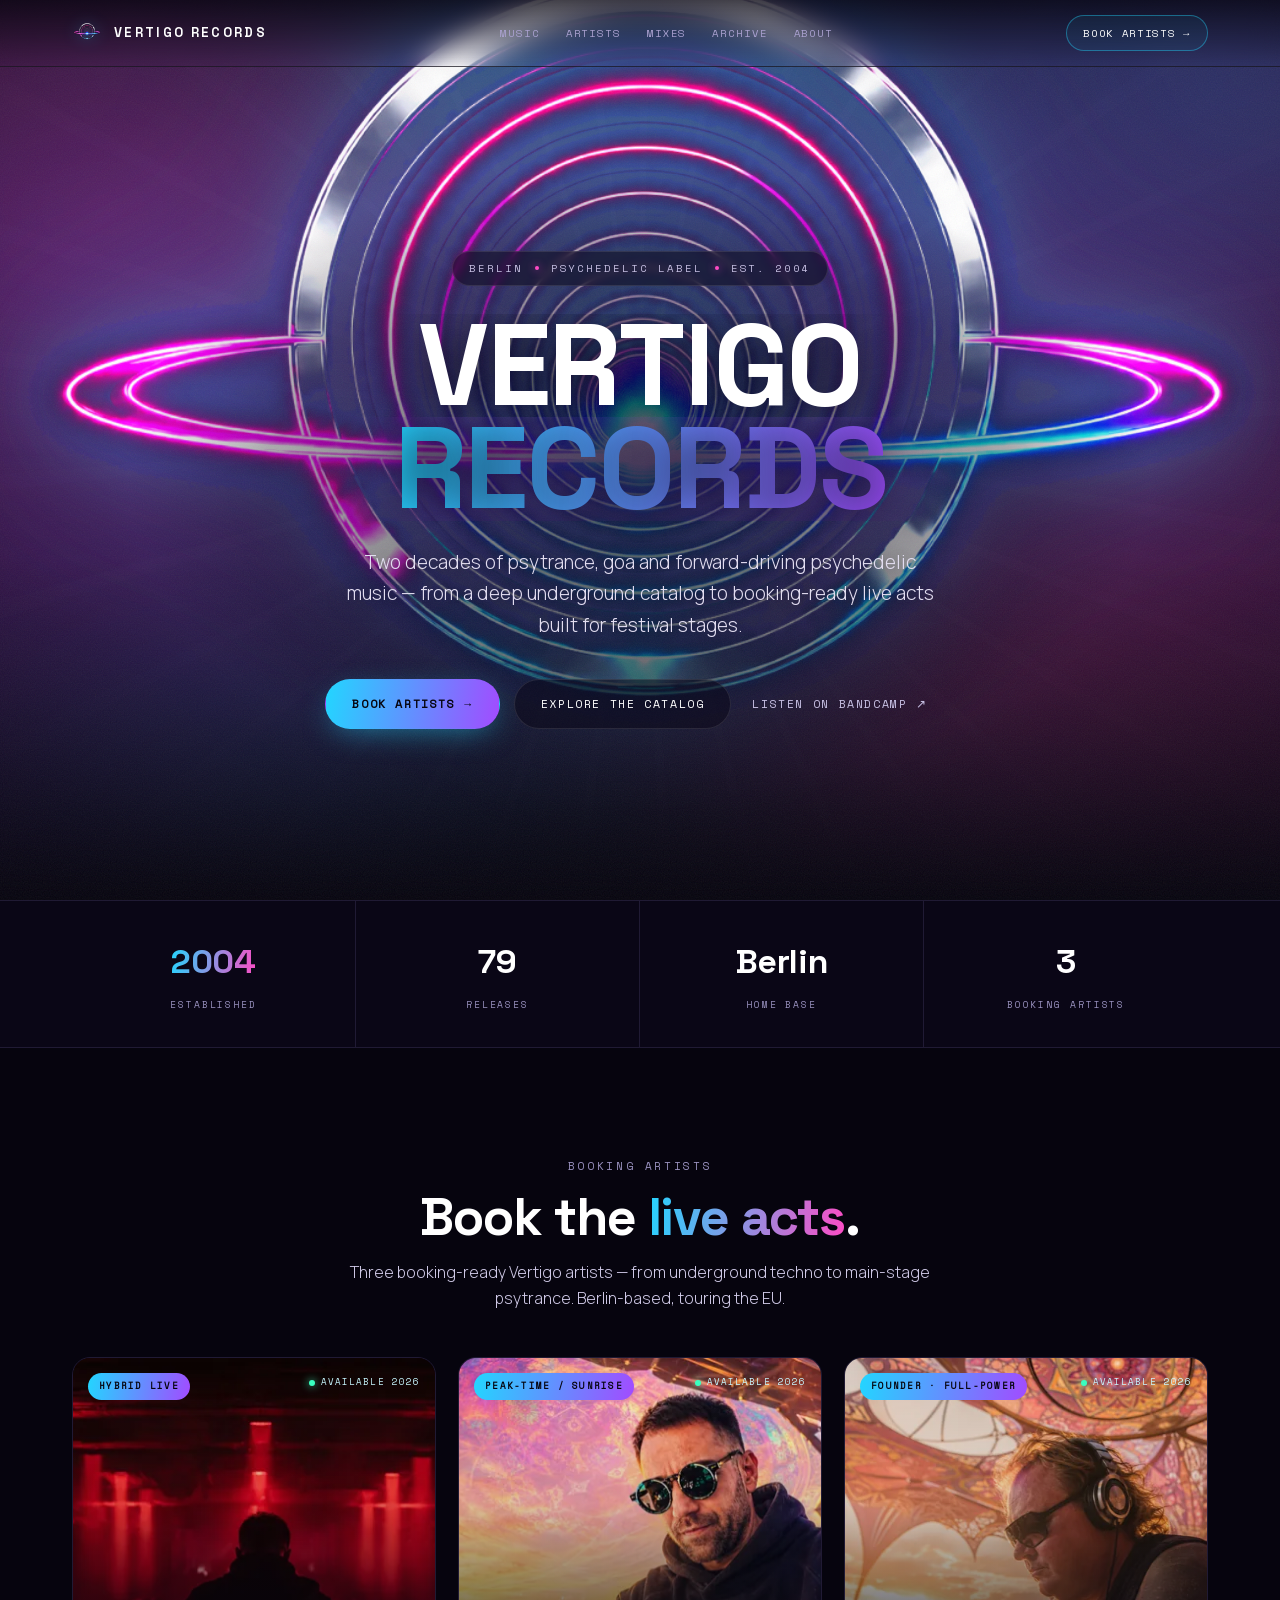
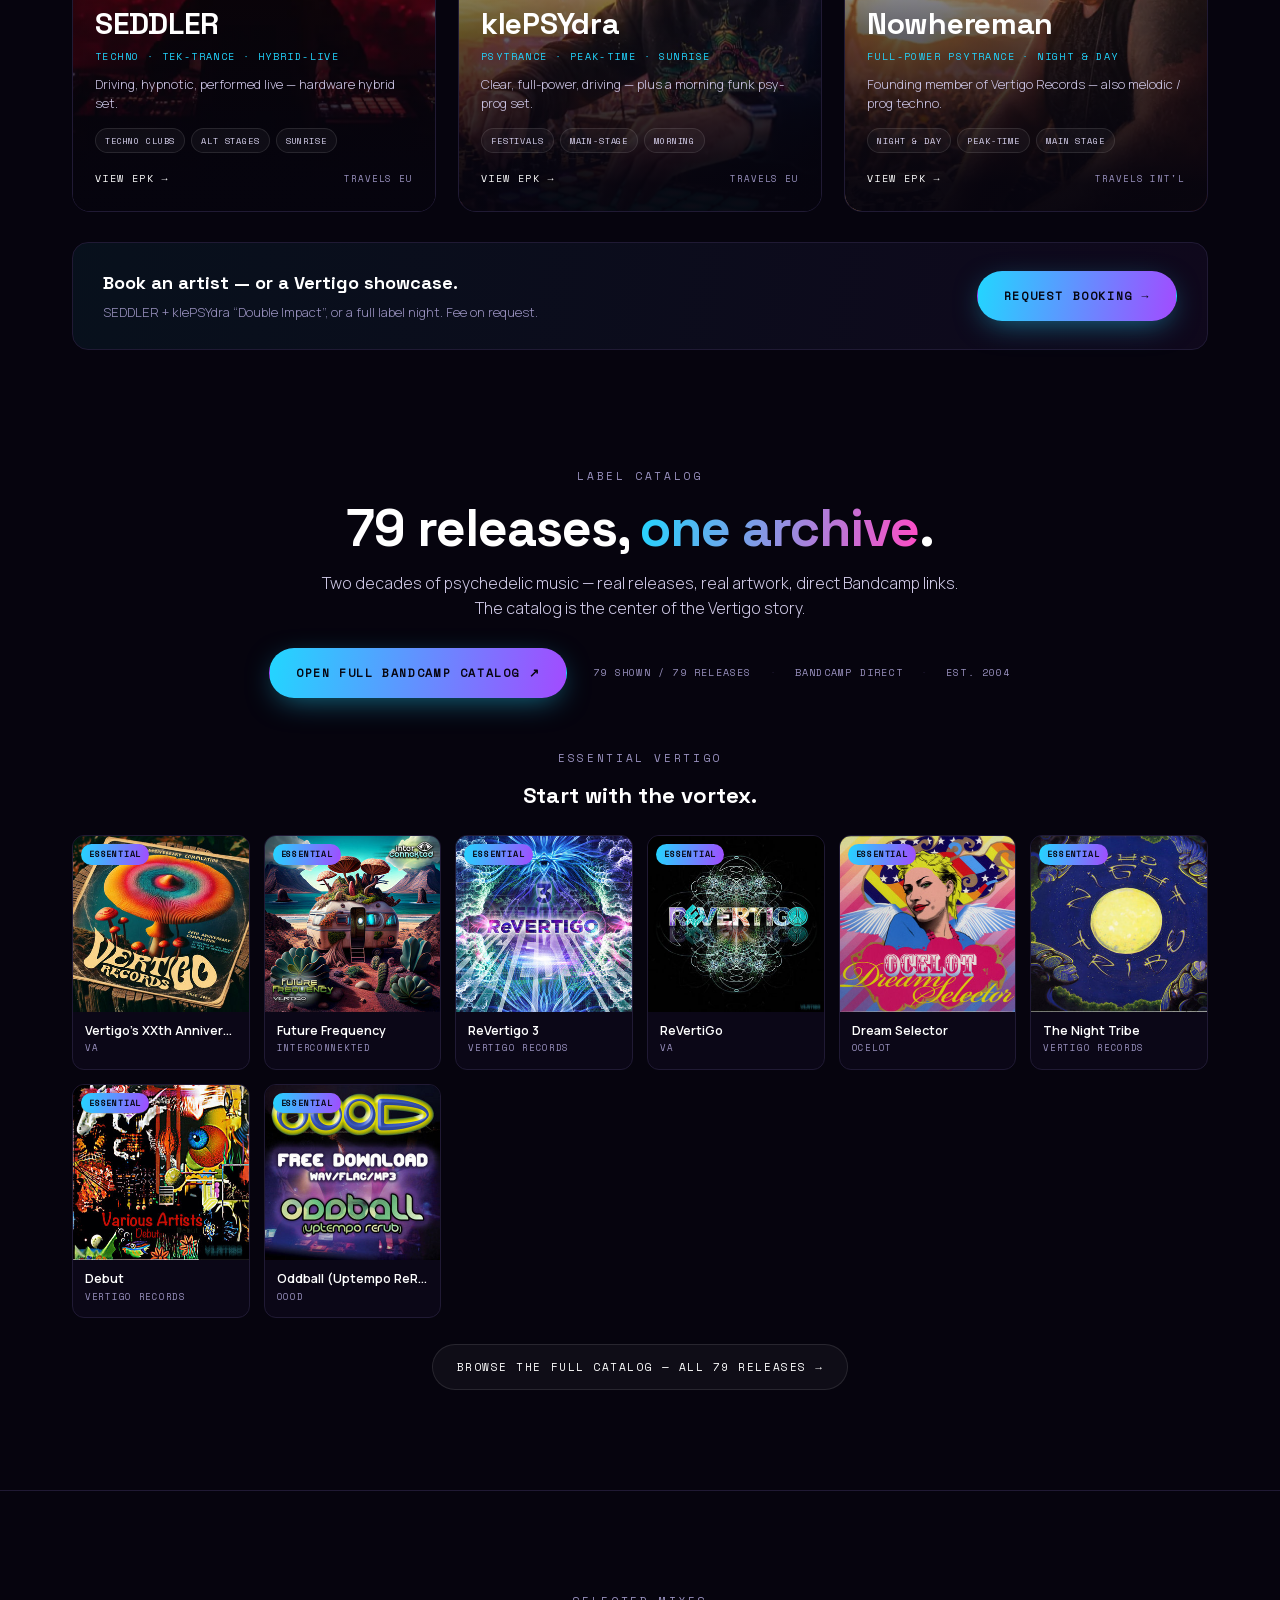
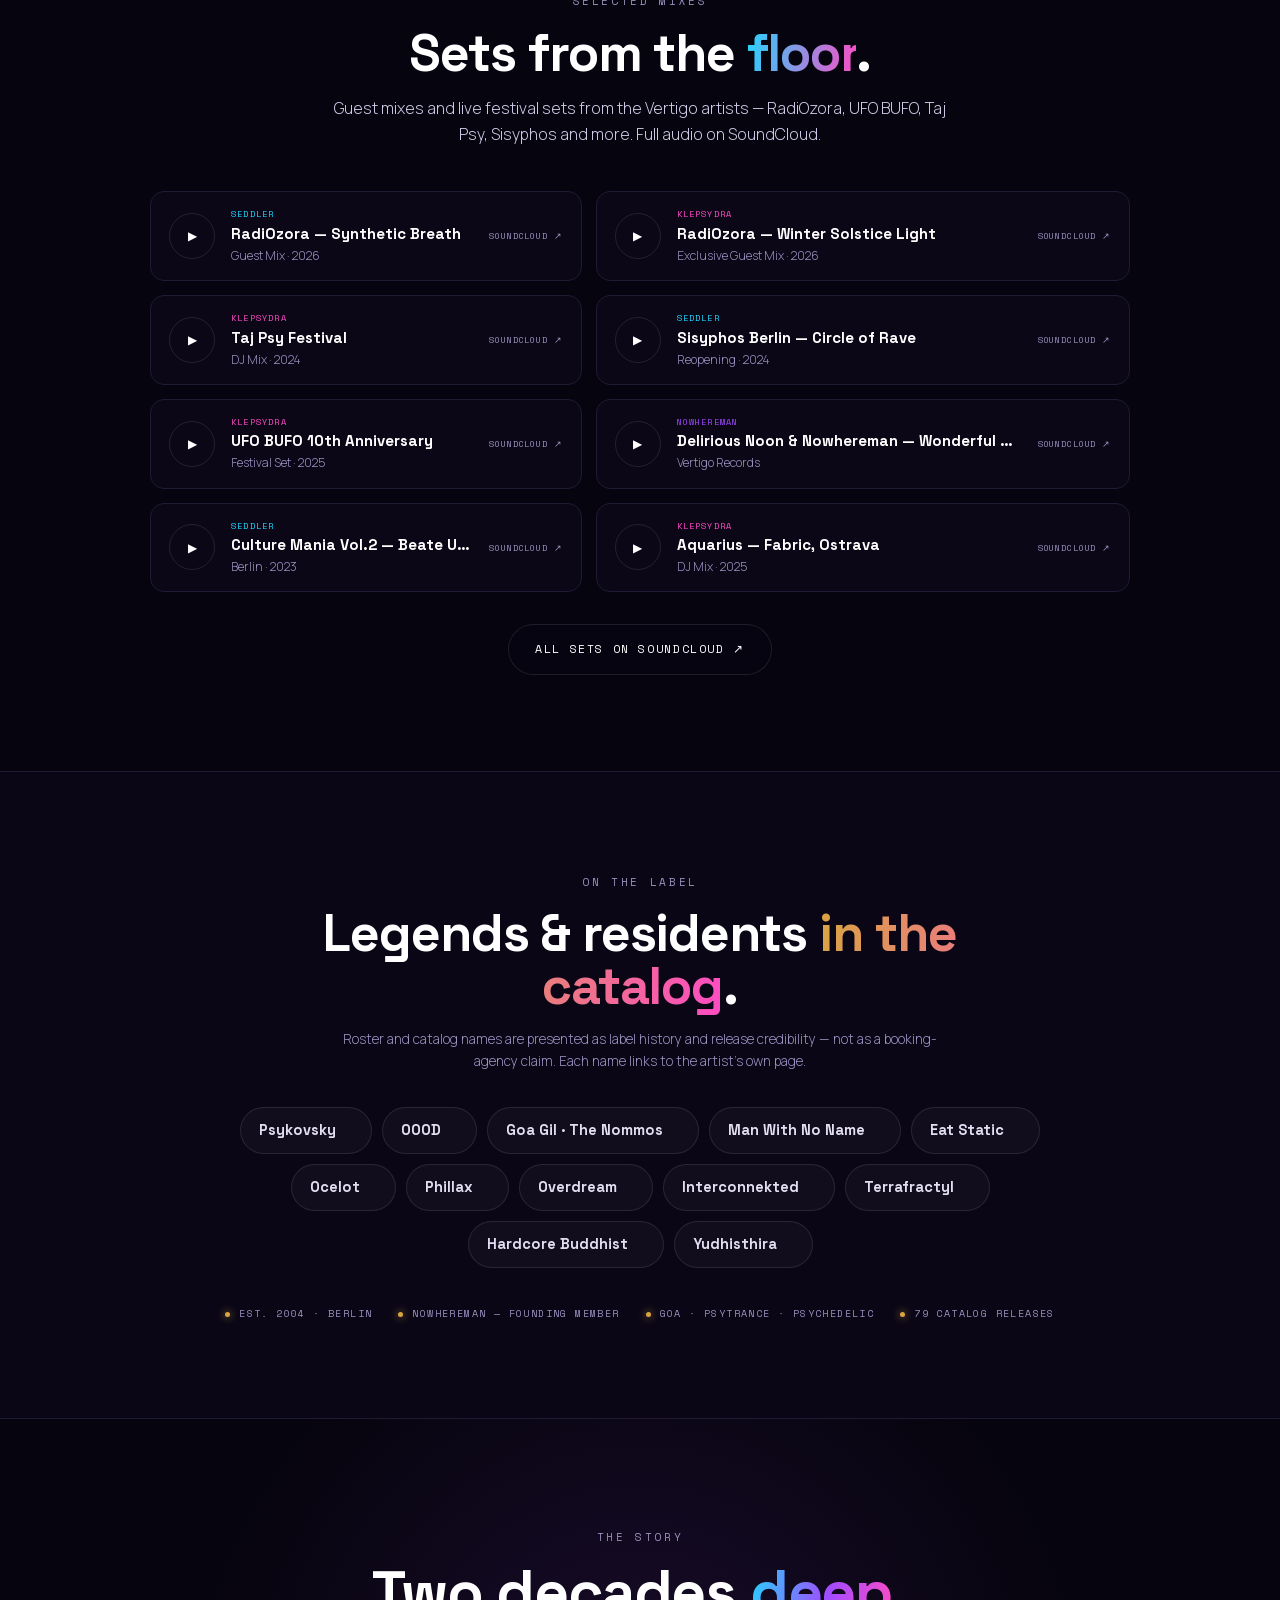
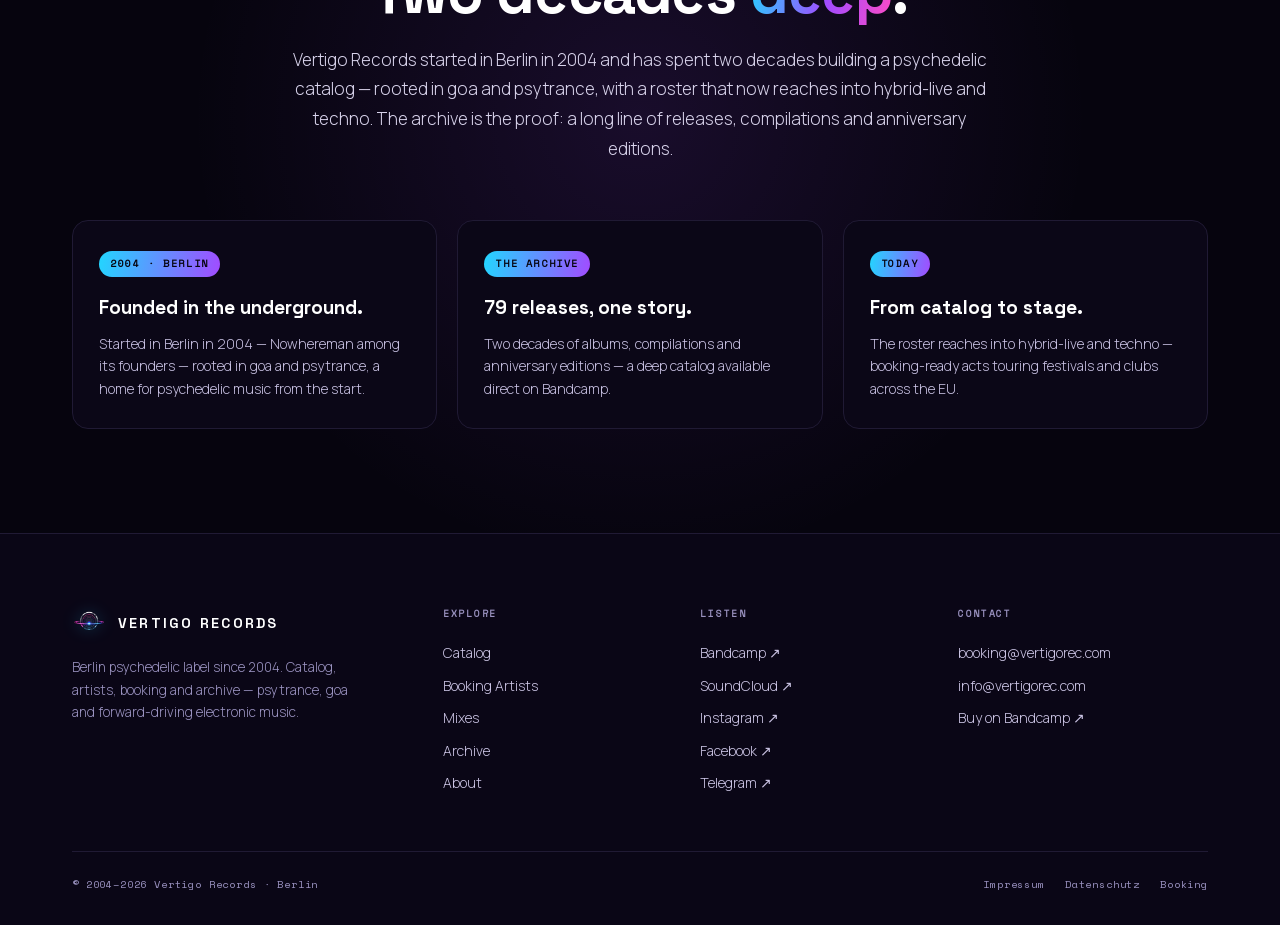
<file: index.html>
<!DOCTYPE html>
<html lang="en">
<head>
<meta charset="UTF-8">
<meta name="viewport" content="width=device-width, initial-scale=1.0">
<title>Vertigo Records — Berlin Psychedelic Label</title>
<meta name="description" content="Vertigo Records — Berlin psychedelic / psytrance label, est. 2004. Catalog, booking-ready artists, mixes, archive and direct support.">
<link rel="canonical" href="https://vertigorec.com/">
<link rel="icon" href="img/vertigo_logo.png">
<meta name="theme-color" content="#06040E">
<meta property="og:type" content="website">
<meta property="og:site_name" content="Vertigo Records">
<meta property="og:title" content="Vertigo Records — Berlin Psychedelic Label">
<meta property="og:description" content="Berlin psychedelic label since 2004 — catalog, booking-ready artists, mixes and archive.">
<meta property="og:url" content="https://vertigorec.com/">
<meta property="og:image" content="https://vertigorec.com/img/og/vertigo_og.png">
<meta property="og:image:width" content="2400">
<meta property="og:image:height" content="1260">
<meta name="twitter:card" content="summary_large_image">
<meta name="twitter:title" content="Vertigo Records — Berlin Psychedelic Label">
<meta name="twitter:description" content="Berlin psychedelic label since 2004 — catalog, booking-ready artists, mixes and archive.">
<meta name="twitter:image" content="https://vertigorec.com/img/og/vertigo_og.png">
<script type="application/ld+json">{"@context":"https://schema.org","@type":"Organization","name":"Vertigo Records","url":"https://vertigorec.com/","logo":"https://vertigorec.com/img/vertigo_logo.png","foundingDate":"2004","sameAs":["https://vertigorecords.bandcamp.com/","https://soundcloud.com/vertigo-records","https://www.instagram.com/vertigo.records/","https://www.facebook.com/VertigoRec","https://t.me/vertigo_records_psytrance"]}</script>
<link rel="stylesheet" href="fonts.css">
<style>
  :root{
    --void:#06040E; --void-2:#0A0616; --panel:#0B0717; --line:#201A34;
    --mist:#EDEAF6; --muted:#9A92C0;
    --cyan:#22D6FF; --magenta:#FF4BC4; --violet:#A24BFF; --gold:#D8A542;
    --edge:rgba(255,255,255,.10);
  }
  *{margin:0;padding:0;box-sizing:border-box}
  html{scroll-behavior:smooth}
  :target{scroll-margin-top:82px}
  body{
    background:var(--void);color:var(--mist);
    font-family:'Manrope',sans-serif;font-weight:300;line-height:1.6;
    -webkit-font-smoothing:antialiased;overflow-x:hidden;
  }
  a{color:inherit;text-decoration:none}
  .wrap{max-width:1200px;margin:0 auto;padding:0 32px}
  .mono{font-family:'Space Mono',monospace;letter-spacing:.24em;text-transform:uppercase;font-size:11px;color:var(--muted)}
  :focus-visible{outline:2px solid var(--cyan);outline-offset:3px;border-radius:4px}

  /* ── NAV ───────────────────────────── */
  .nav{position:fixed;top:0;left:0;right:0;z-index:40;
    background:linear-gradient(to bottom,rgba(6,4,14,.72),rgba(6,4,14,0));
    backdrop-filter:blur(14px);-webkit-backdrop-filter:blur(14px);
    border-bottom:1px solid rgba(255,255,255,.05)}
  .nav .wrap{height:66px;display:flex;align-items:center;justify-content:space-between;gap:24px}
  .nav-brand{display:flex;align-items:center;gap:12px}
  .nav-brand img{width:30px;height:30px;display:block;filter:drop-shadow(0 0 8px rgba(34,214,255,.4))}
  .nav-brand span{font-family:'Space Grotesk',sans-serif;font-weight:700;letter-spacing:.18em;font-size:13px;color:#fff}
  .nav-links{display:flex;gap:26px}
  .nav-links a{font-family:'Space Mono',monospace;font-size:10.5px;letter-spacing:.18em;text-transform:uppercase;color:#aaa1d0;transition:color .2s;position:relative}
  .nav-links a::after{content:'';position:absolute;left:0;bottom:-6px;width:0;height:1px;background:var(--cyan);transition:width .25s}
  .nav-links a:hover{color:#fff}
  .nav-links a:hover::after{width:100%}
  .nav-cta{font-family:'Space Mono',monospace;font-size:10.5px;letter-spacing:.16em;text-transform:uppercase;color:#fff;
    border:1px solid rgba(34,214,255,.4);padding:9px 16px;border-radius:999px;transition:all .25s;background:rgba(34,214,255,.06)}
  .nav-cta:hover{background:rgba(34,214,255,.16);border-color:var(--cyan)}
  .nav-links .m-book{display:none}
  .nav-toggle{display:none;flex-direction:column;align-items:center;justify-content:center;gap:5px;
    width:44px;height:40px;background:rgba(255,255,255,.03);border:1px solid var(--edge);border-radius:10px;cursor:pointer}
  .nav-toggle span{display:block;width:18px;height:2px;background:#fff;border-radius:2px;transition:transform .25s,opacity .2s}
  .nav.open .nav-toggle span:nth-child(1){transform:translateY(7px) rotate(45deg)}
  .nav.open .nav-toggle span:nth-child(2){opacity:0}
  .nav.open .nav-toggle span:nth-child(3){transform:translateY(-7px) rotate(-45deg)}

  /* ── HERO ──────────────────────────── */
  .hero{position:relative;min-height:100vh;display:flex;align-items:center;overflow:hidden;isolation:isolate}
  .hero-stage{position:absolute;inset:0;z-index:-4;will-change:transform}

  /* flowing psychedelic aurora across the whole hero */
  .aurora{position:absolute;inset:-25%;z-index:-6;filter:blur(70px);opacity:.55;pointer-events:none;
    background:
      radial-gradient(38% 38% at 22% 32%,rgba(162,75,255,.55),transparent 62%),
      radial-gradient(34% 34% at 82% 22%,rgba(34,214,255,.5),transparent 62%),
      radial-gradient(44% 44% at 68% 82%,rgba(255,75,196,.5),transparent 62%),
      radial-gradient(34% 34% at 30% 78%,rgba(34,214,255,.42),transparent 62%);
    animation:drift 26s ease-in-out infinite alternate}
  @keyframes drift{0%{transform:translate(-3%,-2%) rotate(0deg) scale(1)}
    50%{transform:translate(3%,2%) rotate(6deg) scale(1.12)}
    100%{transform:translate(-2%,3%) rotate(-5deg) scale(1.06)}}

  /* rotating god-rays from the core */
  .rays{position:absolute;top:47%;left:50%;transform:translate(-50%,-50%);z-index:-5;
    width:200vmax;height:200vmax;pointer-events:none;mix-blend-mode:screen;opacity:.4;
    background:repeating-conic-gradient(from 0deg,rgba(255,255,255,.06) 0deg 1.4deg,transparent 1.4deg 11deg);
    -webkit-mask:radial-gradient(circle at center,#000 6%,rgba(0,0,0,.35) 26%,transparent 52%);
    mask:radial-gradient(circle at center,#000 6%,rgba(0,0,0,.35) 26%,transparent 52%);
    animation:spin 140s linear infinite}

  /* the REAL Vertigo emblem = the tunnel. base slow spin; scroll pulls into the core */
  .emblem-wrap{position:absolute;top:47%;left:50%;transform:translate(-50%,-50%);z-index:-4;
    width:min(150vmin,1440px);aspect-ratio:1;will-change:transform,opacity}
  .emblem{width:100%;height:100%;display:block;
    filter:drop-shadow(0 0 90px rgba(162,75,255,.6)) drop-shadow(0 0 40px rgba(34,214,255,.45)) brightness(1.16) saturate(1.22);
    animation:spin 52s linear infinite}
  @keyframes spin{to{transform:rotate(360deg)}}

  /* breathing core — the "beat" behind the tunnel */
  .core{position:absolute;top:47%;left:50%;transform:translate(-50%,-50%);z-index:-5;
    width:62vmax;height:62vmax;border-radius:50%;pointer-events:none;
    background:radial-gradient(circle,rgba(34,214,255,.45),rgba(162,75,255,.18) 40%,transparent 68%);
    filter:blur(34px);animation:beat 2.3s ease-in-out infinite}
  @keyframes beat{0%,100%{transform:translate(-50%,-50%) scale(1);opacity:.6}50%{transform:translate(-50%,-50%) scale(1.16);opacity:1}}

  /* shockwave rings emanating from the core */
  .pulses{position:absolute;top:47%;left:50%;transform:translate(-50%,-50%);z-index:-4;
    width:min(150vmin,1440px);aspect-ratio:1;pointer-events:none}
  .pulse{position:absolute;inset:0;margin:auto;width:30%;height:30%;border-radius:50%;
    border:1.5px solid rgba(34,214,255,.55);opacity:0;animation:shock 4s ease-out infinite}
  .pulse:nth-child(2){animation-delay:1.3s;border-color:rgba(255,75,196,.55)}
  .pulse:nth-child(3){animation-delay:2.6s;border-color:rgba(162,75,255,.55)}
  @keyframes shock{0%{transform:scale(.32);opacity:0}12%{opacity:.75}100%{transform:scale(2.7);opacity:0}}

  /* soft conic bloom bleeding the neon into the page */
  .vortex{position:absolute;top:47%;left:50%;width:150vmax;height:150vmax;translate:-50% -50%;z-index:-5;
    background:conic-gradient(from 0deg,
      rgba(34,214,255,.24), rgba(162,75,255,.3), rgba(255,75,196,.24),
      rgba(34,214,255,.13), rgba(162,75,255,.3), rgba(255,75,196,.24), rgba(34,214,255,.24));
    filter:blur(85px);opacity:.95;animation:spin 30s linear infinite reverse}

  /* drifting particle field */
  .stars{position:absolute;inset:0;z-index:-4;pointer-events:none}
  .stars span{position:absolute;top:0;left:0;width:2px;height:2px;border-radius:50%;background:#fff;opacity:0;animation:float 14s linear infinite}
  @keyframes float{0%{opacity:0;transform:translateY(20px)}10%{opacity:.7}90%{opacity:.7}100%{opacity:0;transform:translateY(-120px)}}

  /* vignette keeps text legible + cinematic */
  .hero::before{content:'';position:absolute;inset:0;z-index:-3;
    background:
      radial-gradient(ellipse 50% 44% at 50% 53%,rgba(6,4,14,.74),rgba(6,4,14,.34) 58%,transparent 80%),
      radial-gradient(ellipse 120% 92% at 50% 46%,transparent 42%,rgba(6,4,14,.5) 84%,var(--void) 100%),
      linear-gradient(to bottom,transparent 62%,var(--void) 100%)}
  /* film grain + faint scanlines */
  .hero::after{content:'';position:absolute;inset:0;z-index:-2;opacity:.07;pointer-events:none;
    background-image:url("data:image/svg+xml,%3Csvg xmlns='http://www.w3.org/2000/svg' width='140' height='140'%3E%3Cfilter id='n'%3E%3CfeTurbulence type='fractalNoise' baseFrequency='0.85' numOctaves='3'/%3E%3C/filter%3E%3Crect width='100%25' height='100%25' filter='url(%23n)'/%3E%3C/svg%3E"),
      repeating-linear-gradient(rgba(255,255,255,.02) 0 1px,transparent 1px 3px)}

  .hero-inner{padding-top:80px;max-width:900px;margin:0 auto;text-align:center;position:relative}
  .hero-eyebrow{display:inline-flex;align-items:center;gap:12px;margin-bottom:28px;
    padding:8px 16px;border:1px solid var(--edge);border-radius:999px;background:rgba(8,5,20,.5);backdrop-filter:blur(4px)}
  .hero-eyebrow .mono{font-size:10.5px;letter-spacing:.28em;color:#c8c1e4}
  .hero-eyebrow .sep{width:4px;height:4px;border-radius:50%;background:var(--magenta);box-shadow:0 0 8px var(--magenta)}

  .hero h1{font-family:'Space Grotesk',sans-serif;font-weight:700;color:#fff;
    font-size:clamp(52px,9vw,124px);line-height:.9;letter-spacing:-.02em;margin-bottom:26px;
    text-shadow:0 4px 40px rgba(6,4,14,.7);animation:chroma 7s steps(1,end) infinite}
  @keyframes chroma{
    0%,90%,100%{text-shadow:0 4px 40px rgba(6,4,14,.7)}
    91%{text-shadow:-3px 0 var(--magenta),3px 0 var(--cyan),0 4px 40px rgba(6,4,14,.7)}
    93%{text-shadow:3px 0 var(--magenta),-3px 0 var(--cyan),0 4px 40px rgba(6,4,14,.7)}
    95%{text-shadow:-2px 0 var(--cyan),2px 0 var(--magenta),0 4px 40px rgba(6,4,14,.7)}
    97%{text-shadow:0 4px 40px rgba(6,4,14,.7)}}
  .hero h1 .line{display:block;overflow:hidden}
  .hero h1 .word{display:inline-block;transform:translateY(105%);opacity:0;
    animation:rise 1s cubic-bezier(.2,.7,.2,1) forwards}
  .hero h1 .word.w2{animation-delay:.1s}
  .hero h1 em{font-style:normal;background:linear-gradient(100deg,var(--cyan),var(--violet) 52%,var(--magenta));
    background-size:200% auto;-webkit-background-clip:text;background-clip:text;-webkit-text-fill-color:transparent;
    animation:sheen 8s ease-in-out infinite;filter:drop-shadow(0 0 34px rgba(162,75,255,.4))}
  @keyframes sheen{0%,100%{background-position:0% 50%}50%{background-position:100% 50%}}
  @keyframes rise{to{transform:translateY(0);opacity:1}}

  .hero-sub{font-size:clamp(15px,1.5vw,19px);color:#e2ddf0;max-width:600px;margin:0 auto 38px;line-height:1.65;
    opacity:0;animation:fade 1s ease .55s forwards;text-shadow:0 2px 20px rgba(6,4,14,.8)}
  @keyframes fade{to{opacity:1}}

  .hero-cta{display:flex;flex-wrap:wrap;gap:14px;justify-content:center;opacity:0;animation:fade 1s ease .75s forwards}
  .btn{font-family:'Space Mono',monospace;font-size:11.5px;letter-spacing:.14em;text-transform:uppercase;
    padding:15px 26px;border-radius:999px;transition:all .25s;border:1px solid transparent;display:inline-flex;align-items:center;gap:9px;cursor:pointer}
  .btn.primary{background:linear-gradient(100deg,var(--cyan),var(--violet));color:#06040e;font-weight:700;
    box-shadow:0 8px 30px -8px rgba(34,214,255,.55)}
  .btn.primary:hover{transform:translateY(-2px);box-shadow:0 16px 44px -8px rgba(162,75,255,.65)}
  .btn.secondary{border-color:var(--edge);color:#fff;background:rgba(8,5,20,.5)}
  .btn.secondary:hover{border-color:var(--cyan);background:rgba(34,214,255,.10)}
  .btn.ghost{color:#c8c1e4;border-color:transparent;padding-left:6px}
  .btn.ghost:hover{color:#fff}

  /* ── PROOF STRIP ───────────────────── */
  .proof{position:relative;z-index:2;border-top:1px solid var(--line);border-bottom:1px solid var(--line);background:var(--void-2)}
  .proof .wrap{display:grid;grid-template-columns:repeat(4,1fr);gap:0}
  .proof-item{padding:34px 24px;text-align:center;border-right:1px solid var(--line)}
  .proof-item:last-child{border-right:0}
  .proof-num{font-family:'Space Grotesk',sans-serif;font-weight:700;font-size:34px;color:#fff;letter-spacing:-.01em}
  .proof-num em{font-style:normal;background:linear-gradient(100deg,var(--cyan),var(--magenta));-webkit-background-clip:text;background-clip:text;-webkit-text-fill-color:transparent}
  .proof-lab{margin-top:8px;font-family:'Space Mono',monospace;font-size:9.5px;letter-spacing:.2em;text-transform:uppercase;color:var(--muted)}

  /* ── BOOKING ARTISTS ───────────────── */
  .artists{position:relative;padding:104px 0 96px}
  .artists .head{max-width:640px;margin:0 auto 46px;text-align:center}
  .artists .head h2{font-family:'Space Grotesk',sans-serif;font-weight:700;color:#fff;
    font-size:clamp(30px,4.4vw,52px);line-height:1.02;letter-spacing:-.02em;margin:14px 0 16px}
  .artists .head h2 em{font-style:normal;background:linear-gradient(100deg,var(--cyan),var(--magenta));-webkit-background-clip:text;background-clip:text;-webkit-text-fill-color:transparent}
  .artists .head p{color:#cfc9e6;font-size:16px;line-height:1.6}
  .art-grid{display:grid;grid-template-columns:repeat(3,1fr);gap:22px}
  .art-card{position:relative;display:block;border-radius:18px;overflow:hidden;isolation:isolate;
    border:1px solid var(--line);background:var(--panel);aspect-ratio:4/5;
    transition:transform .3s,border-color .3s,box-shadow .3s}
  .art-card img{position:absolute;inset:0;width:100%;height:100%;object-fit:cover;z-index:-2;transition:transform .6s ease}
  .art-card::after{content:'';position:absolute;inset:0;z-index:-1;
    background:linear-gradient(to top,rgba(6,4,14,.97) 6%,rgba(6,4,14,.62) 40%,rgba(6,4,14,.12) 68%,transparent 100%)}
  .art-card:hover{transform:translateY(-6px);border-color:rgba(34,214,255,.5);box-shadow:0 24px 64px -24px rgba(162,75,255,.6)}
  .art-card:hover img{transform:scale(1.06)}
  .art-tag{position:absolute;top:15px;left:15px;z-index:2;font-family:'Space Mono',monospace;font-size:9px;
    letter-spacing:.14em;text-transform:uppercase;color:#06040e;font-weight:700;padding:6px 11px;border-radius:999px;
    background:linear-gradient(100deg,var(--cyan),var(--violet))}
  .art-avail{position:absolute;top:17px;right:15px;z-index:2;font-family:'Space Mono',monospace;font-size:9px;
    letter-spacing:.12em;text-transform:uppercase;color:#c8f7ff;display:inline-flex;align-items:center;gap:6px}
  .art-avail::before{content:'';width:6px;height:6px;border-radius:50%;background:#3affc0;box-shadow:0 0 8px #3affc0}
  .art-body{position:absolute;left:0;right:0;bottom:0;z-index:2;padding:22px 22px 24px}
  .art-name{font-family:'Space Grotesk',sans-serif;font-weight:700;color:#fff;font-size:30px;letter-spacing:-.01em;line-height:1}
  .art-genre{margin-top:10px;font-family:'Space Mono',monospace;font-size:10px;letter-spacing:.14em;text-transform:uppercase;color:var(--cyan)}
  .art-line{margin-top:10px;font-size:13px;color:#cbc4e4;line-height:1.5}
  .art-chips{margin-top:14px;display:flex;flex-wrap:wrap;gap:6px}
  .art-chips span{font-family:'Space Mono',monospace;font-size:8.5px;letter-spacing:.1em;text-transform:uppercase;
    color:#d8d2ef;padding:5px 9px;border-radius:999px;border:1px solid var(--edge);background:rgba(255,255,255,.04)}
  .art-foot{margin-top:18px;display:flex;align-items:center;justify-content:space-between}
  .art-foot .go{font-family:'Space Mono',monospace;font-size:10px;letter-spacing:.14em;text-transform:uppercase;color:#fff;display:inline-flex;align-items:center;gap:7px}
  .art-card:hover .art-foot .go{color:var(--cyan)}
  .art-foot .sc{font-family:'Space Mono',monospace;font-size:9px;letter-spacing:.1em;text-transform:uppercase;color:var(--muted)}

  .book-bar{margin-top:30px;display:flex;flex-wrap:wrap;gap:18px 26px;align-items:center;justify-content:space-between;
    padding:26px 30px;border:1px solid var(--line);border-radius:16px;
    background:linear-gradient(100deg,rgba(34,214,255,.06),rgba(162,75,255,.06))}
  .book-bar .bt{font-family:'Space Grotesk',sans-serif;font-weight:600;color:#fff;font-size:18px}
  .book-bar .bd{font-size:13px;color:var(--muted);margin-top:4px}

  @media (max-width:860px){ .art-grid{grid-template-columns:1fr;max-width:420px;margin:0 auto} }

  /* ── CATALOG GRID ──────────────────── */
  .catalog{position:relative;padding:16px 0 100px}
  .catalog .head{max-width:660px;margin:0 auto 26px;text-align:center}
  .catalog .head h2{font-family:'Space Grotesk',sans-serif;font-weight:700;color:#fff;
    font-size:clamp(30px,4.4vw,52px);line-height:1.02;letter-spacing:-.02em;margin:14px 0 16px}
  .catalog .head h2 em{font-style:normal;background:linear-gradient(100deg,var(--cyan),var(--magenta));-webkit-background-clip:text;background-clip:text;-webkit-text-fill-color:transparent}
  .catalog .head p{color:#cfc9e6;font-size:16px;line-height:1.6}
  .catalog-top{display:flex;flex-wrap:wrap;gap:16px 26px;align-items:center;justify-content:center;margin-bottom:6px}
  .catalog-stats{display:flex;flex-wrap:wrap;gap:8px 18px;justify-content:center;
    font-family:'Space Mono',monospace;font-size:10px;letter-spacing:.12em;text-transform:uppercase;color:var(--muted)}
  .catalog-stats span{display:inline-flex;align-items:center;gap:8px}
  .catalog-stats span+span::before{content:'·';margin-right:10px;color:var(--line)}
  .catalog-sub{text-align:center;margin:46px 0 22px}
  .catalog-sub h3{font-family:'Space Grotesk',sans-serif;font-weight:700;font-size:22px;color:#fff;margin-top:8px}

  .essential-grid,.catalog-grid{display:grid;grid-template-columns:repeat(auto-fill,minmax(158px,1fr));gap:14px}
  .catalog-card{position:relative;display:block;border-radius:12px;overflow:hidden;border:1px solid var(--line);
    background:var(--panel);transition:transform .25s,border-color .25s,box-shadow .25s}
  .catalog-card:hover{transform:translateY(-4px);border-color:rgba(34,214,255,.5);box-shadow:0 16px 40px -16px rgba(162,75,255,.55)}
  .catalog-cover{position:relative;display:block;aspect-ratio:1;overflow:hidden}
  .catalog-cover img{width:100%;height:100%;object-fit:cover;display:block;transition:transform .4s ease}
  .catalog-card:hover .catalog-cover img{transform:scale(1.06)}
  .catalog-badge{position:absolute;top:8px;left:8px;z-index:2;font-family:'Space Mono',monospace;font-size:8px;
    letter-spacing:.1em;text-transform:uppercase;padding:4px 8px;border-radius:999px;
    background:rgba(6,4,14,.7);-webkit-backdrop-filter:blur(4px);backdrop-filter:blur(4px);color:#e7e2f5;border:1px solid var(--edge)}
  .catalog-badge.essential{background:linear-gradient(100deg,var(--cyan),var(--violet));color:#06040e;border:0;font-weight:700}
  .catalog-badge.va{color:#c8f7ff}
  .catalog-hover{position:absolute;inset:0;display:flex;align-items:center;justify-content:center;
    background:rgba(6,4,14,.5);opacity:0;transition:opacity .25s}
  .catalog-hover span{font-family:'Space Mono',monospace;font-size:9.5px;letter-spacing:.16em;text-transform:uppercase;
    color:#fff;border:1px solid var(--cyan);padding:8px 14px;border-radius:999px}
  .catalog-card:hover .catalog-hover{opacity:1}
  .catalog-cap{display:block;padding:11px 12px 13px}
  .catalog-cap strong{display:block;font-size:12.5px;color:#fff;font-weight:600;line-height:1.25;white-space:nowrap;overflow:hidden;text-overflow:ellipsis}
  .catalog-cap em{display:block;margin-top:3px;font-style:normal;font-family:'Space Mono',monospace;font-size:9px;letter-spacing:.08em;text-transform:uppercase;color:var(--muted)}

  .catalog-toggle-wrap{text-align:center;margin-top:26px}
  .catalog-toggle{font-family:'Space Mono',monospace;font-size:11px;letter-spacing:.14em;text-transform:uppercase;color:#fff;
    background:rgba(255,255,255,.04);border:1px solid var(--edge);padding:14px 24px;border-radius:999px;cursor:pointer;transition:all .25s}
  .catalog-toggle:hover{border-color:var(--cyan);background:rgba(34,214,255,.08)}
  .catalog-full{margin-top:30px}
  .catalog-controls{display:flex;flex-wrap:wrap;gap:14px;align-items:center;justify-content:space-between;margin-bottom:22px}
  .catalog-filters{display:flex;gap:8px;flex-wrap:wrap}
  .catalog-filter{font-family:'Space Mono',monospace;font-size:9.5px;letter-spacing:.12em;text-transform:uppercase;color:#c8c1e4;
    background:rgba(255,255,255,.03);border:1px solid var(--edge);padding:9px 13px;border-radius:999px;cursor:pointer;transition:all .2s}
  .catalog-filter:hover{color:#fff}
  .catalog-filter.is-active{border-color:rgba(34,214,255,.55);color:#fff;background:rgba(34,214,255,.12)}
  .catalog-search{font-family:'Space Mono',monospace;font-size:11px;color:#fff;background:rgba(255,255,255,.03);
    border:1px solid var(--edge);padding:11px 16px;border-radius:999px;min-width:210px;outline:none}
  .catalog-search:focus{border-color:var(--cyan)}
  .catalog-search::placeholder{color:var(--muted)}
  .catalog-empty{display:none;text-align:center;margin-top:26px;color:#cbc4e4;font-size:14px}
  .catalog-empty a{color:var(--cyan)}

  /* quick-view modal */
  .qv-backdrop{position:fixed;inset:0;z-index:200;display:flex;align-items:center;justify-content:center;padding:24px;
    background:rgba(4,3,10,.8);-webkit-backdrop-filter:blur(8px);backdrop-filter:blur(8px);opacity:0;pointer-events:none;transition:opacity .22s}
  .qv-backdrop.open{opacity:1;pointer-events:auto}
  .qv{display:flex;max-width:640px;width:100%;background:var(--panel);border:1px solid var(--line);border-radius:18px;
    overflow:hidden;position:relative;transform:scale(.96);transition:transform .22s}
  .qv-backdrop.open .qv{transform:scale(1)}
  .qv-close{position:absolute;top:12px;right:14px;z-index:3;background:rgba(6,4,14,.5);border:1px solid var(--edge);color:#fff;
    width:34px;height:34px;border-radius:50%;font-size:20px;cursor:pointer;line-height:1}
  .qv-cover{flex:0 0 44%;min-height:230px;background:var(--void-2)}
  .qv-cover img{width:100%;height:100%;object-fit:cover;display:block}
  .qv-body{flex:1;padding:28px;display:flex;flex-direction:column;gap:8px}
  .qv-type{font-family:'Space Mono',monospace;font-size:9px;letter-spacing:.16em;text-transform:uppercase;color:var(--cyan)}
  .qv-title{font-family:'Space Grotesk',sans-serif;font-weight:700;font-size:22px;color:#fff;line-height:1.12}
  .qv-artist{font-family:'Space Mono',monospace;font-size:11px;letter-spacing:.1em;text-transform:uppercase;color:var(--muted)}
  .qv-desc{font-size:13.5px;color:#cbc4e4;line-height:1.6;margin-top:4px}
  .qv-actions{margin-top:auto;padding-top:18px}
  @media(max-width:560px){ .qv{flex-direction:column} .qv-cover{flex:0 0 auto;aspect-ratio:1;min-height:0} }

  /* ── MIXES ─────────────────────────── */
  .mixes{position:relative;padding:96px 0;border-top:1px solid var(--line)}
  .mixes .head{max-width:640px;margin:0 auto 44px;text-align:center}
  .mixes .head h2{font-family:'Space Grotesk',sans-serif;font-weight:700;color:#fff;
    font-size:clamp(30px,4.4vw,52px);line-height:1.02;letter-spacing:-.02em;margin:14px 0 16px}
  .mixes .head h2 em{font-style:normal;background:linear-gradient(100deg,var(--cyan),var(--magenta));-webkit-background-clip:text;background-clip:text;-webkit-text-fill-color:transparent}
  .mixes .head p{color:#cfc9e6;font-size:16px;line-height:1.6}
  .mix-grid{display:grid;grid-template-columns:repeat(2,1fr);gap:14px;max-width:980px;margin:0 auto}
  .mix{display:flex;align-items:center;gap:16px;padding:15px 18px;border:1px solid var(--line);border-radius:14px;
    background:var(--panel);transition:transform .25s,border-color .25s,box-shadow .25s}
  .mix:hover{transform:translateY(-3px);border-color:rgba(34,214,255,.5);box-shadow:0 16px 40px -18px rgba(162,75,255,.5)}
  .mix .play{flex:0 0 auto;width:46px;height:46px;border-radius:50%;display:flex;align-items:center;justify-content:center;
    border:1px solid var(--edge);color:#fff;font-size:12px;transition:all .25s}
  .mix .meta{flex:1;min-width:0}
  .mix .who{display:block;font-family:'Space Mono',monospace;font-size:8.5px;letter-spacing:.14em;text-transform:uppercase}
  .mix .t{display:block;font-family:'Space Grotesk',sans-serif;font-weight:600;font-size:15px;color:#fff;line-height:1.2;margin-top:4px;
    white-space:nowrap;overflow:hidden;text-overflow:ellipsis}
  .mix .ev{display:block;font-size:12px;color:var(--muted);margin-top:3px}
  .mix .sc{flex:0 0 auto;font-family:'Space Mono',monospace;font-size:8.5px;letter-spacing:.1em;text-transform:uppercase;color:var(--muted)}
  .mix.a-seddler .who{color:var(--cyan)}   .mix.a-seddler:hover .play{border-color:var(--cyan);background:rgba(34,214,255,.14);box-shadow:0 0 16px -2px rgba(34,214,255,.6)}
  .mix.a-klepsydra .who{color:var(--magenta)} .mix.a-klepsydra:hover .play{border-color:var(--magenta);background:rgba(255,75,196,.14);box-shadow:0 0 16px -2px rgba(255,75,196,.6)}
  .mix.a-nowhereman .who{color:var(--violet)} .mix.a-nowhereman:hover .play{border-color:var(--violet);background:rgba(162,75,255,.14);box-shadow:0 0 16px -2px rgba(162,75,255,.6)}
  .mixes-cta{text-align:center;margin-top:32px}
  @media(max-width:720px){ .mix-grid{grid-template-columns:1fr} }

  /* ── ARCHIVE ROSTER ────────────────── */
  .archive{position:relative;padding:96px 0;border-top:1px solid var(--line);background:var(--void-2)}
  .archive .head{max-width:660px;margin:0 auto 14px;text-align:center}
  .archive .head h2{font-family:'Space Grotesk',sans-serif;font-weight:700;color:#fff;
    font-size:clamp(30px,4.4vw,52px);line-height:1.02;letter-spacing:-.02em;margin:14px 0 16px}
  .archive .head h2 em{font-style:normal;background:linear-gradient(100deg,var(--gold),var(--magenta));-webkit-background-clip:text;background-clip:text;-webkit-text-fill-color:transparent}
  .archive .frame{max-width:600px;margin:0 auto 34px;text-align:center;font-size:13.5px;line-height:1.6;color:var(--muted)}
  .roster{display:flex;flex-wrap:wrap;gap:10px;justify-content:center;max-width:900px;margin:0 auto}
  .roster a{font-family:'Space Grotesk',sans-serif;font-weight:600;font-size:14.5px;color:#e2ddf0;
    padding:11px 18px;border-radius:999px;border:1px solid var(--edge);background:rgba(255,255,255,.03);
    transition:transform .2s,border-color .2s,color .2s,background .2s;display:inline-flex;align-items:center;gap:8px}
  .roster a .arr{opacity:0;font-size:11px;transition:opacity .2s;color:var(--cyan)}
  .roster a:hover{transform:translateY(-2px);border-color:rgba(34,214,255,.5);color:#fff;background:rgba(34,214,255,.08)}
  .roster a:hover .arr{opacity:1}
  .archive-facts{display:flex;flex-wrap:wrap;gap:10px 26px;justify-content:center;margin-top:38px;
    font-family:'Space Mono',monospace;font-size:10px;letter-spacing:.14em;text-transform:uppercase;color:var(--muted)}
  .archive-facts span{display:inline-flex;align-items:center;gap:9px}
  .archive-facts span::before{content:'';width:5px;height:5px;border-radius:50%;background:var(--gold);box-shadow:0 0 8px var(--gold)}

  /* ── STORY ─────────────────────────── */
  .story{position:relative;padding:104px 0;border-top:1px solid var(--line);overflow:hidden}
  .story::before{content:'';position:absolute;top:-30%;left:50%;transform:translateX(-50%);width:80vmax;height:80vmax;
    border-radius:50%;z-index:0;pointer-events:none;
    background:radial-gradient(circle,rgba(162,75,255,.12),transparent 62%)}
  .story .wrap{position:relative;z-index:1}
  .story .head{max-width:760px;margin:0 auto;text-align:center}
  .story .head h2{font-family:'Space Grotesk',sans-serif;font-weight:700;color:#fff;
    font-size:clamp(32px,5vw,60px);line-height:1;letter-spacing:-.02em;margin:14px 0 22px}
  .story .head h2 em{font-style:normal;background:linear-gradient(100deg,var(--cyan),var(--violet) 55%,var(--magenta));-webkit-background-clip:text;background-clip:text;-webkit-text-fill-color:transparent}
  .story .lead{max-width:700px;margin:0 auto;text-align:center;font-size:17px;color:#d7d2ea;line-height:1.75}
  .story-pillars{display:grid;grid-template-columns:repeat(3,1fr);gap:20px;margin-top:56px}
  .pillar{position:relative;padding:28px 26px;border:1px solid var(--line);border-radius:16px;background:var(--panel);
    transition:border-color .3s,transform .3s}
  .pillar:hover{border-color:rgba(34,214,255,.4);transform:translateY(-4px)}
  .pillar .era{font-family:'Space Mono',monospace;font-size:10px;letter-spacing:.16em;text-transform:uppercase;
    color:#06040e;font-weight:700;padding:5px 11px;border-radius:999px;display:inline-block;
    background:linear-gradient(100deg,var(--cyan),var(--violet))}
  .pillar h3{font-family:'Space Grotesk',sans-serif;font-weight:700;font-size:19px;color:#fff;margin:16px 0 10px}
  .pillar p{font-size:14px;color:#c6bfe0;line-height:1.6}
  @media(max-width:800px){ .story-pillars{grid-template-columns:1fr;max-width:440px;margin-left:auto;margin-right:auto} }

  /* ── FOOTER ────────────────────────── */
  .foot{position:relative;border-top:1px solid var(--line);background:var(--void-2);padding:72px 0 32px}
  .foot-top{display:grid;grid-template-columns:1.5fr 1fr 1fr 1.1fr;gap:30px}
  .foot-brand .fb{display:flex;align-items:center;gap:12px}
  .foot-brand .fb img{width:34px;height:34px;filter:drop-shadow(0 0 8px rgba(34,214,255,.4))}
  .foot-brand .fb span{font-family:'Space Grotesk',sans-serif;font-weight:700;letter-spacing:.16em;font-size:14px;color:#fff}
  .foot-brand p{margin-top:16px;max-width:300px;color:var(--muted);font-size:13.5px;line-height:1.65}
  .foot-col h4{font-family:'Space Mono',monospace;font-size:9.5px;letter-spacing:.18em;text-transform:uppercase;color:var(--muted);margin-bottom:16px}
  .foot-col a{display:block;color:#cbc4e4;font-size:14px;padding:5px 0;transition:color .2s}
  .foot-col a:hover{color:var(--cyan)}
  .foot-bottom{margin-top:52px;padding-top:24px;border-top:1px solid var(--line);
    display:flex;flex-wrap:wrap;gap:12px 22px;align-items:center;justify-content:space-between;
    font-family:'Space Mono',monospace;font-size:10.5px;letter-spacing:.08em;color:var(--muted)}
  .foot-bottom .fl{display:flex;flex-wrap:wrap;gap:20px}
  .foot-bottom a{color:var(--muted);transition:color .2s}
  .foot-bottom a:hover{color:var(--cyan)}
  @media(max-width:800px){ .foot-top{grid-template-columns:1fr 1fr;gap:34px 24px} .foot-brand{grid-column:1/-1} }
  @media(max-width:480px){ .foot-top{grid-template-columns:1fr} }

  .note{padding:60px 0 90px;text-align:center;color:var(--muted);font-size:13px}
  .note code{font-family:'Space Mono',monospace;color:#c8c1e4}

  @media (max-width:820px){
    .nav-toggle{display:flex}
    .nav-cta{display:none}
    .nav-links{position:fixed;top:66px;left:0;right:0;flex-direction:column;gap:0;
      background:rgba(8,5,20,.98);-webkit-backdrop-filter:blur(16px);backdrop-filter:blur(16px);
      border-bottom:1px solid var(--line);padding:10px 32px 22px;
      transform:translateY(-14px);opacity:0;pointer-events:none;transition:transform .25s,opacity .25s}
    .nav.open .nav-links{transform:translateY(0);opacity:1;pointer-events:auto}
    .nav-links a{padding:15px 0;font-size:13px;border-bottom:1px solid rgba(255,255,255,.05)}
    .nav-links a::after{display:none}
    .nav-links .m-book{display:block;margin-top:16px;border-bottom:0;text-align:center;color:#06040e;font-weight:700;
      background:linear-gradient(100deg,var(--cyan),var(--violet));padding:15px;border-radius:999px}
    .emblem-wrap,.pulses{width:min(150vmin,680px)}
    .core{width:80vmax;height:80vmax}
    .hero-inner{max-width:100%}
  }
  @media (max-width:720px){
    .proof .wrap{grid-template-columns:repeat(2,1fr)}
    .proof-item:nth-child(2){border-right:0}
    .proof-item:nth-child(1),.proof-item:nth-child(2){border-bottom:1px solid var(--line)}
    .hero h1{font-size:clamp(44px,15vw,80px)}
  }
  @media (prefers-reduced-motion:reduce){
    .vortex,.emblem,.core,.pulse,.rays,.aurora,.stars span,.hero h1,.hero h1 em{animation:none!important}
    .core,.pulse{opacity:0!important}
    .hero h1 .word{transform:none;opacity:1;animation:none}
    .hero-sub,.hero-cta{opacity:1;animation:none}
  }
</style>
</head>
<body>

  <nav class="nav" id="nav">
    <div class="wrap">
      <a class="nav-brand" href="#top" aria-label="Vertigo Records — home">
        <img src="img/logos/vertigo_emblem_nav.png" alt="" width="30" height="30">
        <span>VERTIGO RECORDS</span>
      </a>
      <div class="nav-links" id="navLinks">
        <a href="#catalog">Music</a>
        <a href="#booking">Artists</a>
        <a href="#mixes">Mixes</a>
        <a href="#archive">Archive</a>
        <a href="#about">About</a>
        <a class="m-book" href="#booking">Book Artists →</a>
      </div>
      <a class="nav-cta" href="#booking">Book Artists →</a>
      <button class="nav-toggle" type="button" aria-label="Menu" aria-expanded="false" aria-controls="navLinks">
        <span></span><span></span><span></span>
      </button>
    </div>
  </nav>

  <header class="hero">
    <div class="hero-stage" data-parallax>
      <div class="aurora" aria-hidden="true"></div>
      <div class="rays" aria-hidden="true"></div>
      <div class="vortex"></div>
      <div class="core"></div>
      <div class="pulses" aria-hidden="true"><span class="pulse"></span><span class="pulse"></span><span class="pulse"></span></div>
      <div class="emblem-wrap" data-scroll>
        <img class="emblem" src="img/logos/vertigo_emblem_hero.webp" alt="" width="1100" height="1100" fetchpriority="high">
      </div>
      <div class="stars" aria-hidden="true"></div>
    </div>
    <div class="wrap">
      <div class="hero-inner">
        <span class="hero-eyebrow">
          <span class="mono">Berlin</span><span class="sep"></span>
          <span class="mono">Psychedelic Label</span><span class="sep"></span>
          <span class="mono">Est. 2004</span>
        </span>
        <h1>
          <span class="line"><span class="word">VERTIGO</span></span>
          <span class="line"><span class="word w2"><em>RECORDS</em></span></span>
        </h1>
        <p class="hero-sub">
          Two decades of psytrance, goa and forward-driving psychedelic music — from a
          deep underground catalog to booking-ready live acts built for festival stages.
        </p>
        <div class="hero-cta">
          <a class="btn primary" href="#booking">Book Artists →</a>
          <a class="btn secondary" href="#catalog">Explore the Catalog</a>
          <a class="btn ghost" href="https://vertigorecords.bandcamp.com/music" target="_blank" rel="noopener">Listen on Bandcamp ↗</a>
        </div>
      </div>
    </div>
  </header>

  <section class="proof" aria-label="Label at a glance">
    <div class="wrap">
      <div class="proof-item"><div class="proof-num"><em>2004</em></div><div class="proof-lab">Established</div></div>
      <div class="proof-item"><div class="proof-num">79</div><div class="proof-lab">Releases</div></div>
      <div class="proof-item"><div class="proof-num">Berlin</div><div class="proof-lab">Home Base</div></div>
      <div class="proof-item"><div class="proof-num">3</div><div class="proof-lab">Booking Artists</div></div>
    </div>
  </section>

  <span id="artists" aria-hidden="true"></span>
  <section class="artists" id="booking" aria-label="Booking artists">
    <div class="wrap">
      <div class="head">
        <span class="mono">Booking Artists</span>
        <h2>Book the <em>live acts</em>.</h2>
        <p>Three booking-ready Vertigo artists — from underground techno to main-stage psytrance. Berlin-based, touring the EU.</p>
      </div>

      <div class="art-grid">

        <a class="art-card" href="seddler.html">
          <img src="img/seddler/card_hero.webp" alt="SEDDLER performing live" loading="lazy" style="object-position:center">
          <span class="art-tag">Hybrid Live</span>
          <span class="art-avail">Available 2026</span>
          <div class="art-body">
            <div class="art-name">SEDDLER</div>
            <div class="art-genre">Techno · Tek-Trance · Hybrid-live</div>
            <p class="art-line">Driving, hypnotic, performed live — hardware hybrid set.</p>
            <div class="art-chips"><span>Techno clubs</span><span>Alt stages</span><span>Sunrise</span></div>
            <div class="art-foot"><span class="go">View EPK →</span><span class="sc">Travels EU</span></div>
          </div>
        </a>

        <a class="art-card" href="klepsydra.html">
          <img src="img/klepsydra/card_hero.webp" alt="klePSYdra performing at a festival" loading="lazy" style="object-position:68% center">
          <span class="art-tag">Peak-time / Sunrise</span>
          <span class="art-avail">Available 2026</span>
          <div class="art-body">
            <div class="art-name">klePSYdra</div>
            <div class="art-genre">Psytrance · Peak-time · Sunrise</div>
            <p class="art-line">Clear, full-power, driving — plus a morning funk psy-prog set.</p>
            <div class="art-chips"><span>Festivals</span><span>Main-stage</span><span>Morning</span></div>
            <div class="art-foot"><span class="go">View EPK →</span><span class="sc">Travels EU</span></div>
          </div>
        </a>

        <a class="art-card" href="nowhereman.html">
          <img src="img/nowhereman/card_hero.webp" alt="Nowhereman performing at a festival" loading="lazy" style="object-position:center 28%">
          <span class="art-tag">Founder · Full-power</span>
          <span class="art-avail">Available 2026</span>
          <div class="art-body">
            <div class="art-name">Nowhereman</div>
            <div class="art-genre">Full-power Psytrance · Night &amp; Day</div>
            <p class="art-line">Founding member of Vertigo Records — also melodic / prog techno.</p>
            <div class="art-chips"><span>Night &amp; day</span><span>Peak-time</span><span>Main stage</span></div>
            <div class="art-foot"><span class="go">View EPK →</span><span class="sc">Travels int'l</span></div>
          </div>
        </a>

      </div>

      <div class="book-bar">
        <div>
          <div class="bt">Book an artist — or a Vertigo showcase.</div>
          <div class="bd">SEDDLER + klePSYdra “Double Impact”, or a full label night. Fee on request.</div>
        </div>
        <a class="btn primary" href="mailto:booking@vertigorec.com">Request Booking →</a>
      </div>
    </div>
  </section>

  <section class="catalog" id="catalog" aria-label="Label catalog">
    <div class="wrap">
      <div class="head">
        <span class="mono">Label Catalog</span>
        <h2>79 releases, <em>one archive</em>.</h2>
        <p>Two decades of psychedelic music — real releases, real artwork, direct Bandcamp links. The catalog is the center of the Vertigo story.</p>
      </div>

      <div class="catalog-top">
        <a class="btn primary" href="https://vertigorecords.bandcamp.com/music" target="_blank" rel="noopener">Open Full Bandcamp Catalog ↗</a>
        <div class="catalog-stats" aria-label="Catalog stats">
          <span data-catalog-count>79 releases</span><span>Bandcamp direct</span><span>Est. 2004</span>
        </div>
      </div>

      <div class="catalog-sub">
        <span class="mono">Essential Vertigo</span>
        <h3>Start with the vortex.</h3>
      </div>
      <div class="essential-grid" data-essential-grid></div>

      <div class="catalog-toggle-wrap" data-catalog-toggle-wrap>
        <button class="catalog-toggle" type="button" data-catalog-toggle>Browse the full catalog — all 79 releases →</button>
      </div>

      <div class="catalog-full" data-catalog-full hidden>
        <div class="catalog-controls">
          <div class="catalog-filters" aria-label="Catalog filters">
            <button class="catalog-filter is-active" type="button" data-filter="all">All</button>
            <button class="catalog-filter" type="button" data-filter="essential">Essential</button>
            <button class="catalog-filter" type="button" data-filter="compilation">VA / Compilations</button>
            <button class="catalog-filter" type="button" data-filter="artist">Artist Albums</button>
            <button class="catalog-filter" type="button" data-filter="single">Singles / EPs</button>
            <button class="catalog-filter" type="button" data-filter="archive">Archive Series</button>
          </div>
          <input class="catalog-search" type="search" data-catalog-search placeholder="Search catalog" aria-label="Search catalog">
        </div>
        <div class="catalog-grid" data-catalog-grid aria-live="polite"></div>
        <p class="catalog-empty" data-catalog-empty>Nothing matches that filter yet — <a href="https://vertigorecords.bandcamp.com/music" target="_blank" rel="noopener">browse the full catalog on Bandcamp ↗</a></p>
      </div>
    </div>
  </section>

  <section class="mixes" id="mixes" aria-label="Selected mixes">
    <div class="wrap">
      <div class="head">
        <span class="mono">Selected Mixes</span>
        <h2>Sets from the <em>floor</em>.</h2>
        <p>Guest mixes and live festival sets from the Vertigo artists — RadiOzora, UFO BUFO, Taj Psy, Sisyphos and more. Full audio on SoundCloud.</p>
      </div>

      <div class="mix-grid">
        <a class="mix a-seddler" href="https://soundcloud.com/seddler/seddler-synthetic-breath-radiozora-guest-mix" target="_blank" rel="noopener">
          <span class="play" aria-hidden="true">▶</span>
          <span class="meta"><span class="who">SEDDLER</span><span class="t">RadiOzora — Synthetic Breath</span><span class="ev">Guest Mix · 2026</span></span>
          <span class="sc">SoundCloud ↗</span>
        </a>
        <a class="mix a-klepsydra" href="https://soundcloud.com/klepsydramusic/winter-solstice-light-radiozora-exclusive-guest-mix" target="_blank" rel="noopener">
          <span class="play" aria-hidden="true">▶</span>
          <span class="meta"><span class="who">klePSYdra</span><span class="t">RadiOzora — Winter Solstice Light</span><span class="ev">Exclusive Guest Mix · 2026</span></span>
          <span class="sc">SoundCloud ↗</span>
        </a>
        <a class="mix a-klepsydra" href="https://soundcloud.com/klepsydramusic/klepsydra-taj-psy-festival-dj-mix-2024" target="_blank" rel="noopener">
          <span class="play" aria-hidden="true">▶</span>
          <span class="meta"><span class="who">klePSYdra</span><span class="t">Taj Psy Festival</span><span class="ev">DJ Mix · 2024</span></span>
          <span class="sc">SoundCloud ↗</span>
        </a>
        <a class="mix a-seddler" href="https://soundcloud.com/seddler/morning-techno-ymphony-circle-of-rave-sisyphos-reopening-2024" target="_blank" rel="noopener">
          <span class="play" aria-hidden="true">▶</span>
          <span class="meta"><span class="who">SEDDLER</span><span class="t">Sisyphos Berlin — Circle of Rave</span><span class="ev">Reopening · 2024</span></span>
          <span class="sc">SoundCloud ↗</span>
        </a>
        <a class="mix a-klepsydra" href="https://soundcloud.com/klepsydramusic/ufo-bufo-10th-anniversary-2025" target="_blank" rel="noopener">
          <span class="play" aria-hidden="true">▶</span>
          <span class="meta"><span class="who">klePSYdra</span><span class="t">UFO BUFO 10th Anniversary</span><span class="ev">Festival Set · 2025</span></span>
          <span class="sc">SoundCloud ↗</span>
        </a>
        <a class="mix a-nowhereman" href="https://soundcloud.com/vertigo-records/delirious-noon-nowhereman" target="_blank" rel="noopener">
          <span class="play" aria-hidden="true">▶</span>
          <span class="meta"><span class="who">Nowhereman</span><span class="t">Delirious Noon &amp; Nowhereman — Wonderful Days</span><span class="ev">Vertigo Records</span></span>
          <span class="sc">SoundCloud ↗</span>
        </a>
        <a class="mix a-seddler" href="https://soundcloud.com/seddler/seddler-culture-mania-vol2-beate-uwe-2023" target="_blank" rel="noopener">
          <span class="play" aria-hidden="true">▶</span>
          <span class="meta"><span class="who">SEDDLER</span><span class="t">Culture Mania Vol.2 — Beate Uwe</span><span class="ev">Berlin · 2023</span></span>
          <span class="sc">SoundCloud ↗</span>
        </a>
        <a class="mix a-klepsydra" href="https://soundcloud.com/klepsydramusic/aquarius-ufobufo-fabric-ostrava-dj-mix-2025" target="_blank" rel="noopener">
          <span class="play" aria-hidden="true">▶</span>
          <span class="meta"><span class="who">klePSYdra</span><span class="t">Aquarius — Fabric, Ostrava</span><span class="ev">DJ Mix · 2025</span></span>
          <span class="sc">SoundCloud ↗</span>
        </a>
      </div>

      <div class="mixes-cta">
        <a class="btn secondary" href="https://soundcloud.com/vertigo-records" target="_blank" rel="noopener">All sets on SoundCloud ↗</a>
      </div>
    </div>
  </section>

  <section class="archive" id="archive" aria-label="Archive roster">
    <div class="wrap">
      <div class="head">
        <span class="mono">On the Label</span>
        <h2>Legends &amp; residents <em>in the catalog</em>.</h2>
      </div>
      <p class="frame">Roster and catalog names are presented as label history and release credibility — not as a booking-agency claim. Each name links to the artist's own page.</p>

      <div class="roster">
        <a href="https://psykovsky.bandcamp.com/" target="_blank" rel="noopener">Psykovsky <span class="arr">↗</span></a>
        <a href="https://oood.bandcamp.com/" target="_blank" rel="noopener">OOOD <span class="arr">↗</span></a>
        <a href="https://open.spotify.com/artist/6eqbN8Xsnoe5nYJODTiY6V" target="_blank" rel="noopener">Goa Gil · The Nommos <span class="arr">↗</span></a>
        <a href="https://open.spotify.com/artist/1L49RF04CKd9D70Le9FHFz" target="_blank" rel="noopener">Man With No Name <span class="arr">↗</span></a>
        <a href="https://eat-static.bandcamp.com/" target="_blank" rel="noopener">Eat Static <span class="arr">↗</span></a>
        <a href="https://soundcloud.com/aaronpeacock" target="_blank" rel="noopener">Ocelot <span class="arr">↗</span></a>
        <a href="https://phillax.bandcamp.com/" target="_blank" rel="noopener">Phillax <span class="arr">↗</span></a>
        <a href="https://overdream.bandcamp.com/" target="_blank" rel="noopener">Overdream <span class="arr">↗</span></a>
        <a href="https://interconnekted.bandcamp.com/" target="_blank" rel="noopener">Interconnekted <span class="arr">↗</span></a>
        <a href="https://terrafractyl.bandcamp.com/" target="_blank" rel="noopener">Terrafractyl <span class="arr">↗</span></a>
        <a href="https://hardcorebuddhist.bandcamp.com/" target="_blank" rel="noopener">Hardcore Buddhist <span class="arr">↗</span></a>
        <a href="https://vertigorecords.bandcamp.com/" target="_blank" rel="noopener">Yudhisthira <span class="arr">↗</span></a>
      </div>

      <div class="archive-facts">
        <span>Est. 2004 · Berlin</span><span>Nowhereman — founding member</span><span>Goa · Psytrance · Psychedelic</span><span>79 catalog releases</span>
      </div>
    </div>
  </section>

  <section class="story" id="about" aria-label="Label story">
    <div class="wrap">
      <div class="head">
        <span class="mono">The Story</span>
        <h2>Two decades <em>deep</em>.</h2>
        <p class="lead">Vertigo Records started in Berlin in 2004 and has spent two decades building a psychedelic catalog — rooted in goa and psytrance, with a roster that now reaches into hybrid-live and techno. The archive is the proof: a long line of releases, compilations and anniversary editions.</p>
      </div>

      <div class="story-pillars">
        <div class="pillar">
          <span class="era">2004 · Berlin</span>
          <h3>Founded in the underground.</h3>
          <p>Started in Berlin in 2004 — Nowhereman among its founders — rooted in goa and psytrance, a home for psychedelic music from the start.</p>
        </div>
        <div class="pillar">
          <span class="era">The Archive</span>
          <h3>79 releases, one story.</h3>
          <p>Two decades of albums, compilations and anniversary editions — a deep catalog available direct on Bandcamp.</p>
        </div>
        <div class="pillar">
          <span class="era">Today</span>
          <h3>From catalog to stage.</h3>
          <p>The roster reaches into hybrid-live and techno — booking-ready acts touring festivals and clubs across the EU.</p>
        </div>
      </div>
    </div>
  </section>

  <footer class="foot" aria-label="Footer">
    <div class="wrap">
      <div class="foot-top">
        <div class="foot-brand">
          <div class="fb">
            <img src="img/logos/vertigo_emblem_nav.png" alt="" width="34" height="34">
            <span>VERTIGO RECORDS</span>
          </div>
          <p>Berlin psychedelic label since 2004. Catalog, artists, booking and archive — psytrance, goa and forward-driving electronic music.</p>
        </div>

        <div class="foot-col">
          <h4>Explore</h4>
          <a href="#catalog">Catalog</a>
          <a href="#booking">Booking Artists</a>
          <a href="#mixes">Mixes</a>
          <a href="#archive">Archive</a>
          <a href="#about">About</a>
        </div>

        <div class="foot-col">
          <h4>Listen</h4>
          <a href="https://vertigorecords.bandcamp.com/" target="_blank" rel="noopener">Bandcamp ↗</a>
          <a href="https://soundcloud.com/vertigo-records" target="_blank" rel="noopener">SoundCloud ↗</a>
          <a href="https://www.instagram.com/vertigo.records/" target="_blank" rel="noopener">Instagram ↗</a>
          <a href="https://www.facebook.com/VertigoRec" target="_blank" rel="noopener">Facebook ↗</a>
          <a href="https://t.me/vertigo_records_psytrance" target="_blank" rel="noopener">Telegram ↗</a>
        </div>

        <div class="foot-col">
          <h4>Contact</h4>
          <a href="mailto:booking@vertigorec.com">booking@vertigorec.com</a>
          <a href="mailto:info@vertigorec.com">info@vertigorec.com</a>
          <a href="https://vertigorecords.bandcamp.com/music" target="_blank" rel="noopener">Buy on Bandcamp ↗</a>
        </div>
      </div>

      <div class="foot-bottom">
        <div>© 2004–2026 Vertigo Records · Berlin</div>
        <div class="fl">
          <a href="impressum.html">Impressum</a>
          <a href="datenschutz.html">Datenschutz</a>
          <a href="mailto:booking@vertigorec.com">Booking</a>
        </div>
      </div>
    </div>
  </footer>


  <script>
  (function(){
    var reduce = window.matchMedia('(prefers-reduced-motion: reduce)').matches;

    /* drifting particles */
    var stars = document.querySelector('.stars');
    if(stars && !reduce){
      var frag = document.createDocumentFragment();
      for(var i=0;i<64;i++){
        var s=document.createElement('span');
        var x=(i*137.5)%100, y=(i*53)%100, d=(i%9)*1.5, dur=7+(i%9)*1.2, sc=(i%3)+1;
        s.style.left=x+'%'; s.style.top=y+'%';
        s.style.animationDelay=d+'s'; s.style.animationDuration=dur+'s';
        s.style.width=sc+'px'; s.style.height=sc+'px';
        if(i%4===0){ s.style.background='var(--cyan)'; s.style.boxShadow='0 0 6px var(--cyan)'; }
        else if(i%4===2){ s.style.background='var(--magenta)'; s.style.boxShadow='0 0 6px var(--magenta)'; }
        frag.appendChild(s);
      }
      stars.appendChild(frag);
    }

    /* mobile menu toggle */
    var nav = document.getElementById('nav');
    var toggle = nav && nav.querySelector('.nav-toggle');
    if(toggle){
      toggle.addEventListener('click', function(){
        var open = nav.classList.toggle('open');
        toggle.setAttribute('aria-expanded', open ? 'true' : 'false');
      });
      nav.querySelectorAll('.nav-links a').forEach(function(a){
        a.addEventListener('click', function(){
          nav.classList.remove('open');
          toggle.setAttribute('aria-expanded','false');
        });
      });
    }

    if(reduce) return;

    /* scroll pulls you INTO the emblem's tunnel; mouse gives depth */
    var wrap = document.querySelector('[data-scroll]');
    var stage = document.querySelector('[data-parallax]');
    var mx=0, my=0, ticking=false;
    function frame(){
      ticking=false;
      var p = Math.min(window.scrollY / (window.innerHeight*0.9), 1);
      if(wrap){
        var scale = 1 + p*1.7;
        var rot = p*36;
        wrap.style.transform = 'translate(-50%,-50%) scale('+scale.toFixed(3)+') rotate('+rot.toFixed(2)+'deg)';
        wrap.style.opacity = (1 - p*0.88).toFixed(3);
      }
      if(stage){ stage.style.transform = 'translate('+mx+'px,'+my+'px)'; }
    }
    function request(){ if(!ticking){ ticking=true; requestAnimationFrame(frame); } }
    window.addEventListener('scroll', request, {passive:true});
    if(matchMedia('(pointer:fine)').matches){
      window.addEventListener('mousemove', function(e){
        mx=(e.clientX/window.innerWidth-.5)*-22;
        my=(e.clientY/window.innerHeight-.5)*-16;
        request();
      });
    }
    frame();
  })();
  </script>
  <script src="catalog-data.js"></script>
  <script data-goatcounter="https://vertigorec.goatcounter.com/count" async src="count.js"></script>

</body>
</html>
</file>
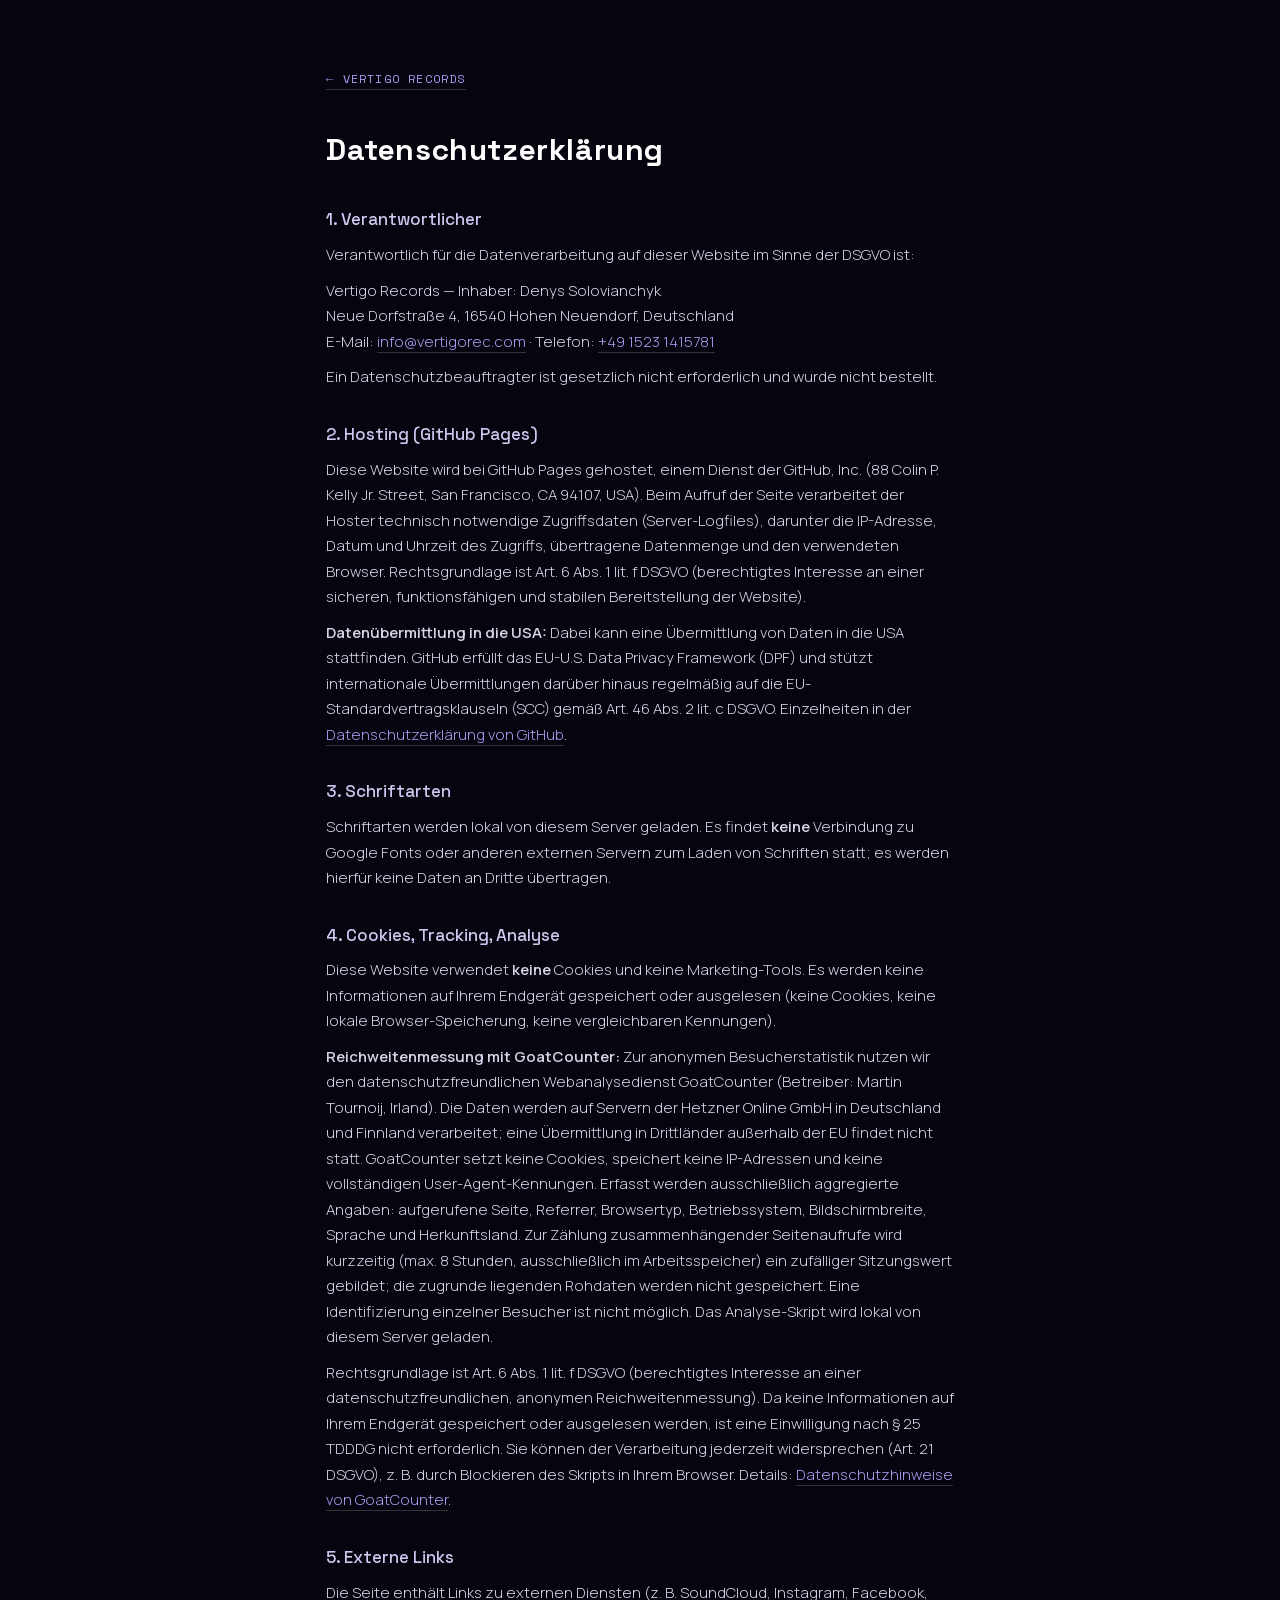
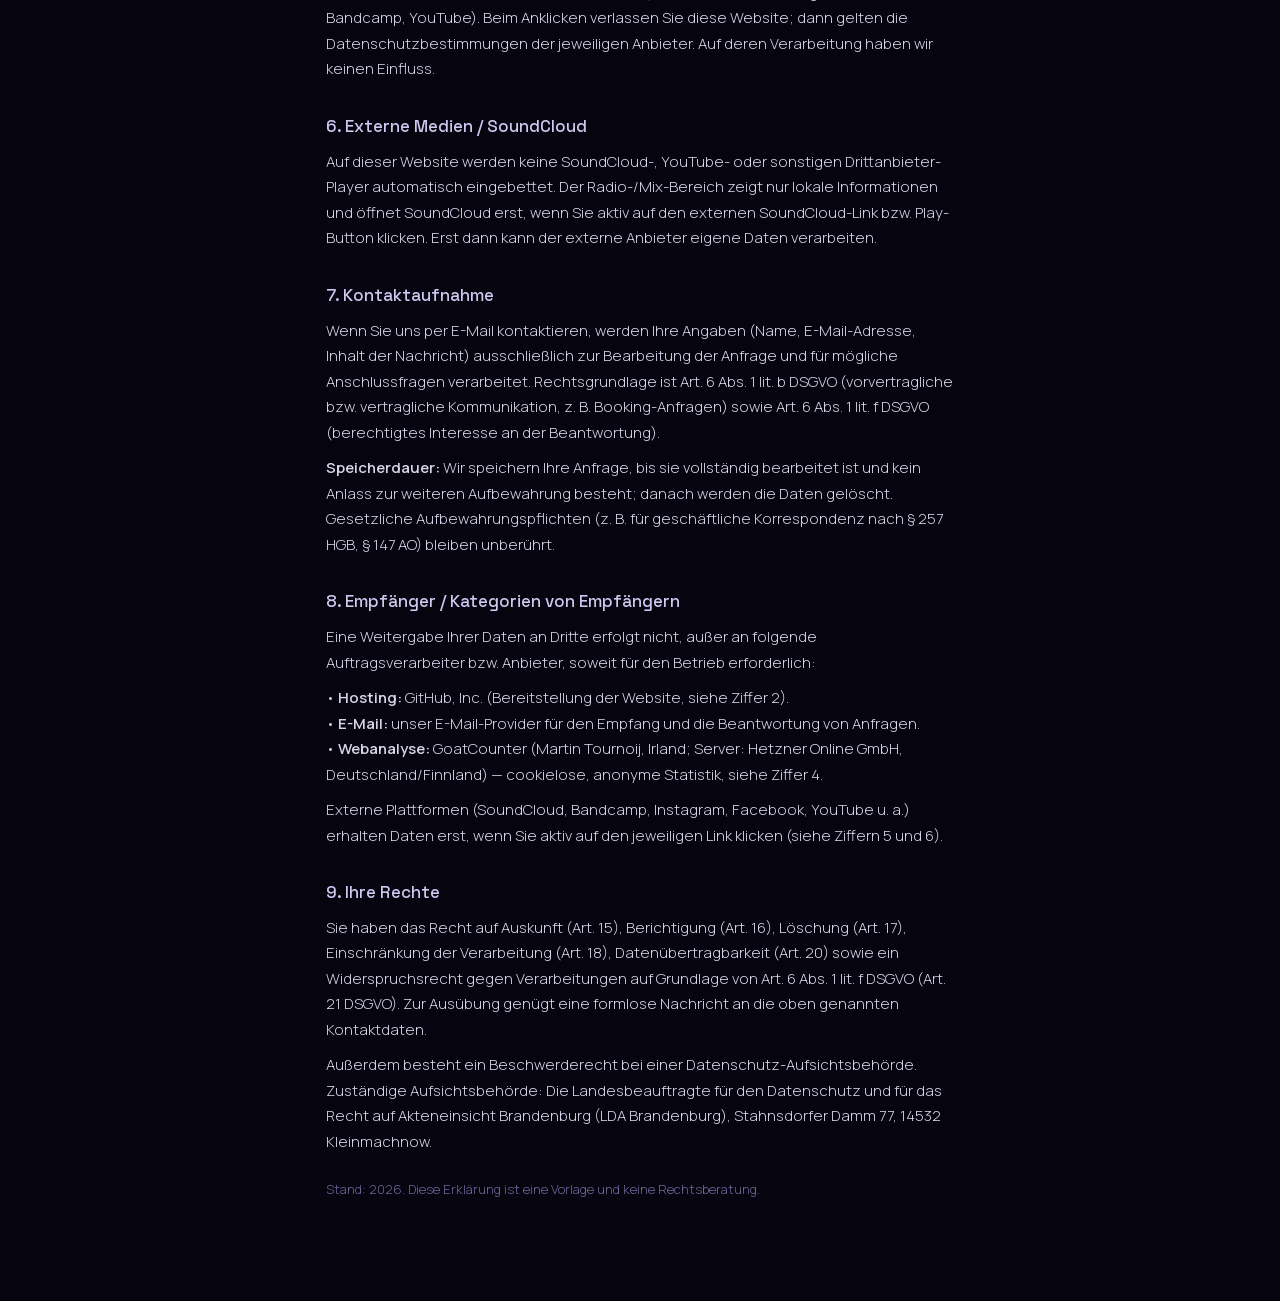
<file: datenschutz.html>
<!DOCTYPE html>
<html lang="de">
<head>
<meta charset="UTF-8">
<meta name="viewport" content="width=device-width, initial-scale=1.0">
<title>Datenschutzerklärung — Vertigo Records</title>
<link rel="stylesheet" href="fonts.css">
<style>
  *{margin:0;padding:0;box-sizing:border-box}
  body{background:#06040E;color:#D8D3E8;font-family:'Manrope',sans-serif;font-weight:300;line-height:1.7}
  .wrap{max-width:680px;margin:0 auto;padding:64px 26px 90px}
  h1{font-family:'Space Grotesk',sans-serif;font-weight:700;font-size:30px;color:#fff;margin-bottom:28px;letter-spacing:.02em}
  h2{font-family:'Space Grotesk',sans-serif;font-weight:500;font-size:17px;color:#cfc7f0;margin:30px 0 8px}
  p{margin:0 0 10px;font-size:15px}
  .todo{color:#FF8A5B}
  a{color:#a99cf0;text-decoration:none;border-bottom:1px solid rgba(255,255,255,.18)}
  a:hover{color:#fff}
  .back{font-family:'Space Mono',monospace;font-size:12px;letter-spacing:.1em;text-transform:uppercase;display:inline-block;margin-bottom:34px}
</style>
</head>
<body>
<div class="wrap">
  <a class="back" href="index.html">← Vertigo Records</a>
  <h1>Datenschutzerklärung</h1>

  <h2>1. Verantwortlicher</h2>
  <p>Verantwortlich für die Datenverarbeitung auf dieser Website im Sinne der DSGVO ist:</p>
  <p>Vertigo Records — Inhaber: Denys Solovianchyk<br>
  Neue Dorfstraße 4, 16540 Hohen Neuendorf, Deutschland<br>
  E-Mail: <a href="mailto:info@vertigorec.com">info@vertigorec.com</a> · Telefon: <a href="tel:+4915231415781">+49 1523 1415781</a></p>
  <p>Ein Datenschutzbeauftragter ist gesetzlich nicht erforderlich und wurde nicht bestellt.</p>

  <h2>2. Hosting (GitHub Pages)</h2>
  <p>Diese Website wird bei GitHub Pages gehostet, einem Dienst der GitHub, Inc. (88 Colin P. Kelly Jr. Street, San Francisco, CA 94107, USA). Beim Aufruf der Seite verarbeitet der Hoster technisch notwendige Zugriffsdaten (Server-Logfiles), darunter die IP-Adresse, Datum und Uhrzeit des Zugriffs, übertragene Datenmenge und den verwendeten Browser. Rechtsgrundlage ist Art. 6 Abs. 1 lit. f DSGVO (berechtigtes Interesse an einer sicheren, funktionsfähigen und stabilen Bereitstellung der Website).</p>
  <p><strong>Datenübermittlung in die USA:</strong> Dabei kann eine Übermittlung von Daten in die USA stattfinden. GitHub erfüllt das EU-U.S. Data Privacy Framework (DPF) und stützt internationale Übermittlungen darüber hinaus regelmäßig auf die EU-Standardvertragsklauseln (SCC) gemäß Art. 46 Abs. 2 lit. c DSGVO. Einzelheiten in der <a href="https://docs.github.com/en/site-policy/privacy-policies/github-general-privacy-statement" target="_blank" rel="noopener">Datenschutzerklärung von GitHub</a>.</p>

  <h2>3. Schriftarten</h2>
  <p>Schriftarten werden lokal von diesem Server geladen. Es findet <strong>keine</strong> Verbindung zu Google Fonts oder anderen externen Servern zum Laden von Schriften statt; es werden hierfür keine Daten an Dritte übertragen.</p>

  <h2>4. Cookies, Tracking, Analyse</h2>
  <p>Diese Website verwendet <strong>keine</strong> Cookies und keine Marketing-Tools. Es werden keine Informationen auf Ihrem Endgerät gespeichert oder ausgelesen (keine Cookies, keine lokale Browser-Speicherung, keine vergleichbaren Kennungen).</p>
  <p><strong>Reichweitenmessung mit GoatCounter:</strong> Zur anonymen Besucherstatistik nutzen wir den datenschutzfreundlichen Webanalysedienst GoatCounter (Betreiber: Martin Tournoij, Irland). Die Daten werden auf Servern der Hetzner Online GmbH in Deutschland und Finnland verarbeitet; eine Übermittlung in Drittländer außerhalb der EU findet nicht statt. GoatCounter setzt keine Cookies, speichert keine IP-Adressen und keine vollständigen User-Agent-Kennungen. Erfasst werden ausschließlich aggregierte Angaben: aufgerufene Seite, Referrer, Browsertyp, Betriebssystem, Bildschirmbreite, Sprache und Herkunftsland. Zur Zählung zusammenhängender Seitenaufrufe wird kurzzeitig (max. 8 Stunden, ausschließlich im Arbeitsspeicher) ein zufälliger Sitzungswert gebildet; die zugrunde liegenden Rohdaten werden nicht gespeichert. Eine Identifizierung einzelner Besucher ist nicht möglich. Das Analyse-Skript wird lokal von diesem Server geladen.</p>
  <p>Rechtsgrundlage ist Art. 6 Abs. 1 lit. f DSGVO (berechtigtes Interesse an einer datenschutzfreundlichen, anonymen Reichweitenmessung). Da keine Informationen auf Ihrem Endgerät gespeichert oder ausgelesen werden, ist eine Einwilligung nach § 25 TDDDG nicht erforderlich. Sie können der Verarbeitung jederzeit widersprechen (Art. 21 DSGVO), z. B. durch Blockieren des Skripts in Ihrem Browser. Details: <a href="https://www.goatcounter.com/help/privacy" target="_blank" rel="noopener">Datenschutzhinweise von GoatCounter</a>.</p>

  <h2>5. Externe Links</h2>
  <p>Die Seite enthält Links zu externen Diensten (z. B. SoundCloud, Instagram, Facebook, Bandcamp, YouTube). Beim Anklicken verlassen Sie diese Website; dann gelten die Datenschutzbestimmungen der jeweiligen Anbieter. Auf deren Verarbeitung haben wir keinen Einfluss.</p>

  <h2>6. Externe Medien / SoundCloud</h2>
  <p>Auf dieser Website werden keine SoundCloud-, YouTube- oder sonstigen Drittanbieter-Player automatisch eingebettet. Der Radio-/Mix-Bereich zeigt nur lokale Informationen und öffnet SoundCloud erst, wenn Sie aktiv auf den externen SoundCloud-Link bzw. Play-Button klicken. Erst dann kann der externe Anbieter eigene Daten verarbeiten.</p>

  <h2>7. Kontaktaufnahme</h2>
  <p>Wenn Sie uns per E-Mail kontaktieren, werden Ihre Angaben (Name, E-Mail-Adresse, Inhalt der Nachricht) ausschließlich zur Bearbeitung der Anfrage und für mögliche Anschlussfragen verarbeitet. Rechtsgrundlage ist Art. 6 Abs. 1 lit. b DSGVO (vorvertragliche bzw. vertragliche Kommunikation, z. B. Booking-Anfragen) sowie Art. 6 Abs. 1 lit. f DSGVO (berechtigtes Interesse an der Beantwortung).</p>
  <p><strong>Speicherdauer:</strong> Wir speichern Ihre Anfrage, bis sie vollständig bearbeitet ist und kein Anlass zur weiteren Aufbewahrung besteht; danach werden die Daten gelöscht. Gesetzliche Aufbewahrungspflichten (z. B. für geschäftliche Korrespondenz nach § 257 HGB, § 147 AO) bleiben unberührt.</p>

  <h2>8. Empfänger / Kategorien von Empfängern</h2>
  <p>Eine Weitergabe Ihrer Daten an Dritte erfolgt nicht, außer an folgende Auftragsverarbeiter bzw. Anbieter, soweit für den Betrieb erforderlich:</p>
  <p>• <strong>Hosting:</strong> GitHub, Inc. (Bereitstellung der Website, siehe Ziffer 2).<br>
  • <strong>E-Mail:</strong> unser E-Mail-Provider für den Empfang und die Beantwortung von Anfragen.<br>
  • <strong>Webanalyse:</strong> GoatCounter (Martin Tournoij, Irland; Server: Hetzner Online GmbH, Deutschland/Finnland) — cookielose, anonyme Statistik, siehe Ziffer 4.</p>
  <p>Externe Plattformen (SoundCloud, Bandcamp, Instagram, Facebook, YouTube u. a.) erhalten Daten erst, wenn Sie aktiv auf den jeweiligen Link klicken (siehe Ziffern 5 und 6).</p>

  <h2>9. Ihre Rechte</h2>
  <p>Sie haben das Recht auf Auskunft (Art. 15), Berichtigung (Art. 16), Löschung (Art. 17), Einschränkung der Verarbeitung (Art. 18), Datenübertragbarkeit (Art. 20) sowie ein Widerspruchsrecht gegen Verarbeitungen auf Grundlage von Art. 6 Abs. 1 lit. f DSGVO (Art. 21 DSGVO). Zur Ausübung genügt eine formlose Nachricht an die oben genannten Kontaktdaten.</p>
  <p>Außerdem besteht ein Beschwerderecht bei einer Datenschutz-Aufsichtsbehörde. Zuständige Aufsichtsbehörde: Die Landesbeauftragte für den Datenschutz und für das Recht auf Akteneinsicht Brandenburg (LDA Brandenburg), Stahnsdorfer Damm 77, 14532 Kleinmachnow.</p>

  <p style="margin-top:24px;font-size:13px;color:#6f679a">Stand: 2026. Diese Erklärung ist eine Vorlage und keine Rechtsberatung.</p>
</div>
  <script data-goatcounter="https://vertigorec.goatcounter.com/count" async src="count.js"></script>
</body>
</html>
</file>
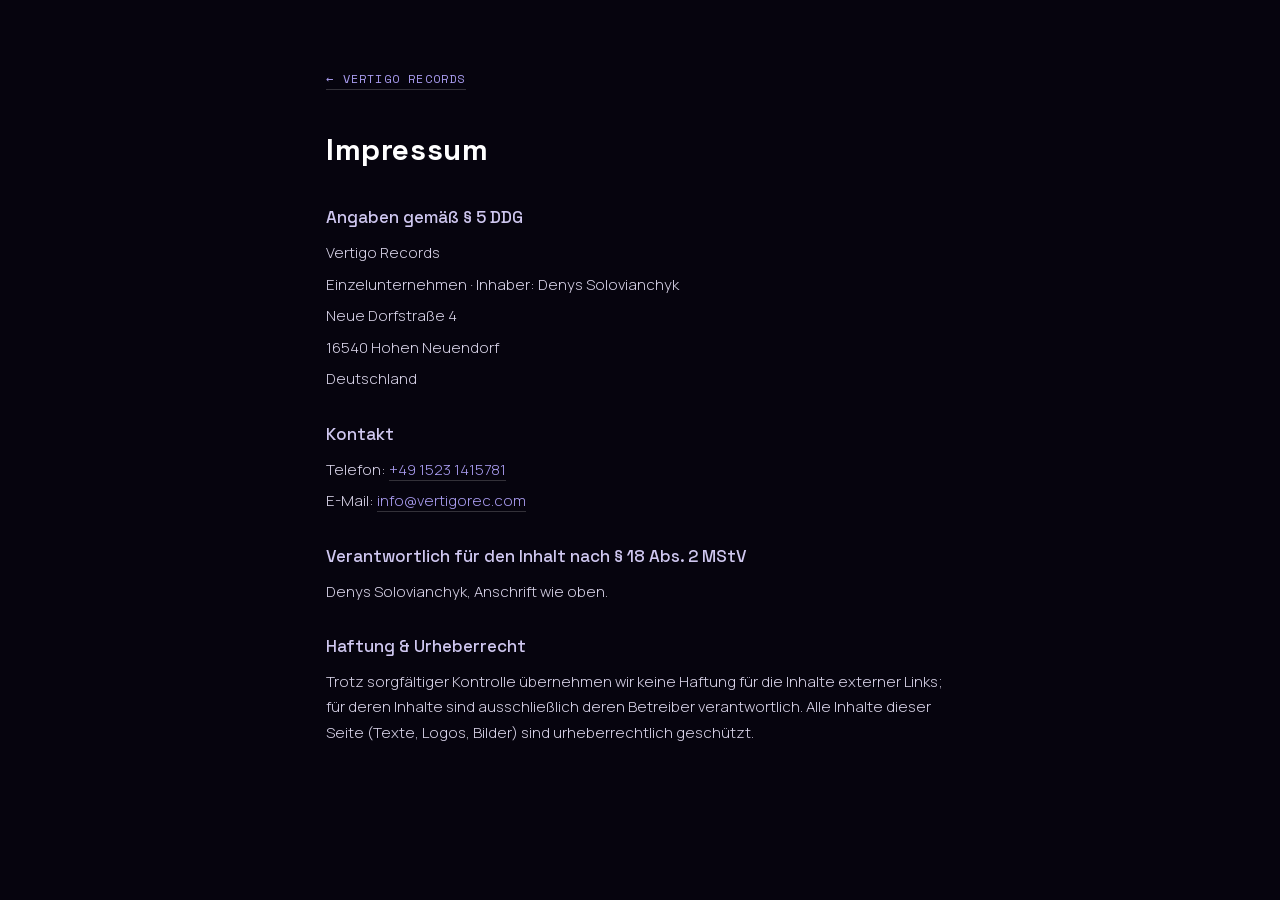
<file: impressum.html>
<!DOCTYPE html>
<html lang="de">
<head>
<meta charset="UTF-8">
<meta name="viewport" content="width=device-width, initial-scale=1.0">
<title>Impressum — Vertigo Records</title>
<link rel="stylesheet" href="fonts.css">
<style>
  *{margin:0;padding:0;box-sizing:border-box}
  body{background:#06040E;color:#D8D3E8;font-family:'Manrope',sans-serif;font-weight:300;line-height:1.7}
  .wrap{max-width:680px;margin:0 auto;padding:64px 26px 90px}
  h1{font-family:'Space Grotesk',sans-serif;font-weight:700;font-size:30px;color:#fff;margin-bottom:28px;letter-spacing:.02em}
  h2{font-family:'Space Grotesk',sans-serif;font-weight:500;font-size:17px;color:#cfc7f0;margin:28px 0 8px}
  p{margin:0 0 6px;font-size:15px}
  .todo{color:#FF8A5B}
  a{color:#a99cf0;text-decoration:none;border-bottom:1px solid rgba(255,255,255,.18)}
  a:hover{color:#fff}
  .back{font-family:'Space Mono',monospace;font-size:12px;letter-spacing:.1em;text-transform:uppercase;display:inline-block;margin-bottom:34px}
</style>
</head>
<body>
<div class="wrap">
  <a class="back" href="index.html">← Vertigo Records</a>
  <h1>Impressum</h1>

  <h2>Angaben gemäß § 5 DDG</h2>
  <p>Vertigo Records</p>
  <p>Einzelunternehmen · Inhaber: Denys Solovianchyk</p>
  <p>Neue Dorfstraße 4</p>
  <p>16540 Hohen Neuendorf</p>
  <p>Deutschland</p>

  <h2>Kontakt</h2>
  <p>Telefon: <a href="tel:+4915231415781">+49 1523 1415781</a></p>
  <p>E-Mail: <a href="mailto:info@vertigorec.com">info@vertigorec.com</a></p>

  <h2>Verantwortlich für den Inhalt nach § 18 Abs. 2 MStV</h2>
  <p>Denys Solovianchyk, Anschrift wie oben.</p>

  <h2>Haftung &amp; Urheberrecht</h2>
  <p>Trotz sorgfältiger Kontrolle übernehmen wir keine Haftung für die Inhalte externer Links; für deren Inhalte sind ausschließlich deren Betreiber verantwortlich. Alle Inhalte dieser Seite (Texte, Logos, Bilder) sind urheberrechtlich geschützt.</p>
</div>
  <script data-goatcounter="https://vertigorec.goatcounter.com/count" async src="count.js"></script>
</body>
</html>
</file>
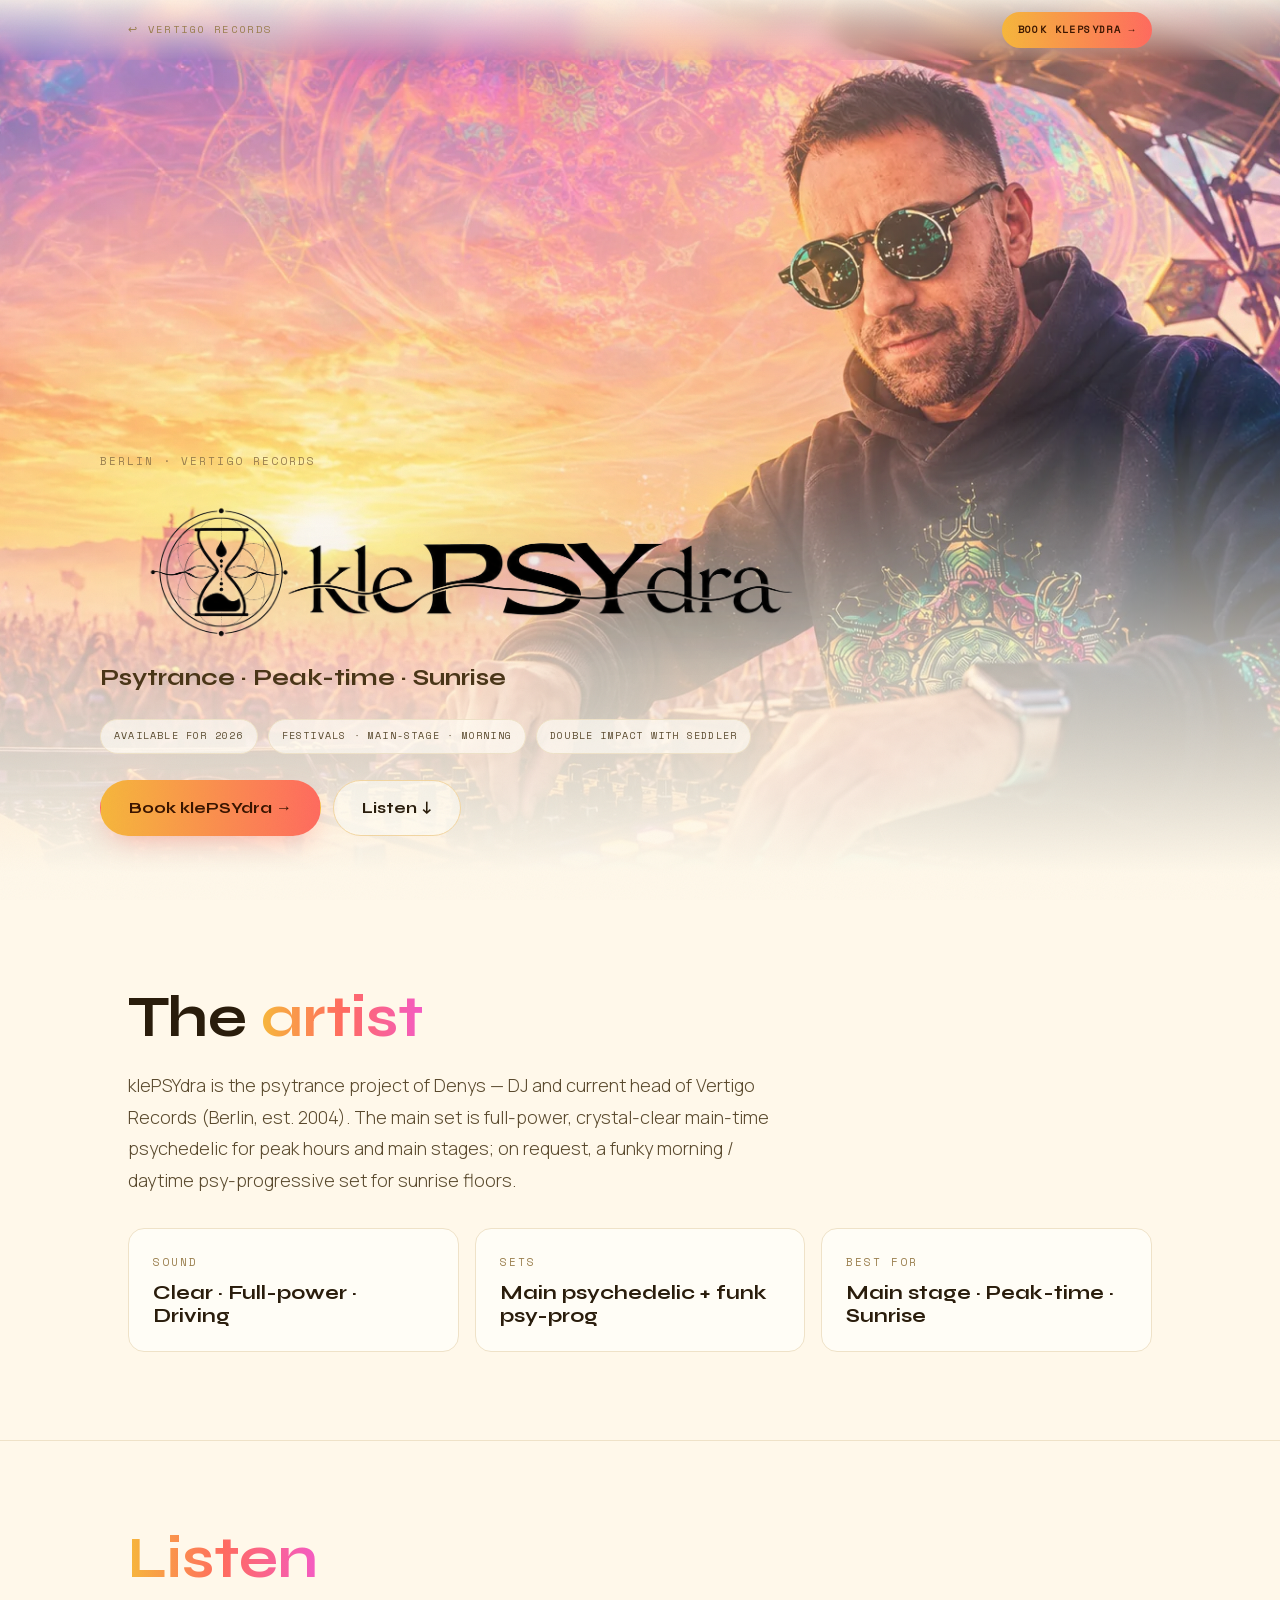
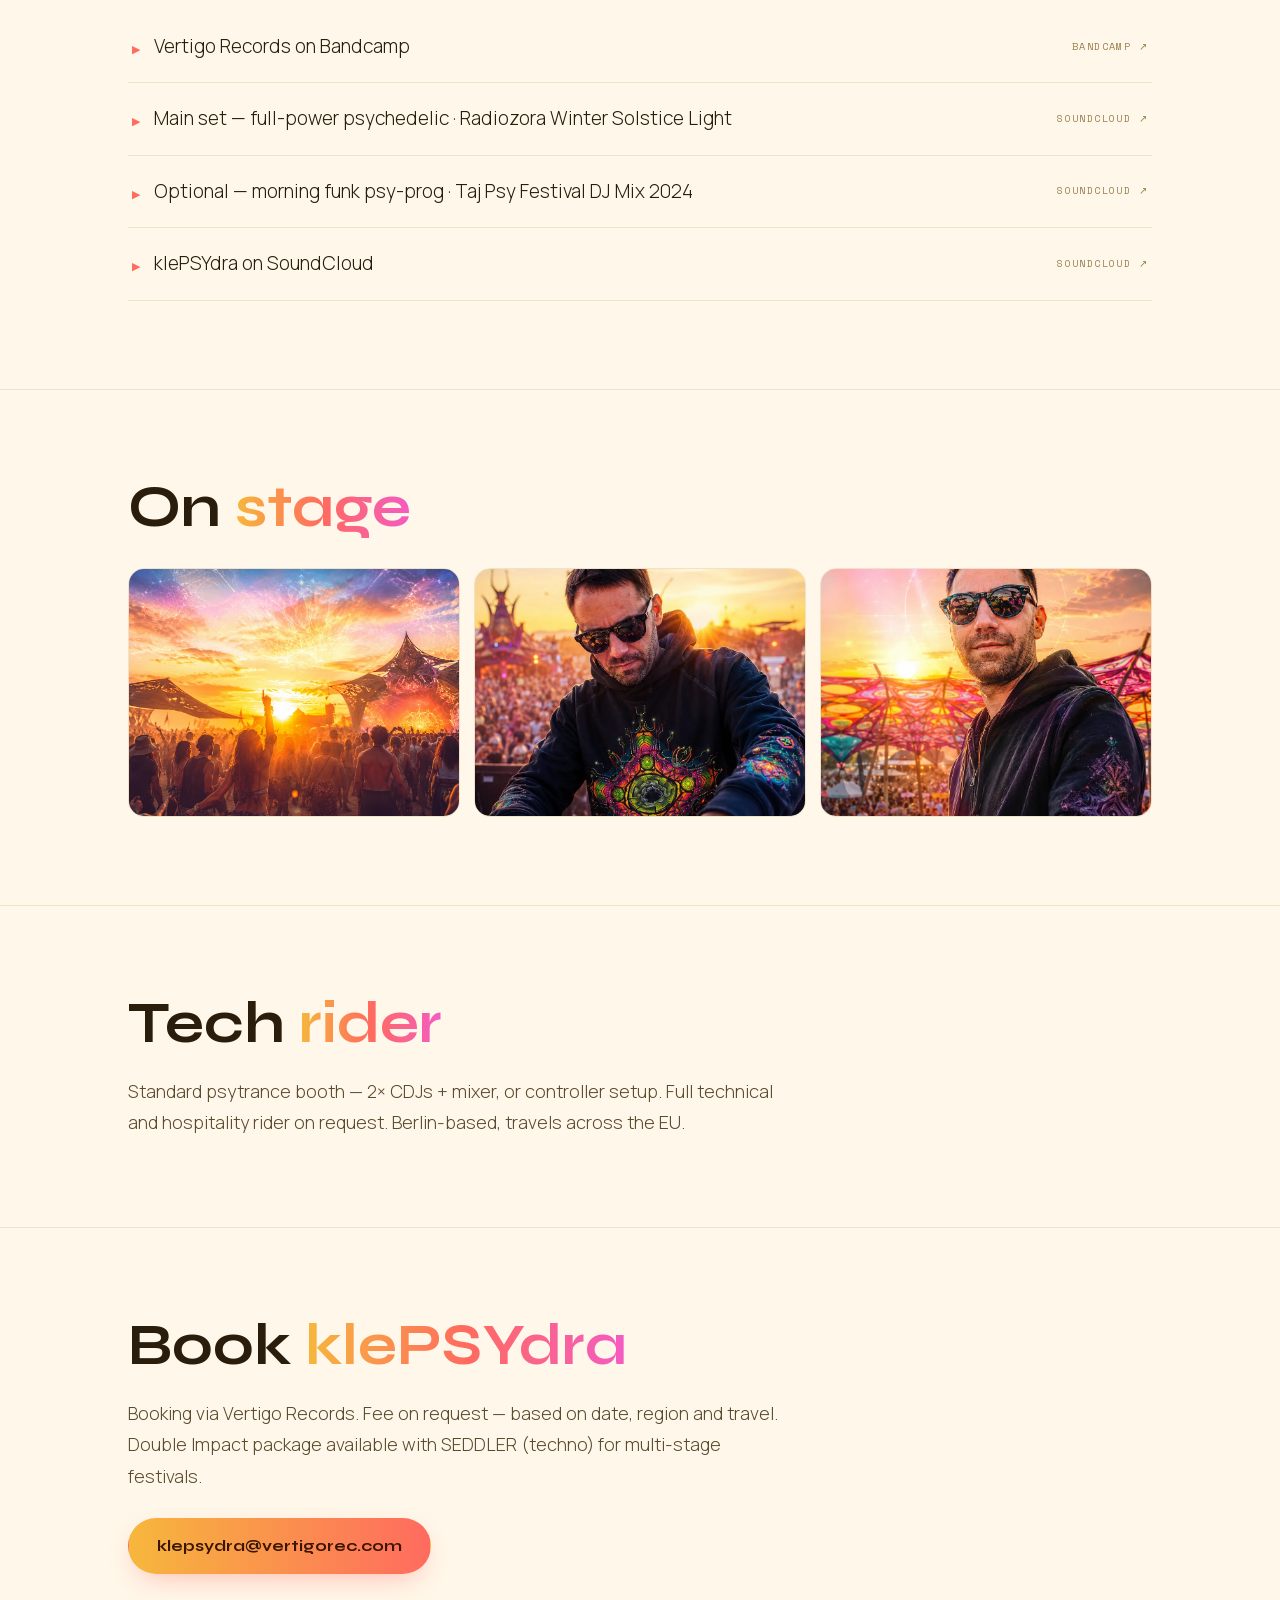
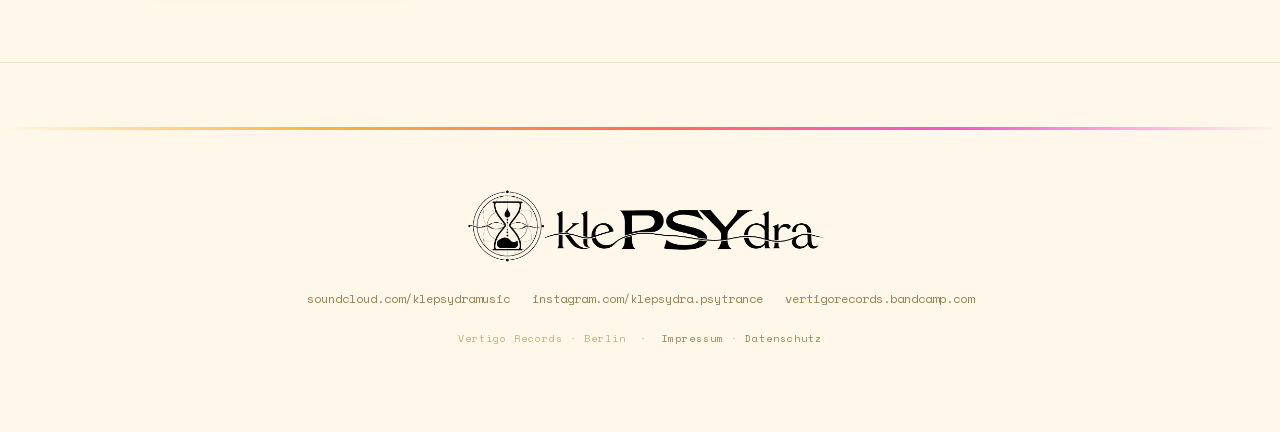
<file: klepsydra.html>
<!DOCTYPE html>
<html lang="en">
<head>
<meta charset="UTF-8">
<meta name="viewport" content="width=device-width, initial-scale=1.0">
<title>klePSYdra — EPK</title>
<meta name="description" content="klePSYdra — peak-time & sunrise psytrance from Berlin. Light, driving, hypnotic. Booking via Vertigo Records, available across the EU.">
<link rel="canonical" href="https://vertigorec.com/klepsydra.html">
<link rel="icon" href="img/vertigo_logo.png">
<meta name="theme-color" content="#FFF8EA">
<meta property="og:type" content="website">
<meta property="og:site_name" content="Vertigo Records">
<meta property="og:title" content="klePSYdra — Psytrance · Peak-time · Sunrise">
<meta property="og:description" content="Light, driving, peak-time and morning psytrance. Booking via Vertigo Records — Berlin, est. 2004.">
<meta property="og:url" content="https://vertigorec.com/klepsydra.html">
<meta property="og:image" content="https://vertigorec.com/img/klepsydra/epk_hero.png">
<meta property="og:image:width" content="1672"><meta property="og:image:height" content="941">
<meta name="twitter:card" content="summary_large_image">
<meta name="twitter:title" content="klePSYdra — Psytrance · Peak-time · Sunrise">
<meta name="twitter:description" content="Light, driving, peak-time and morning psytrance. Booking via Vertigo Records.">
<meta name="twitter:image" content="https://vertigorec.com/img/klepsydra/epk_hero.png">
<link rel="stylesheet" href="fonts.css">
<style>
  :root{
    --cream:#FFF8EA; --sand:#F2D6A2; --gold:#F6B73C; --coral:#FF6B5F; --pink:#F45BC4;
    --violet:#7B3FF2; --aqua:#22D6C7; --ink:#2a1d0c; --line:#efe2c8; --muted:#9a7f4e;
  }
  *{margin:0;padding:0;box-sizing:border-box}
  html{scroll-behavior:smooth}
  :target{scroll-margin-top:76px}
  body{background:var(--cream);color:var(--ink);font-family:'Manrope',sans-serif;font-weight:300;line-height:1.65;-webkit-font-smoothing:antialiased;overflow-x:hidden}
  .wrap{max-width:1080px;margin:0 auto;padding:0 28px}
  .syne{font-family:'Syne',sans-serif}
  .mono{font-family:'Space Mono',monospace;letter-spacing:.18em;text-transform:uppercase;font-size:11px;color:var(--muted)}
  .grad{background:linear-gradient(90deg,var(--gold),var(--coral),var(--pink));-webkit-background-clip:text;background-clip:text;color:transparent}
  a{color:var(--ink);text-decoration:none;transition:.2s}
  :focus-visible{outline:2px solid var(--coral);outline-offset:3px}
  section{padding:88px 0;border-bottom:1px solid var(--line);position:relative}

  /* TOP BAR */
  .top{position:fixed;top:0;left:0;right:0;z-index:40;height:60px;display:flex;align-items:center;
    background:linear-gradient(to bottom,rgba(255,248,234,.85),rgba(255,248,234,0));backdrop-filter:blur(12px);-webkit-backdrop-filter:blur(12px)}
  .top .wrap{display:flex;align-items:center;justify-content:space-between;width:100%}
  .top .back{font-family:'Space Mono',monospace;font-size:10.5px;letter-spacing:.22em;text-transform:uppercase;color:var(--muted);display:inline-flex;gap:8px}
  .top .back:hover{color:var(--coral)}
  .top .book{font-family:'Space Mono',monospace;font-size:10px;letter-spacing:.14em;text-transform:uppercase;color:#3a1500;font-weight:700;
    background:linear-gradient(90deg,var(--gold),var(--coral));padding:10px 16px;border-radius:40px}
  .top .book:hover{filter:brightness(1.06)}

  /* HERO */
  .hero{position:relative;min-height:100vh;display:flex;align-items:flex-end;overflow:hidden;isolation:isolate}
  .hero-photo{position:absolute;inset:0;z-index:-4;background:url("img/klepsydra/epk_hero.webp") center/cover no-repeat;
    animation:kenburns 30s ease-in-out infinite alternate;transform-origin:62% 40%}
  @keyframes kenburns{from{transform:scale(1.02)}to{transform:scale(1.12)}}
  .hero-grade{position:absolute;inset:0;z-index:-3;
    background:linear-gradient(to top,var(--cream) 3%,rgba(255,248,234,.72) 26%,rgba(255,248,234,.12) 54%,rgba(255,248,234,.28))}
  .hero-bloom{position:absolute;top:30%;left:60%;width:56vmax;height:56vmax;translate:-50% -50%;z-index:-3;border-radius:50%;pointer-events:none;
    background:radial-gradient(circle,rgba(246,183,60,.28),rgba(255,107,95,.14) 44%,transparent 70%);filter:blur(30px);
    animation:sunpulse 6s ease-in-out infinite}
  @keyframes sunpulse{0%,100%{opacity:.7;transform:translate(-50%,-50%) scale(1)}50%{opacity:1;transform:translate(-50%,-50%) scale(1.12)}}
  .motes{position:absolute;inset:0;z-index:-2;pointer-events:none}
  .motes span{position:absolute;bottom:-8px;width:3px;height:3px;border-radius:50%;background:var(--gold);opacity:0;
    box-shadow:0 0 7px var(--gold);animation:mote 11s linear infinite}
  @keyframes mote{0%{opacity:0;transform:translateY(0)}14%{opacity:.85}100%{opacity:0;transform:translateY(-72vh)}}
  .hero-in{position:relative;z-index:2;padding:0 0 64px;width:100%}
  .hero .ey{margin-bottom:16px;opacity:0;animation:fade 1s ease .1s forwards}
  .hero-logo{display:block;width:min(720px,92vw);height:auto;margin:4px 0 12px;opacity:0;animation:rise 1s cubic-bezier(.2,.7,.2,1) .2s forwards;
    filter:drop-shadow(0 8px 30px rgba(42,29,12,.18))}
  .sr-only{position:absolute;width:1px;height:1px;padding:0;margin:-1px;overflow:hidden;clip:rect(0,0,0,0);white-space:nowrap;border:0}
  .hero .tag{font-family:'Syne',sans-serif;font-weight:700;font-size:clamp(15px,2.4vw,24px);color:#4a3618;opacity:0;animation:fade 1s ease .45s forwards}
  .hero-meta{display:flex;gap:10px;flex-wrap:wrap;margin-top:22px;opacity:0;animation:fade 1s ease .6s forwards}
  .hero-meta span{font-family:'Space Mono',monospace;font-size:10px;letter-spacing:.12em;text-transform:uppercase;color:#5a4a2e;
    background:rgba(255,253,246,.7);border:1px solid var(--line);padding:8px 13px;border-radius:40px}
  .hero-cta{margin-top:26px;display:flex;gap:12px;flex-wrap:wrap;opacity:0;animation:fade 1s ease .75s forwards}
  @keyframes rise{from{opacity:0;transform:translateY(28px)}to{opacity:1;transform:none}}
  @keyframes fade{to{opacity:1}}

  .btn{font-family:'Syne',sans-serif;font-weight:700;font-size:16px;padding:14px 28px;border-radius:40px;transition:.22s;display:inline-flex;align-items:center;gap:9px;border:1px solid transparent}
  .btn.primary{background:linear-gradient(90deg,var(--gold),var(--coral));color:#3a1500;box-shadow:0 10px 30px -10px rgba(255,107,95,.5)}
  .btn.primary:hover{transform:translateY(-2px);filter:brightness(1.05)}
  .btn.ghost{border-color:var(--sand);color:var(--ink);background:rgba(255,253,246,.6)}
  .btn.ghost:hover{border-color:var(--coral);color:var(--coral)}

  h2.sec{font-family:'Syne',sans-serif;font-weight:700;font-size:clamp(30px,5.4vw,58px);margin-bottom:24px;line-height:1}
  p.lead{font-size:18px;color:#5a4a2e;max-width:66ch;line-height:1.75}
  .grid{display:grid;grid-template-columns:repeat(auto-fit,minmax(230px,1fr));gap:16px;margin-top:32px}
  .card{background:#fffdf6;border:1px solid var(--line);padding:24px;border-radius:16px;transition:border-color .25s,transform .25s,box-shadow .25s}
  .card:hover{border-color:var(--coral);transform:translateY(-4px);box-shadow:0 16px 40px -20px rgba(255,107,95,.4)}
  .card .mono{margin-bottom:10px}
  .card .big{font-family:'Syne',sans-serif;font-weight:700;font-size:20px;line-height:1.15;margin-top:4px}
  .listen a{display:flex;justify-content:space-between;align-items:center;gap:16px;padding:20px 4px;border-bottom:1px solid var(--line);font-size:clamp(15px,1.9vw,19px)}
  .listen a .lb{transition:padding-left .25s}
  .listen a .lb::before{content:"▶";color:var(--coral);font-size:11px;margin-right:14px}
  .listen a:hover .lb{padding-left:14px;color:var(--coral)}
  .listen a .go{font-family:'Space Mono',monospace;font-size:10px;letter-spacing:.14em;text-transform:uppercase;color:var(--muted);white-space:nowrap}
  .photos{display:grid;grid-template-columns:repeat(3,1fr);gap:14px;margin-top:32px}
  .photo{aspect-ratio:4/3;overflow:hidden;border:1px solid var(--line);border-radius:16px}
  .photo img{width:100%;height:100%;object-fit:cover;display:block;transition:transform .5s ease}
  .photo:hover img{transform:scale(1.07)}

  footer{padding:64px 0 84px;text-align:center;border-bottom:0}
  footer::before{content:"";display:block;height:3px;background:linear-gradient(90deg,transparent,var(--gold),var(--coral),var(--pink),transparent);margin:0 0 48px}
  footer .logo-img{display:block;width:min(400px,80vw);height:auto;margin:0 auto}
  .socials{display:flex;gap:22px;justify-content:center;flex-wrap:wrap;margin-top:22px;font-family:'Space Mono',monospace;font-size:12px}
  .socials a{color:var(--muted)} .socials a:hover{color:var(--coral)}
  .legal{margin-top:22px;font-family:'Space Mono',monospace;font-size:10px;letter-spacing:.1em;color:#c4ad7e}
  .legal a{color:var(--muted)} .legal a:hover{color:var(--coral)}

  .reveal{opacity:0;transform:translateY(28px);transition:opacity .8s cubic-bezier(.2,.7,.2,1),transform .8s cubic-bezier(.2,.7,.2,1)}
  .reveal.in{opacity:1;transform:none}
  ::selection{background:var(--coral);color:#fff}
  body::after{content:"";position:fixed;inset:0;z-index:80;pointer-events:none;opacity:.04;mix-blend-mode:multiply;
    background-image:url("data:image/svg+xml,%3Csvg xmlns='http://www.w3.org/2000/svg' width='140' height='140'%3E%3Cfilter id='n'%3E%3CfeTurbulence type='fractalNoise' baseFrequency='0.85' numOctaves='2'/%3E%3C/filter%3E%3Crect width='100%25' height='100%25' filter='url(%23n)'/%3E%3C/svg%3E")}

  @media(max-width:760px){ .photos{grid-template-columns:1fr;max-width:420px;margin-left:auto;margin-right:auto} .top .book{display:none} }
  @media(prefers-reduced-motion:reduce){
    .hero-photo,.hero-bloom,.motes span{animation:none!important}
    .hero .ey,.hero-logo,.hero .tag,.hero-meta,.hero-cta{opacity:1;animation:none}
    .reveal{opacity:1;transform:none;transition:none}
  }
</style>
</head>
<body>

  <div class="top">
    <div class="wrap">
      <a class="back" href="index.html">↩ Vertigo Records</a>
      <a class="book" href="#book">Book klePSYdra →</a>
    </div>
  </div>

  <header class="hero">
    <div class="hero-photo"></div>
    <div class="hero-grade"></div>
    <div class="hero-bloom"></div>
    <div class="motes" aria-hidden="true"></div>
    <div class="wrap hero-in">
      <div class="mono ey">Berlin · Vertigo Records</div>
      <h1 class="syne sr-only">klePSYdra</h1>
      <img class="hero-logo" src="img/logos/klepsydra_primary_black_transparent.png?v=transparent-20260626" alt="klePSYdra" width="720" height="200" fetchpriority="high">
      <div class="tag">Psytrance · Peak-time · Sunrise</div>
      <div class="hero-meta">
        <span>Available for 2026</span>
        <span>Festivals · Main-stage · Morning</span>
        <span>Double Impact with SEDDLER</span>
      </div>
      <div class="hero-cta">
        <a class="btn primary" href="#book">Book klePSYdra →</a>
        <a class="btn ghost" href="#listen">Listen ↓</a>
      </div>
    </div>
  </header>

  <section id="about"><div class="wrap">
    <h2 class="sec">The <span class="grad">artist</span></h2>
    <p class="lead">klePSYdra is the psytrance project of Denys — DJ and current head of Vertigo Records (Berlin, est. 2004). The main set is full-power, crystal-clear main-time psychedelic for peak hours and main stages; on request, a funky morning / daytime psy-progressive set for sunrise floors.</p>
    <div class="grid">
      <div class="card"><div class="mono">Sound</div><div class="big">Clear · Full-power · Driving</div></div>
      <div class="card"><div class="mono">Sets</div><div class="big">Main psychedelic + funk psy-prog</div></div>
      <div class="card"><div class="mono">Best for</div><div class="big">Main stage · Peak-time · Sunrise</div></div>
    </div>
  </div></section>

  <section id="listen"><div class="wrap listen">
    <h2 class="sec"><span class="grad">Listen</span></h2>
    <a href="https://vertigorecords.bandcamp.com" target="_blank" rel="noopener"><span class="lb">Vertigo Records on Bandcamp</span><span class="go">Bandcamp ↗</span></a>
    <a href="https://soundcloud.com/klepsydramusic/winter-solstice-light-radiozora-exclusive-guest-mix" target="_blank" rel="noopener"><span class="lb">Main set — full-power psychedelic · Radiozora Winter Solstice Light</span><span class="go">Soundcloud ↗</span></a>
    <a href="https://soundcloud.com/klepsydramusic/klepsydra-taj-psy-festival-dj-mix-2024" target="_blank" rel="noopener"><span class="lb">Optional — morning funk psy-prog · Taj Psy Festival DJ Mix 2024</span><span class="go">Soundcloud ↗</span></a>
    <a href="https://soundcloud.com/klepsydramusic" target="_blank" rel="noopener"><span class="lb">klePSYdra on SoundCloud</span><span class="go">Soundcloud ↗</span></a>
  </div></section>

  <section id="stage"><div class="wrap">
    <h2 class="sec">On <span class="grad">stage</span></h2>
    <div class="photos">
      <div class="photo"><img src="img/klepsydra/epk_crowd.webp" alt="klePSYdra festival sunrise" loading="lazy"></div>
      <div class="photo"><img src="img/klepsydra/epk_deck.webp" alt="klePSYdra live" loading="lazy"></div>
      <div class="photo"><img src="img/klepsydra/epk_portrait.webp" alt="klePSYdra" loading="lazy"></div>
    </div>
  </div></section>

  <section id="rider"><div class="wrap">
    <h2 class="sec">Tech <span class="grad">rider</span></h2>
    <p class="lead">Standard psytrance booth — 2× CDJs + mixer, or controller setup. Full technical and hospitality rider on request. Berlin-based, travels across the EU.</p>
  </div></section>

  <section id="book"><div class="wrap">
    <h2 class="sec">Book <span class="grad">klePSYdra</span></h2>
    <p class="lead">Booking via Vertigo Records. Fee on request — based on date, region and travel. Double Impact package available with SEDDLER (techno) for multi-stage festivals.</p>
    <div class="hero-cta" style="opacity:1;animation:none;margin-top:26px">
      <a class="btn primary" href="mailto:klepsydra@vertigorec.com">klepsydra@vertigorec.com</a>
    </div>
  </div></section>

  <footer><div class="wrap">
    <img class="logo-img" src="img/logos/klepsydra_primary_black_transparent.png?v=transparent-20260626" alt="klePSYdra">
    <div class="socials">
      <a href="https://soundcloud.com/klepsydramusic" target="_blank" rel="noopener">soundcloud.com/klepsydramusic</a>
      <a href="https://www.instagram.com/klepsydra.psytrance/" target="_blank" rel="noopener">instagram.com/klepsydra.psytrance</a>
      <a href="https://vertigorecords.bandcamp.com" target="_blank" rel="noopener">vertigorecords.bandcamp.com</a>
    </div>
    <div class="legal">Vertigo Records · Berlin &nbsp;·&nbsp; <a href="impressum.html">Impressum</a> · <a href="datenschutz.html">Datenschutz</a></div>
  </div></footer>

  <script>
  (function(){
    var reduce=window.matchMedia&&window.matchMedia('(prefers-reduced-motion:reduce)').matches;
    if(!reduce){
      var m=document.querySelector('.motes');
      if(m){var f=document.createDocumentFragment();
        for(var i=0;i<20;i++){var s=document.createElement('span');
          s.style.left=(i*137.5%100)+'%';s.style.animationDelay=(i%10)*1.0+'s';s.style.animationDuration=(9+(i%6))+'s';
          if(i%4===0){s.style.background='var(--coral)';s.style.boxShadow='0 0 7px var(--coral)'}
          f.appendChild(s);} m.appendChild(f);}
    }
    var els=document.querySelectorAll('section');
    els.forEach(function(s){s.classList.add('reveal')});
    if(reduce||!('IntersectionObserver'in window)){els.forEach(function(s){s.classList.add('in')});return}
    var io=new IntersectionObserver(function(en){en.forEach(function(x){if(x.isIntersecting){x.target.classList.add('in');io.unobserve(x.target)}})},{threshold:.12});
    els.forEach(function(s){io.observe(s)});
  })();
  </script>
  <script data-goatcounter="https://vertigorec.goatcounter.com/count" async src="count.js"></script>
</body>
</html>
</file>
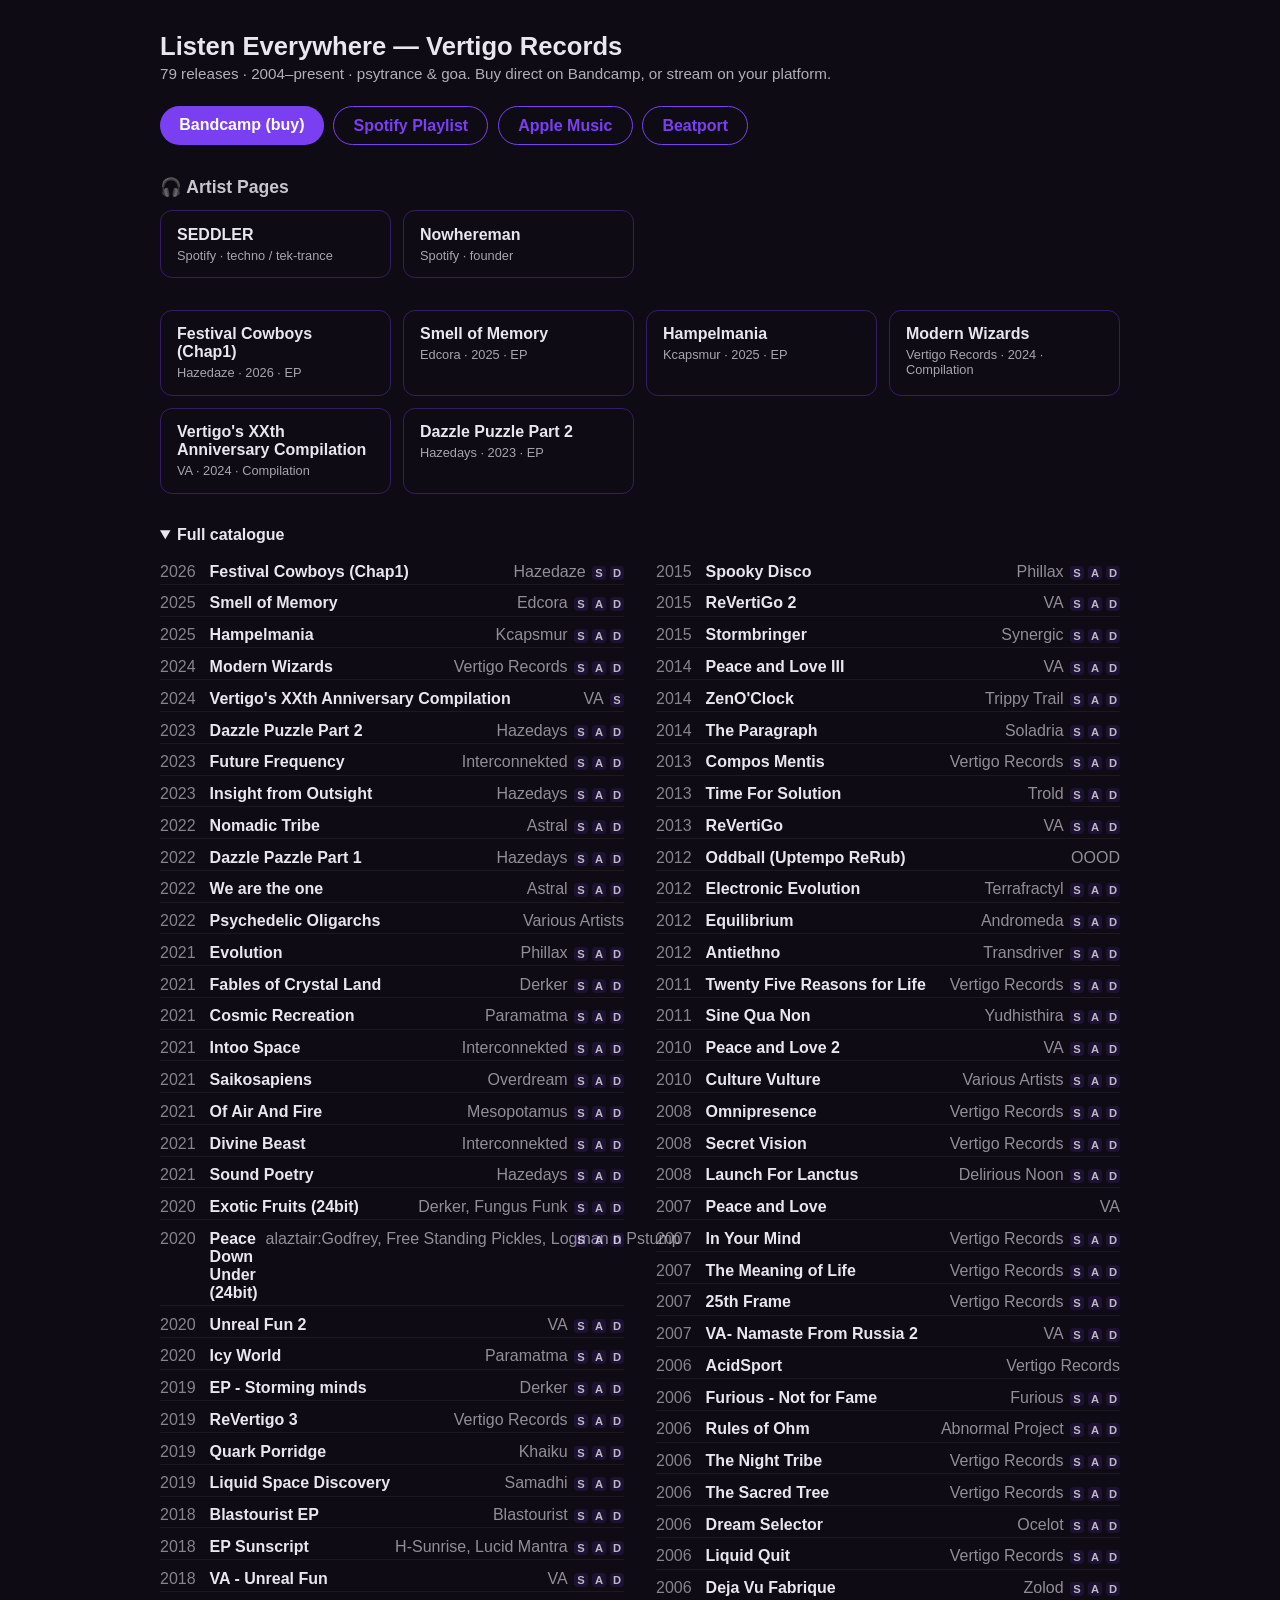
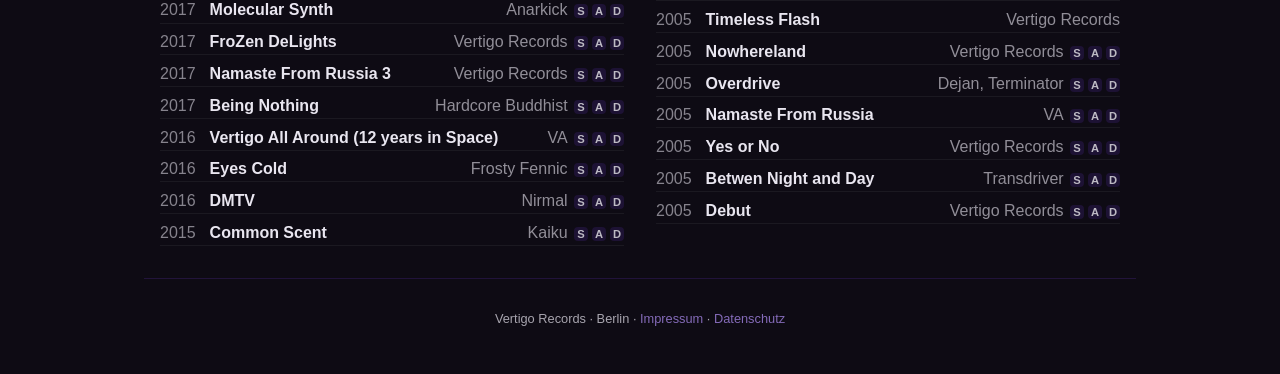
<file: listen.html>
<!doctype html>
<html lang="en"><head><meta charset="utf-8">
<meta name="viewport" content="width=device-width,initial-scale=1">
<title>Listen Everywhere — Vertigo Records</title>
<style>body{margin:0;background:#0e0b14;color:#e9e6f0;font-family:Arial,Helvetica,sans-serif}a{color:#b794ff}.vr-sellnode{padding-top:2.5rem}.vr-foot{max-width:960px;margin:0 auto;padding:2rem 1rem 3rem;border-top:1px solid rgba(123,63,242,.25);font-size:.8rem;opacity:.7;text-align:center}.vr-foot a{color:#b794ff;text-decoration:none}</style></head><body>
<!-- Vertigo Records sell-node — generated from vertigo.db, do not hand-edit -->
<section class="vr-sellnode" id="buy-stream">
  <style>
    .vr-sellnode{max-width:960px;margin:0 auto;padding:2rem 1rem;font-family:inherit}
    .vr-sellnode h2{font-size:1.6rem;margin:0 0 .25rem}
    .vr-sellnode .vr-sub{opacity:.75;margin:0 0 1.5rem;font-size:.95rem}
    .vr-hero{display:inline-block;padding:.7rem 1.4rem;border-radius:999px;
      background:#7b3ff2;color:#fff;text-decoration:none;font-weight:600;margin-bottom:2rem}
    .vr-btns{display:flex;flex-wrap:wrap;gap:.6rem;margin:0 0 2rem}
    .vr-btn{display:inline-block;padding:.6rem 1.2rem;border-radius:999px;font-weight:600;
      text-decoration:none;color:#fff;background:#7b3ff2}
    .vr-btn.alt{background:transparent;color:#7b3ff2;border:1px solid #7b3ff2}
    .vr-grid{display:grid;grid-template-columns:repeat(auto-fill,minmax(220px,1fr));
      gap:.75rem;margin-bottom:2rem}
    .vr-card{display:flex;flex-direction:column;gap:.25rem;padding:.9rem 1rem;
      border:1px solid rgba(123,63,242,.35);border-radius:12px;text-decoration:none;
      color:inherit;transition:border-color .15s,transform .15s}
    .vr-card:hover{border-color:#7b3ff2;transform:translateY(-2px)}
    .vr-card-title{font-weight:600}
    .vr-card-meta{font-size:.8rem;opacity:.7}
    .vr-list{list-style:none;padding:0;margin:0;columns:2;column-gap:2rem}
    .vr-list li{break-inside:avoid;margin:0 0 .4rem;display:flex;align-items:baseline;
      gap:.4rem;border-bottom:1px solid rgba(127,127,127,.12);padding:.2rem 0}
    .vr-main{text-decoration:none;color:inherit;display:flex;gap:.5rem;flex:1;min-width:0}
    .vr-main:hover .vr-tt{text-decoration:underline}
    .vr-yr{opacity:.55;min-width:2.6em}
    .vr-tt{font-weight:600}
    .vr-ar{opacity:.6;margin-left:auto;text-align:right;white-space:nowrap}
    .vr-dsps{display:inline-flex;gap:.25rem;flex:none}
    .vr-dsp{width:1.25em;height:1.25em;display:inline-flex;align-items:center;
      justify-content:center;font-size:.7rem;font-weight:700;text-decoration:none;
      border-radius:4px;background:rgba(123,63,242,.18);color:inherit;opacity:.8}
    .vr-dsp:hover{background:#7b3ff2;color:#fff;opacity:1}
    @media(max-width:640px){.vr-list{columns:1}.vr-ar{display:none}}
  </style>
  <h2>Listen Everywhere — Vertigo Records</h2>
  <p class="vr-sub">79 releases · 2004&ndash;present · psytrance &amp; goa. Buy direct on Bandcamp, or stream on your platform.</p>
  <div class="vr-btns">
    <a class="vr-btn" href="https://vertigorecords.bandcamp.com" target="_blank" rel="noopener">Bandcamp (buy)</a>
    <a class="vr-btn alt" href="https://open.spotify.com/playlist/6M3C3DNUhCnJpzeGyibvxl" target="_blank" rel="noopener">Spotify Playlist</a>
    <a class="vr-btn alt" href="https://music.apple.com/us/artist/vertigo-records/1401254768" target="_blank" rel="noopener">Apple Music</a>
    <a class="vr-btn alt" href="https://www.beatport.com/label/vertigo-records-label/126818" target="_blank" rel="noopener">Beatport</a>
  </div>
  <h3 style="font-size:1.1rem;margin:1.5rem 0 .75rem;opacity:.85">🎧 Artist Pages</h3>
  <div class="vr-grid">
      <a class="vr-card" href="https://open.spotify.com/artist/11h65xWOMKys41fgq92Xj4" target="_blank" rel="noopener"><span class="vr-card-title">SEDDLER</span><span class="vr-card-meta">Spotify · techno / tek-trance</span></a>
      <a class="vr-card" href="https://open.spotify.com/artist/0qbqgmjCF8WQqoDV0aVdxh" target="_blank" rel="noopener"><span class="vr-card-title">Nowhereman</span><span class="vr-card-meta">Spotify · founder</span></a>
  </div>
  <div class="vr-grid">
      <a class="vr-card" href="https://vertigorecords.bandcamp.com/album/festival-cowboys-chap1" target="_blank" rel="noopener"><span class="vr-card-title">Festival Cowboys (Chap1)</span><span class="vr-card-meta">Hazedaze · 2026 · EP</span></a>
      <a class="vr-card" href="https://vertigorecords.bandcamp.com/album/smell-of-memory" target="_blank" rel="noopener"><span class="vr-card-title">Smell of Memory</span><span class="vr-card-meta">Edcora · 2025 · EP</span></a>
      <a class="vr-card" href="https://vertigorecords.bandcamp.com/album/hampelmania" target="_blank" rel="noopener"><span class="vr-card-title">Hampelmania</span><span class="vr-card-meta">Kcapsmur · 2025 · EP</span></a>
      <a class="vr-card" href="https://vertigorecords.bandcamp.com/album/modern-wizards" target="_blank" rel="noopener"><span class="vr-card-title">Modern Wizards</span><span class="vr-card-meta">Vertigo Records · 2024 · Compilation</span></a>
      <a class="vr-card" href="https://vertigorecords.bandcamp.com/album/vertigos-xxth-anniversary-compilation" target="_blank" rel="noopener"><span class="vr-card-title">Vertigo&#x27;s XXth Anniversary Compilation</span><span class="vr-card-meta">VA · 2024 · Compilation</span></a>
      <a class="vr-card" href="https://vertigorecords.bandcamp.com/album/dazzle-puzzle-part-2" target="_blank" rel="noopener"><span class="vr-card-title">Dazzle Puzzle Part 2</span><span class="vr-card-meta">Hazedays · 2023 · EP</span></a>
  </div>
  <details open>
    <summary style="cursor:pointer;font-weight:600;margin-bottom:1rem">Full catalogue</summary>
    <ol class="vr-list">
        <li><a class="vr-main" href="https://vertigorecords.bandcamp.com/album/festival-cowboys-chap1" target="_blank" rel="noopener"><span class="vr-yr">2026</span> <span class="vr-tt">Festival Cowboys (Chap1)</span> <span class="vr-ar">Hazedaze</span></a><span class="vr-dsps"><a class="vr-dsp" href="https://open.spotify.com/album/2aOxvO3fq8J0aZBOckgY30" target="_blank" rel="noopener" title="Spotify">S</a> <a class="vr-dsp" href="https://www.deezer.com/us/album/1015257881" target="_blank" rel="noopener" title="Deezer">D</a></span></li>
        <li><a class="vr-main" href="https://vertigorecords.bandcamp.com/album/smell-of-memory" target="_blank" rel="noopener"><span class="vr-yr">2025</span> <span class="vr-tt">Smell of Memory</span> <span class="vr-ar">Edcora</span></a><span class="vr-dsps"><a class="vr-dsp" href="https://open.spotify.com/album/0aHsCREwRWMeK8t92R86tR" target="_blank" rel="noopener" title="Spotify">S</a> <a class="vr-dsp" href="https://music.apple.com/us/album/1852869142" target="_blank" rel="noopener" title="Apple Music">A</a> <a class="vr-dsp" href="https://www.deezer.com/us/album/850834202" target="_blank" rel="noopener" title="Deezer">D</a></span></li>
        <li><a class="vr-main" href="https://vertigorecords.bandcamp.com/album/hampelmania" target="_blank" rel="noopener"><span class="vr-yr">2025</span> <span class="vr-tt">Hampelmania</span> <span class="vr-ar">Kcapsmur</span></a><span class="vr-dsps"><a class="vr-dsp" href="https://open.spotify.com/album/0o8hM1klGe3DOm3MUt4cfx" target="_blank" rel="noopener" title="Spotify">S</a> <a class="vr-dsp" href="https://music.apple.com/us/album/1859004417" target="_blank" rel="noopener" title="Apple Music">A</a> <a class="vr-dsp" href="https://www.deezer.com/us/album/871346612" target="_blank" rel="noopener" title="Deezer">D</a></span></li>
        <li><a class="vr-main" href="https://vertigorecords.bandcamp.com/album/modern-wizards" target="_blank" rel="noopener"><span class="vr-yr">2024</span> <span class="vr-tt">Modern Wizards</span> <span class="vr-ar">Vertigo Records</span></a><span class="vr-dsps"><a class="vr-dsp" href="https://open.spotify.com/album/0JBL9W3a74HW3b4Q4l26jv" target="_blank" rel="noopener" title="Spotify">S</a> <a class="vr-dsp" href="https://music.apple.com/us/album/1764696748" target="_blank" rel="noopener" title="Apple Music">A</a> <a class="vr-dsp" href="https://www.deezer.com/us/album/633786491" target="_blank" rel="noopener" title="Deezer">D</a></span></li>
        <li><a class="vr-main" href="https://vertigorecords.bandcamp.com/album/vertigos-xxth-anniversary-compilation" target="_blank" rel="noopener"><span class="vr-yr">2024</span> <span class="vr-tt">Vertigo&#x27;s XXth Anniversary Compilation</span> <span class="vr-ar">VA</span></a><span class="vr-dsps"><a class="vr-dsp" href="https://open.spotify.com/album/0hAVf3zPMVn0x8rLTvEak9" target="_blank" rel="noopener" title="Spotify">S</a></span></li>
        <li><a class="vr-main" href="https://vertigorecords.bandcamp.com/album/dazzle-puzzle-part-2" target="_blank" rel="noopener"><span class="vr-yr">2023</span> <span class="vr-tt">Dazzle Puzzle Part 2</span> <span class="vr-ar">Hazedays</span></a><span class="vr-dsps"><a class="vr-dsp" href="https://open.spotify.com/album/3NLrmIlBKxQvPnvMxMyxlB" target="_blank" rel="noopener" title="Spotify">S</a> <a class="vr-dsp" href="https://music.apple.com/us/album/1669041767" target="_blank" rel="noopener" title="Apple Music">A</a> <a class="vr-dsp" href="https://www.deezer.com/us/album/402378007" target="_blank" rel="noopener" title="Deezer">D</a></span></li>
        <li><a class="vr-main" href="https://vertigorecords.bandcamp.com/album/future-frequency" target="_blank" rel="noopener"><span class="vr-yr">2023</span> <span class="vr-tt">Future Frequency</span> <span class="vr-ar">Interconnekted</span></a><span class="vr-dsps"><a class="vr-dsp" href="https://open.spotify.com/album/1Lvmo7C2SyPnZG8z4Knjx6" target="_blank" rel="noopener" title="Spotify">S</a> <a class="vr-dsp" href="https://music.apple.com/us/album/1677124403" target="_blank" rel="noopener" title="Apple Music">A</a> <a class="vr-dsp" href="https://www.deezer.com/us/album/417288207" target="_blank" rel="noopener" title="Deezer">D</a></span></li>
        <li><a class="vr-main" href="https://vertigorecords.bandcamp.com/album/insight-from-outsight" target="_blank" rel="noopener"><span class="vr-yr">2023</span> <span class="vr-tt">Insight from Outsight</span> <span class="vr-ar">Hazedays</span></a><span class="vr-dsps"><a class="vr-dsp" href="https://open.spotify.com/album/7nGF90vI1xBhtq7EyFHIsj" target="_blank" rel="noopener" title="Spotify">S</a> <a class="vr-dsp" href="https://music.apple.com/us/album/1719958201" target="_blank" rel="noopener" title="Apple Music">A</a> <a class="vr-dsp" href="https://www.deezer.com/us/album/521820472" target="_blank" rel="noopener" title="Deezer">D</a></span></li>
        <li><a class="vr-main" href="https://vertigorecords.bandcamp.com/album/nomadic-tribe" target="_blank" rel="noopener"><span class="vr-yr">2022</span> <span class="vr-tt">Nomadic Tribe</span> <span class="vr-ar">Astral</span></a><span class="vr-dsps"><a class="vr-dsp" href="https://open.spotify.com/album/6YJvfAIoMd03r6LYLJiN14" target="_blank" rel="noopener" title="Spotify">S</a> <a class="vr-dsp" href="https://music.apple.com/us/album/1604015906" target="_blank" rel="noopener" title="Apple Music">A</a> <a class="vr-dsp" href="https://www.deezer.com/us/album/286204892" target="_blank" rel="noopener" title="Deezer">D</a></span></li>
        <li><a class="vr-main" href="https://vertigorecords.bandcamp.com/album/dazzle-pazzle-part-1" target="_blank" rel="noopener"><span class="vr-yr">2022</span> <span class="vr-tt">Dazzle Pazzle Part 1</span> <span class="vr-ar">Hazedays</span></a><span class="vr-dsps"><a class="vr-dsp" href="https://open.spotify.com/album/1nuMsxSQguovTF9pcBnTyf" target="_blank" rel="noopener" title="Spotify">S</a> <a class="vr-dsp" href="https://music.apple.com/us/album/1624710501" target="_blank" rel="noopener" title="Apple Music">A</a> <a class="vr-dsp" href="https://www.deezer.com/us/album/319715717" target="_blank" rel="noopener" title="Deezer">D</a></span></li>
        <li><a class="vr-main" href="https://vertigorecords.bandcamp.com/track/we-are-the-one" target="_blank" rel="noopener"><span class="vr-yr">2022</span> <span class="vr-tt">We are the one</span> <span class="vr-ar">Astral</span></a><span class="vr-dsps"><a class="vr-dsp" href="https://open.spotify.com/album/4DYFKE7w0GttjQPjsp2ilc" target="_blank" rel="noopener" title="Spotify">S</a> <a class="vr-dsp" href="https://music.apple.com/us/album/1648950226" target="_blank" rel="noopener" title="Apple Music">A</a> <a class="vr-dsp" href="https://www.deezer.com/us/album/364379177" target="_blank" rel="noopener" title="Deezer">D</a></span></li>
        <li><a class="vr-main" href="https://vertigorecords.bandcamp.com/album/psychedelic-oligarchs" target="_blank" rel="noopener"><span class="vr-yr">2022</span> <span class="vr-tt">Psychedelic Oligarchs</span> <span class="vr-ar">Various Artists</span></a></li>
        <li><a class="vr-main" href="https://vertigorecords.bandcamp.com/album/evolution" target="_blank" rel="noopener"><span class="vr-yr">2021</span> <span class="vr-tt">Evolution</span> <span class="vr-ar">Phillax</span></a><span class="vr-dsps"><a class="vr-dsp" href="https://open.spotify.com/album/55oTUSWWbf1dE5jhlMqGtG" target="_blank" rel="noopener" title="Spotify">S</a> <a class="vr-dsp" href="https://music.apple.com/us/album/1554362079" target="_blank" rel="noopener" title="Apple Music">A</a> <a class="vr-dsp" href="https://www.deezer.com/us/album/208842062" target="_blank" rel="noopener" title="Deezer">D</a></span></li>
        <li><a class="vr-main" href="https://vertigorecords.bandcamp.com/album/fables-of-crystal-land" target="_blank" rel="noopener"><span class="vr-yr">2021</span> <span class="vr-tt">Fables of Crystal Land</span> <span class="vr-ar">Derker</span></a><span class="vr-dsps"><a class="vr-dsp" href="https://open.spotify.com/album/6eJRs1zITqYdXcelNWJGKp" target="_blank" rel="noopener" title="Spotify">S</a> <a class="vr-dsp" href="https://music.apple.com/us/album/1565702874" target="_blank" rel="noopener" title="Apple Music">A</a> <a class="vr-dsp" href="https://www.deezer.com/us/album/226653042" target="_blank" rel="noopener" title="Deezer">D</a></span></li>
        <li><a class="vr-main" href="https://vertigorecords.bandcamp.com/album/cosmic-recreation" target="_blank" rel="noopener"><span class="vr-yr">2021</span> <span class="vr-tt">Cosmic Recreation</span> <span class="vr-ar">Paramatma</span></a><span class="vr-dsps"><a class="vr-dsp" href="https://open.spotify.com/album/6AJTEAzeoN5mVxIoa2qODb" target="_blank" rel="noopener" title="Spotify">S</a> <a class="vr-dsp" href="https://music.apple.com/us/album/1568506381" target="_blank" rel="noopener" title="Apple Music">A</a> <a class="vr-dsp" href="https://www.deezer.com/us/album/233524652" target="_blank" rel="noopener" title="Deezer">D</a></span></li>
        <li><a class="vr-main" href="https://vertigorecords.bandcamp.com/album/intoo-space" target="_blank" rel="noopener"><span class="vr-yr">2021</span> <span class="vr-tt">Intoo Space</span> <span class="vr-ar">Interconnekted</span></a><span class="vr-dsps"><a class="vr-dsp" href="https://open.spotify.com/album/5OHSz43jm2KV6P6nYZD0EP" target="_blank" rel="noopener" title="Spotify">S</a> <a class="vr-dsp" href="https://music.apple.com/us/album/1574080557" target="_blank" rel="noopener" title="Apple Music">A</a> <a class="vr-dsp" href="https://www.deezer.com/us/album/240331022" target="_blank" rel="noopener" title="Deezer">D</a></span></li>
        <li><a class="vr-main" href="https://vertigorecords.bandcamp.com/album/saikosapiens" target="_blank" rel="noopener"><span class="vr-yr">2021</span> <span class="vr-tt">Saikosapiens</span> <span class="vr-ar">Overdream</span></a><span class="vr-dsps"><a class="vr-dsp" href="https://open.spotify.com/album/3v1JsV4Obks7fYPXkBzFE6" target="_blank" rel="noopener" title="Spotify">S</a> <a class="vr-dsp" href="https://music.apple.com/us/album/1580030945" target="_blank" rel="noopener" title="Apple Music">A</a> <a class="vr-dsp" href="https://www.deezer.com/us/album/250031002" target="_blank" rel="noopener" title="Deezer">D</a></span></li>
        <li><a class="vr-main" href="https://vertigorecords.bandcamp.com/album/of-air-and-fire" target="_blank" rel="noopener"><span class="vr-yr">2021</span> <span class="vr-tt">Of Air And Fire</span> <span class="vr-ar">Mesopotamus</span></a><span class="vr-dsps"><a class="vr-dsp" href="https://open.spotify.com/album/7kQUXH3iIVtI8HUGY9JUGm" target="_blank" rel="noopener" title="Spotify">S</a> <a class="vr-dsp" href="https://music.apple.com/us/album/1583910546" target="_blank" rel="noopener" title="Apple Music">A</a> <a class="vr-dsp" href="https://www.deezer.com/us/album/255811312" target="_blank" rel="noopener" title="Deezer">D</a></span></li>
        <li><a class="vr-main" href="https://vertigorecords.bandcamp.com/album/divine-beast" target="_blank" rel="noopener"><span class="vr-yr">2021</span> <span class="vr-tt">Divine Beast</span> <span class="vr-ar">Interconnekted</span></a><span class="vr-dsps"><a class="vr-dsp" href="https://open.spotify.com/album/2rIGxlyk4oKpk1mXRiYWh7" target="_blank" rel="noopener" title="Spotify">S</a> <a class="vr-dsp" href="https://music.apple.com/us/album/1594026098" target="_blank" rel="noopener" title="Apple Music">A</a> <a class="vr-dsp" href="https://www.deezer.com/us/album/271003592" target="_blank" rel="noopener" title="Deezer">D</a></span></li>
        <li><a class="vr-main" href="https://vertigorecords.bandcamp.com/album/sound-poetry" target="_blank" rel="noopener"><span class="vr-yr">2021</span> <span class="vr-tt">Sound Poetry</span> <span class="vr-ar">Hazedays</span></a><span class="vr-dsps"><a class="vr-dsp" href="https://open.spotify.com/album/1PoYILI3IJg3oEWDOfzKqJ" target="_blank" rel="noopener" title="Spotify">S</a> <a class="vr-dsp" href="https://music.apple.com/us/album/1601394818" target="_blank" rel="noopener" title="Apple Music">A</a> <a class="vr-dsp" href="https://www.deezer.com/us/album/281941052" target="_blank" rel="noopener" title="Deezer">D</a></span></li>
        <li><a class="vr-main" href="https://vertigorecords.bandcamp.com/album/exotic-fruits-24bit" target="_blank" rel="noopener"><span class="vr-yr">2020</span> <span class="vr-tt">Exotic Fruits (24bit)</span> <span class="vr-ar">Derker, Fungus Funk</span></a><span class="vr-dsps"><a class="vr-dsp" href="https://open.spotify.com/album/0UyYbh6i81yAwW50fAags5" target="_blank" rel="noopener" title="Spotify">S</a> <a class="vr-dsp" href="https://music.apple.com/us/album/1520185577" target="_blank" rel="noopener" title="Apple Music">A</a> <a class="vr-dsp" href="https://www.deezer.com/us/album/156680812" target="_blank" rel="noopener" title="Deezer">D</a></span></li>
        <li><a class="vr-main" href="https://vertigorecords.bandcamp.com/album/peace-down-under-24bit" target="_blank" rel="noopener"><span class="vr-yr">2020</span> <span class="vr-tt">Peace Down Under (24bit)</span> <span class="vr-ar">alaztair:Godfrey, Free Standing Pickles, Logman n Pstump</span></a><span class="vr-dsps"><a class="vr-dsp" href="https://open.spotify.com/album/6zBOdz1AZvBwOJDr9UMjeq" target="_blank" rel="noopener" title="Spotify">S</a> <a class="vr-dsp" href="https://music.apple.com/us/album/1526706892" target="_blank" rel="noopener" title="Apple Music">A</a> <a class="vr-dsp" href="https://www.deezer.com/us/album/165651992" target="_blank" rel="noopener" title="Deezer">D</a></span></li>
        <li><a class="vr-main" href="https://vertigorecords.bandcamp.com/album/unreal-fun-2" target="_blank" rel="noopener"><span class="vr-yr">2020</span> <span class="vr-tt">Unreal Fun 2</span> <span class="vr-ar">VA</span></a><span class="vr-dsps"><a class="vr-dsp" href="https://open.spotify.com/album/5pQ90q3eUW8ZAmRpAb2zvz" target="_blank" rel="noopener" title="Spotify">S</a> <a class="vr-dsp" href="https://music.apple.com/us/album/1531688932" target="_blank" rel="noopener" title="Apple Music">A</a> <a class="vr-dsp" href="https://www.deezer.com/us/album/173223922" target="_blank" rel="noopener" title="Deezer">D</a></span></li>
        <li><a class="vr-main" href="https://vertigorecords.bandcamp.com/album/icy-world" target="_blank" rel="noopener"><span class="vr-yr">2020</span> <span class="vr-tt">Icy World</span> <span class="vr-ar">Paramatma</span></a><span class="vr-dsps"><a class="vr-dsp" href="https://open.spotify.com/album/4h4ou4WZQANeLMRfPKFvEN" target="_blank" rel="noopener" title="Spotify">S</a> <a class="vr-dsp" href="https://music.apple.com/us/album/1547258109" target="_blank" rel="noopener" title="Apple Music">A</a> <a class="vr-dsp" href="https://www.deezer.com/us/album/197404552" target="_blank" rel="noopener" title="Deezer">D</a></span></li>
        <li><a class="vr-main" href="https://vertigorecords.bandcamp.com/album/ep-storming-minds" target="_blank" rel="noopener"><span class="vr-yr">2019</span> <span class="vr-tt">EP - Storming minds</span> <span class="vr-ar">Derker</span></a><span class="vr-dsps"><a class="vr-dsp" href="https://open.spotify.com/album/6oqEHW1TJSR2sTOXf0RmXW" target="_blank" rel="noopener" title="Spotify">S</a> <a class="vr-dsp" href="https://music.apple.com/us/album/1513400925" target="_blank" rel="noopener" title="Apple Music">A</a> <a class="vr-dsp" href="https://www.deezer.com/us/album/147227232" target="_blank" rel="noopener" title="Deezer">D</a></span></li>
        <li><a class="vr-main" href="https://vertigorecords.bandcamp.com/album/revertigo-3" target="_blank" rel="noopener"><span class="vr-yr">2019</span> <span class="vr-tt">ReVertigo 3</span> <span class="vr-ar">Vertigo Records</span></a><span class="vr-dsps"><a class="vr-dsp" href="https://open.spotify.com/album/1znqHc8JsFCGDBZTKdxv85" target="_blank" rel="noopener" title="Spotify">S</a> <a class="vr-dsp" href="https://music.apple.com/us/album/1537689352" target="_blank" rel="noopener" title="Apple Music">A</a> <a class="vr-dsp" href="https://www.deezer.com/us/album/182389132" target="_blank" rel="noopener" title="Deezer">D</a></span></li>
        <li><a class="vr-main" href="https://vertigorecords.bandcamp.com/album/quark-porridge-2" target="_blank" rel="noopener"><span class="vr-yr">2019</span> <span class="vr-tt">Quark Porridge</span> <span class="vr-ar">Khaiku</span></a><span class="vr-dsps"><a class="vr-dsp" href="https://open.spotify.com/album/4wE3KuPJ22ngzRKfswjNu6" target="_blank" rel="noopener" title="Spotify">S</a> <a class="vr-dsp" href="https://music.apple.com/us/album/1513679046" target="_blank" rel="noopener" title="Apple Music">A</a> <a class="vr-dsp" href="https://www.deezer.com/us/album/148767902" target="_blank" rel="noopener" title="Deezer">D</a></span></li>
        <li><a class="vr-main" href="https://vertigorecords.bandcamp.com/album/liquid-space-discovery" target="_blank" rel="noopener"><span class="vr-yr">2019</span> <span class="vr-tt">Liquid Space Discovery</span> <span class="vr-ar">Samadhi</span></a><span class="vr-dsps"><a class="vr-dsp" href="https://open.spotify.com/album/4iwVW3mLitAH4yF3gRzra4" target="_blank" rel="noopener" title="Spotify">S</a> <a class="vr-dsp" href="https://music.apple.com/us/album/1509448707" target="_blank" rel="noopener" title="Apple Music">A</a> <a class="vr-dsp" href="https://www.deezer.com/us/album/143684702" target="_blank" rel="noopener" title="Deezer">D</a></span></li>
        <li><a class="vr-main" href="https://vertigorecords.bandcamp.com/album/blastourist-ep" target="_blank" rel="noopener"><span class="vr-yr">2018</span> <span class="vr-tt">Blastourist EP</span> <span class="vr-ar">Blastourist</span></a><span class="vr-dsps"><a class="vr-dsp" href="https://open.spotify.com/album/6ldBJjuTQq3OL8at2u4uiO" target="_blank" rel="noopener" title="Spotify">S</a> <a class="vr-dsp" href="https://music.apple.com/us/album/1536711056" target="_blank" rel="noopener" title="Apple Music">A</a> <a class="vr-dsp" href="https://www.deezer.com/us/album/180907402" target="_blank" rel="noopener" title="Deezer">D</a></span></li>
        <li><a class="vr-main" href="https://vertigorecords.bandcamp.com/album/ep-sunscript" target="_blank" rel="noopener"><span class="vr-yr">2018</span> <span class="vr-tt">EP Sunscript</span> <span class="vr-ar">H-Sunrise, Lucid Mantra</span></a><span class="vr-dsps"><a class="vr-dsp" href="https://open.spotify.com/album/6oe7poFcRNkM3vZ0tERbmf" target="_blank" rel="noopener" title="Spotify">S</a> <a class="vr-dsp" href="https://music.apple.com/us/album/1537662238" target="_blank" rel="noopener" title="Apple Music">A</a> <a class="vr-dsp" href="https://www.deezer.com/us/album/182388362" target="_blank" rel="noopener" title="Deezer">D</a></span></li>
        <li><a class="vr-main" href="https://vertigorecords.bandcamp.com/album/va-unreal-fun" target="_blank" rel="noopener"><span class="vr-yr">2018</span> <span class="vr-tt">VA - Unreal Fun</span> <span class="vr-ar">VA</span></a><span class="vr-dsps"><a class="vr-dsp" href="https://open.spotify.com/album/1TAYKA2URityQufXv9lu3K" target="_blank" rel="noopener" title="Spotify">S</a> <a class="vr-dsp" href="https://music.apple.com/us/album/1513495166" target="_blank" rel="noopener" title="Apple Music">A</a> <a class="vr-dsp" href="https://www.deezer.com/us/album/148767492" target="_blank" rel="noopener" title="Deezer">D</a></span></li>
        <li><a class="vr-main" href="https://vertigorecords.bandcamp.com/album/molecular-synth" target="_blank" rel="noopener"><span class="vr-yr">2017</span> <span class="vr-tt">Molecular Synth</span> <span class="vr-ar">Anarkick</span></a><span class="vr-dsps"><a class="vr-dsp" href="https://open.spotify.com/album/6Qu3bmescnAyxJEeLhXrin" target="_blank" rel="noopener" title="Spotify">S</a> <a class="vr-dsp" href="https://music.apple.com/us/album/1624495698" target="_blank" rel="noopener" title="Apple Music">A</a> <a class="vr-dsp" href="https://www.deezer.com/us/album/319075357" target="_blank" rel="noopener" title="Deezer">D</a></span></li>
        <li><a class="vr-main" href="https://vertigorecords.bandcamp.com/album/frozen-delights" target="_blank" rel="noopener"><span class="vr-yr">2017</span> <span class="vr-tt">FroZen DeLights</span> <span class="vr-ar">Vertigo Records</span></a><span class="vr-dsps"><a class="vr-dsp" href="https://open.spotify.com/album/2aT8sX86vyvyeVONeAEcQm" target="_blank" rel="noopener" title="Spotify">S</a> <a class="vr-dsp" href="https://music.apple.com/us/album/1625843141" target="_blank" rel="noopener" title="Apple Music">A</a> <a class="vr-dsp" href="https://www.deezer.com/us/album/321622117" target="_blank" rel="noopener" title="Deezer">D</a></span></li>
        <li><a class="vr-main" href="https://vertigorecords.bandcamp.com/album/namaste-from-russia-3" target="_blank" rel="noopener"><span class="vr-yr">2017</span> <span class="vr-tt">Namaste From Russia 3</span> <span class="vr-ar">Vertigo Records</span></a><span class="vr-dsps"><a class="vr-dsp" href="https://open.spotify.com/album/68LCtCJ8NJeyXIRvblep7u" target="_blank" rel="noopener" title="Spotify">S</a> <a class="vr-dsp" href="https://music.apple.com/us/album/1624969048" target="_blank" rel="noopener" title="Apple Music">A</a> <a class="vr-dsp" href="https://www.deezer.com/us/album/320076997" target="_blank" rel="noopener" title="Deezer">D</a></span></li>
        <li><a class="vr-main" href="https://vertigorecords.bandcamp.com/album/being-nothing" target="_blank" rel="noopener"><span class="vr-yr">2017</span> <span class="vr-tt">Being Nothing</span> <span class="vr-ar">Hardcore Buddhist</span></a><span class="vr-dsps"><a class="vr-dsp" href="https://open.spotify.com/album/0qfh94f6sVevrZypM7zY4K" target="_blank" rel="noopener" title="Spotify">S</a> <a class="vr-dsp" href="https://music.apple.com/us/album/1625379788" target="_blank" rel="noopener" title="Apple Music">A</a> <a class="vr-dsp" href="https://www.deezer.com/us/album/320588097" target="_blank" rel="noopener" title="Deezer">D</a></span></li>
        <li><a class="vr-main" href="https://vertigorecords.bandcamp.com/album/vertigo-all-around-12-years-in-space" target="_blank" rel="noopener"><span class="vr-yr">2016</span> <span class="vr-tt">Vertigo All Around (12 years in Space)</span> <span class="vr-ar">VA</span></a><span class="vr-dsps"><a class="vr-dsp" href="https://open.spotify.com/album/690qk66VqY8QTtY9R1ifMT" target="_blank" rel="noopener" title="Spotify">S</a> <a class="vr-dsp" href="https://music.apple.com/us/album/1624784497" target="_blank" rel="noopener" title="Apple Music">A</a> <a class="vr-dsp" href="https://www.deezer.com/us/album/319714927" target="_blank" rel="noopener" title="Deezer">D</a></span></li>
        <li><a class="vr-main" href="https://vertigorecords.bandcamp.com/album/eyes-cold" target="_blank" rel="noopener"><span class="vr-yr">2016</span> <span class="vr-tt">Eyes Cold</span> <span class="vr-ar">Frosty Fennic</span></a><span class="vr-dsps"><a class="vr-dsp" href="https://open.spotify.com/album/2r4TjGcF4z6ytou5BoAJGD" target="_blank" rel="noopener" title="Spotify">S</a> <a class="vr-dsp" href="https://music.apple.com/us/album/1625154794" target="_blank" rel="noopener" title="Apple Music">A</a> <a class="vr-dsp" href="https://www.deezer.com/us/album/320414837" target="_blank" rel="noopener" title="Deezer">D</a></span></li>
        <li><a class="vr-main" href="https://vertigorecords.bandcamp.com/album/dmtv" target="_blank" rel="noopener"><span class="vr-yr">2016</span> <span class="vr-tt">DMTV</span> <span class="vr-ar">Nirmal</span></a><span class="vr-dsps"><a class="vr-dsp" href="https://open.spotify.com/album/08Y5ODzhvaNQNyxXO8ybRf" target="_blank" rel="noopener" title="Spotify">S</a> <a class="vr-dsp" href="https://music.apple.com/us/album/1624785946" target="_blank" rel="noopener" title="Apple Music">A</a> <a class="vr-dsp" href="https://www.deezer.com/us/album/319715067" target="_blank" rel="noopener" title="Deezer">D</a></span></li>
        <li><a class="vr-main" href="https://vertigorecords.bandcamp.com/album/common-scent" target="_blank" rel="noopener"><span class="vr-yr">2015</span> <span class="vr-tt">Common Scent</span> <span class="vr-ar">Kaiku</span></a><span class="vr-dsps"><a class="vr-dsp" href="https://open.spotify.com/album/65fdXdK5kt8vd5Z3ZHSA4R" target="_blank" rel="noopener" title="Spotify">S</a> <a class="vr-dsp" href="https://music.apple.com/us/album/1624784004" target="_blank" rel="noopener" title="Apple Music">A</a> <a class="vr-dsp" href="https://www.deezer.com/us/album/319716167" target="_blank" rel="noopener" title="Deezer">D</a></span></li>
        <li><a class="vr-main" href="https://vertigorecords.bandcamp.com/album/spooky-disco" target="_blank" rel="noopener"><span class="vr-yr">2015</span> <span class="vr-tt">Spooky Disco</span> <span class="vr-ar">Phillax</span></a><span class="vr-dsps"><a class="vr-dsp" href="https://open.spotify.com/album/2C6DeNYfP8O8xRZGhoJ8Eq" target="_blank" rel="noopener" title="Spotify">S</a> <a class="vr-dsp" href="https://music.apple.com/us/album/1625320504" target="_blank" rel="noopener" title="Apple Music">A</a> <a class="vr-dsp" href="https://www.deezer.com/us/album/320742917" target="_blank" rel="noopener" title="Deezer">D</a></span></li>
        <li><a class="vr-main" href="https://vertigorecords.bandcamp.com/album/revertigo-2" target="_blank" rel="noopener"><span class="vr-yr">2015</span> <span class="vr-tt">ReVertiGo 2</span> <span class="vr-ar">VA</span></a><span class="vr-dsps"><a class="vr-dsp" href="https://open.spotify.com/album/0mUjwP2555TVyCShaC0G4z" target="_blank" rel="noopener" title="Spotify">S</a> <a class="vr-dsp" href="https://music.apple.com/us/album/1625475243" target="_blank" rel="noopener" title="Apple Music">A</a> <a class="vr-dsp" href="https://www.deezer.com/us/album/320797997" target="_blank" rel="noopener" title="Deezer">D</a></span></li>
        <li><a class="vr-main" href="https://vertigorecords.bandcamp.com/album/stormbringer" target="_blank" rel="noopener"><span class="vr-yr">2015</span> <span class="vr-tt">Stormbringer</span> <span class="vr-ar">Synergic</span></a><span class="vr-dsps"><a class="vr-dsp" href="https://open.spotify.com/album/4M0PvpURjLkrHpXhHysBxy" target="_blank" rel="noopener" title="Spotify">S</a> <a class="vr-dsp" href="https://music.apple.com/us/album/1625156003" target="_blank" rel="noopener" title="Apple Music">A</a> <a class="vr-dsp" href="https://www.deezer.com/us/album/320402267" target="_blank" rel="noopener" title="Deezer">D</a></span></li>
        <li><a class="vr-main" href="https://vertigorecords.bandcamp.com/album/peace-and-love-iii" target="_blank" rel="noopener"><span class="vr-yr">2014</span> <span class="vr-tt">Peace and Love III</span> <span class="vr-ar">VA</span></a><span class="vr-dsps"><a class="vr-dsp" href="https://open.spotify.com/album/4yRGbf6E0M8RSJNCI8Pm72" target="_blank" rel="noopener" title="Spotify">S</a> <a class="vr-dsp" href="https://music.apple.com/us/album/1624940056" target="_blank" rel="noopener" title="Apple Music">A</a> <a class="vr-dsp" href="https://www.deezer.com/us/album/320041927" target="_blank" rel="noopener" title="Deezer">D</a></span></li>
        <li><a class="vr-main" href="https://vertigorecords.bandcamp.com/album/zenoclock" target="_blank" rel="noopener"><span class="vr-yr">2014</span> <span class="vr-tt">ZenO&#x27;Clock</span> <span class="vr-ar">Trippy Trail</span></a><span class="vr-dsps"><a class="vr-dsp" href="https://open.spotify.com/album/1mvSe4XgLEVV3oLcMHjWEj" target="_blank" rel="noopener" title="Spotify">S</a> <a class="vr-dsp" href="https://music.apple.com/us/album/1624906686" target="_blank" rel="noopener" title="Apple Music">A</a> <a class="vr-dsp" href="https://www.deezer.com/us/album/320041677" target="_blank" rel="noopener" title="Deezer">D</a></span></li>
        <li><a class="vr-main" href="https://vertigorecords.bandcamp.com/album/the-paragraph" target="_blank" rel="noopener"><span class="vr-yr">2014</span> <span class="vr-tt">The Paragraph</span> <span class="vr-ar">Soladria</span></a><span class="vr-dsps"><a class="vr-dsp" href="https://open.spotify.com/album/5qoknVvD83NBPNKzVIAIWh" target="_blank" rel="noopener" title="Spotify">S</a> <a class="vr-dsp" href="https://music.apple.com/us/album/1625473743" target="_blank" rel="noopener" title="Apple Music">A</a> <a class="vr-dsp" href="https://www.deezer.com/us/album/320799267" target="_blank" rel="noopener" title="Deezer">D</a></span></li>
        <li><a class="vr-main" href="https://vertigorecords.bandcamp.com/album/compos-mentis" target="_blank" rel="noopener"><span class="vr-yr">2013</span> <span class="vr-tt">Compos Mentis</span> <span class="vr-ar">Vertigo Records</span></a><span class="vr-dsps"><a class="vr-dsp" href="https://open.spotify.com/album/7pBocd3Pq40kMV73ybqcQ4" target="_blank" rel="noopener" title="Spotify">S</a> <a class="vr-dsp" href="https://music.apple.com/us/album/1624907210" target="_blank" rel="noopener" title="Apple Music">A</a> <a class="vr-dsp" href="https://www.deezer.com/us/album/320042237" target="_blank" rel="noopener" title="Deezer">D</a></span></li>
        <li><a class="vr-main" href="https://vertigorecords.bandcamp.com/album/time-for-solution" target="_blank" rel="noopener"><span class="vr-yr">2013</span> <span class="vr-tt">Time For Solution</span> <span class="vr-ar">Trold</span></a><span class="vr-dsps"><a class="vr-dsp" href="https://open.spotify.com/album/6blOZZnDLL6ZvxTysOaPc2" target="_blank" rel="noopener" title="Spotify">S</a> <a class="vr-dsp" href="https://music.apple.com/us/album/1624673817" target="_blank" rel="noopener" title="Apple Music">A</a> <a class="vr-dsp" href="https://www.deezer.com/us/album/319569237" target="_blank" rel="noopener" title="Deezer">D</a></span></li>
        <li><a class="vr-main" href="https://vertigorecords.bandcamp.com/album/revertigo" target="_blank" rel="noopener"><span class="vr-yr">2013</span> <span class="vr-tt">ReVertiGo</span> <span class="vr-ar">VA</span></a><span class="vr-dsps"><a class="vr-dsp" href="https://open.spotify.com/album/0uqKxzvHllWtqLn6K7ZdyJ" target="_blank" rel="noopener" title="Spotify">S</a> <a class="vr-dsp" href="https://music.apple.com/us/album/1625318446" target="_blank" rel="noopener" title="Apple Music">A</a> <a class="vr-dsp" href="https://www.deezer.com/us/album/320586637" target="_blank" rel="noopener" title="Deezer">D</a></span></li>
        <li><a class="vr-main" href="https://vertigorecords.bandcamp.com/track/oddball-uptempo-rerub" target="_blank" rel="noopener"><span class="vr-yr">2012</span> <span class="vr-tt">Oddball (Uptempo ReRub)</span> <span class="vr-ar">OOOD</span></a></li>
        <li><a class="vr-main" href="https://vertigorecords.bandcamp.com/album/electronic-evolution" target="_blank" rel="noopener"><span class="vr-yr">2012</span> <span class="vr-tt">Electronic Evolution</span> <span class="vr-ar">Terrafractyl</span></a><span class="vr-dsps"><a class="vr-dsp" href="https://open.spotify.com/album/3eJ9DWE62S1RoQqPao5IZV" target="_blank" rel="noopener" title="Spotify">S</a> <a class="vr-dsp" href="https://music.apple.com/us/album/1624706972" target="_blank" rel="noopener" title="Apple Music">A</a> <a class="vr-dsp" href="https://www.deezer.com/us/album/319716557" target="_blank" rel="noopener" title="Deezer">D</a></span></li>
        <li><a class="vr-main" href="https://vertigorecords.bandcamp.com/album/equilibrium" target="_blank" rel="noopener"><span class="vr-yr">2012</span> <span class="vr-tt">Equilibrium</span> <span class="vr-ar">Andromeda</span></a><span class="vr-dsps"><a class="vr-dsp" href="https://open.spotify.com/album/6JHzvbi7o7oLVnFlZhG2hE" target="_blank" rel="noopener" title="Spotify">S</a> <a class="vr-dsp" href="https://music.apple.com/us/album/1625477085" target="_blank" rel="noopener" title="Apple Music">A</a> <a class="vr-dsp" href="https://www.deezer.com/us/album/320798637" target="_blank" rel="noopener" title="Deezer">D</a></span></li>
        <li><a class="vr-main" href="https://vertigorecords.bandcamp.com/album/antiethno" target="_blank" rel="noopener"><span class="vr-yr">2012</span> <span class="vr-tt">Antiethno</span> <span class="vr-ar">Transdriver</span></a><span class="vr-dsps"><a class="vr-dsp" href="https://open.spotify.com/album/0X0rvJPxzzo32bJ2wjpMr7" target="_blank" rel="noopener" title="Spotify">S</a> <a class="vr-dsp" href="https://music.apple.com/us/album/1624710969" target="_blank" rel="noopener" title="Apple Music">A</a> <a class="vr-dsp" href="https://www.deezer.com/us/album/319716677" target="_blank" rel="noopener" title="Deezer">D</a></span></li>
        <li><a class="vr-main" href="https://vertigorecords.bandcamp.com/album/twenty-five-reasons-for-life" target="_blank" rel="noopener"><span class="vr-yr">2011</span> <span class="vr-tt">Twenty Five Reasons for Life</span> <span class="vr-ar">Vertigo Records</span></a><span class="vr-dsps"><a class="vr-dsp" href="https://open.spotify.com/album/44qtVJeQGgl75CNVWOQVXW" target="_blank" rel="noopener" title="Spotify">S</a> <a class="vr-dsp" href="https://music.apple.com/us/album/1625384568" target="_blank" rel="noopener" title="Apple Music">A</a> <a class="vr-dsp" href="https://www.deezer.com/us/album/320743177" target="_blank" rel="noopener" title="Deezer">D</a></span></li>
        <li><a class="vr-main" href="https://vertigorecords.bandcamp.com/album/sine-qua-non" target="_blank" rel="noopener"><span class="vr-yr">2011</span> <span class="vr-tt">Sine Qua Non</span> <span class="vr-ar">Yudhisthira</span></a><span class="vr-dsps"><a class="vr-dsp" href="https://open.spotify.com/album/6B9w0EFmOPkjBoqEn3remG" target="_blank" rel="noopener" title="Spotify">S</a> <a class="vr-dsp" href="https://music.apple.com/us/album/1625384523" target="_blank" rel="noopener" title="Apple Music">A</a> <a class="vr-dsp" href="https://www.deezer.com/us/album/320742467" target="_blank" rel="noopener" title="Deezer">D</a></span></li>
        <li><a class="vr-main" href="https://vertigorecords.bandcamp.com/album/peace-and-love-2" target="_blank" rel="noopener"><span class="vr-yr">2010</span> <span class="vr-tt">Peace and Love 2</span> <span class="vr-ar">VA</span></a><span class="vr-dsps"><a class="vr-dsp" href="https://open.spotify.com/album/5W58HuTIZy6zUdM24tZsqM" target="_blank" rel="noopener" title="Spotify">S</a> <a class="vr-dsp" href="https://music.apple.com/us/album/1625477013" target="_blank" rel="noopener" title="Apple Music">A</a> <a class="vr-dsp" href="https://www.deezer.com/us/album/320797267" target="_blank" rel="noopener" title="Deezer">D</a></span></li>
        <li><a class="vr-main" href="https://vertigorecords.bandcamp.com/album/culture-vulture" target="_blank" rel="noopener"><span class="vr-yr">2010</span> <span class="vr-tt">Culture Vulture</span> <span class="vr-ar">Various Artists</span></a><span class="vr-dsps"><a class="vr-dsp" href="https://open.spotify.com/album/1dB6rW8aJzoesxoMNVfsVR" target="_blank" rel="noopener" title="Spotify">S</a> <a class="vr-dsp" href="https://music.apple.com/us/album/1625379801" target="_blank" rel="noopener" title="Apple Music">A</a> <a class="vr-dsp" href="https://www.deezer.com/us/album/320586017" target="_blank" rel="noopener" title="Deezer">D</a></span></li>
        <li><a class="vr-main" href="https://vertigorecords.bandcamp.com/album/omnipresence" target="_blank" rel="noopener"><span class="vr-yr">2008</span> <span class="vr-tt">Omnipresence</span> <span class="vr-ar">Vertigo Records</span></a><span class="vr-dsps"><a class="vr-dsp" href="https://open.spotify.com/album/4fIdndOB8sEtYCez8KzUeO" target="_blank" rel="noopener" title="Spotify">S</a> <a class="vr-dsp" href="https://music.apple.com/us/album/1625320408" target="_blank" rel="noopener" title="Apple Music">A</a> <a class="vr-dsp" href="https://www.deezer.com/us/album/320744037" target="_blank" rel="noopener" title="Deezer">D</a></span></li>
        <li><a class="vr-main" href="https://vertigorecords.bandcamp.com/album/secret-vision" target="_blank" rel="noopener"><span class="vr-yr">2008</span> <span class="vr-tt">Secret Vision</span> <span class="vr-ar">Vertigo Records</span></a><span class="vr-dsps"><a class="vr-dsp" href="https://open.spotify.com/album/5LUgD359GFXfKtAuJxeJUa" target="_blank" rel="noopener" title="Spotify">S</a> <a class="vr-dsp" href="https://music.apple.com/us/album/1625474301" target="_blank" rel="noopener" title="Apple Music">A</a> <a class="vr-dsp" href="https://www.deezer.com/us/album/320798587" target="_blank" rel="noopener" title="Deezer">D</a></span></li>
        <li><a class="vr-main" href="https://vertigorecords.bandcamp.com/album/launch-for-lanctus" target="_blank" rel="noopener"><span class="vr-yr">2008</span> <span class="vr-tt">Launch For Lanctus</span> <span class="vr-ar">Delirious Noon</span></a><span class="vr-dsps"><a class="vr-dsp" href="https://open.spotify.com/album/70poAhWcBOGUkA2r4A4axP" target="_blank" rel="noopener" title="Spotify">S</a> <a class="vr-dsp" href="https://music.apple.com/us/album/1625153870" target="_blank" rel="noopener" title="Apple Music">A</a> <a class="vr-dsp" href="https://www.deezer.com/us/album/320414797" target="_blank" rel="noopener" title="Deezer">D</a></span></li>
        <li><a class="vr-main" href="https://vertigorecords.bandcamp.com/album/peace-and-love" target="_blank" rel="noopener"><span class="vr-yr">2007</span> <span class="vr-tt">Peace and Love</span> <span class="vr-ar">VA</span></a></li>
        <li><a class="vr-main" href="https://vertigorecords.bandcamp.com/album/in-your-mind" target="_blank" rel="noopener"><span class="vr-yr">2007</span> <span class="vr-tt">In Your Mind</span> <span class="vr-ar">Vertigo Records</span></a><span class="vr-dsps"><a class="vr-dsp" href="https://open.spotify.com/album/1qy9cQ25qAyDEefaFVhnVc" target="_blank" rel="noopener" title="Spotify">S</a> <a class="vr-dsp" href="https://music.apple.com/us/album/1625477421" target="_blank" rel="noopener" title="Apple Music">A</a> <a class="vr-dsp" href="https://www.deezer.com/us/album/320798987" target="_blank" rel="noopener" title="Deezer">D</a></span></li>
        <li><a class="vr-main" href="https://vertigorecords.bandcamp.com/album/the-meaning-of-life" target="_blank" rel="noopener"><span class="vr-yr">2007</span> <span class="vr-tt">The Meaning of Life</span> <span class="vr-ar">Vertigo Records</span></a><span class="vr-dsps"><a class="vr-dsp" href="https://open.spotify.com/album/3k5Fk8uDC9eBOtKJSFzCG7" target="_blank" rel="noopener" title="Spotify">S</a> <a class="vr-dsp" href="https://music.apple.com/us/album/1625375700" target="_blank" rel="noopener" title="Apple Music">A</a> <a class="vr-dsp" href="https://www.deezer.com/us/album/320588317" target="_blank" rel="noopener" title="Deezer">D</a></span></li>
        <li><a class="vr-main" href="https://vertigorecords.bandcamp.com/album/25th-frame" target="_blank" rel="noopener"><span class="vr-yr">2007</span> <span class="vr-tt">25th Frame</span> <span class="vr-ar">Vertigo Records</span></a><span class="vr-dsps"><a class="vr-dsp" href="https://open.spotify.com/album/54XTaeSqFwSLjeSLlgtOxa" target="_blank" rel="noopener" title="Spotify">S</a> <a class="vr-dsp" href="https://music.apple.com/us/album/1568356377" target="_blank" rel="noopener" title="Apple Music">A</a> <a class="vr-dsp" href="https://www.deezer.com/us/album/233085422" target="_blank" rel="noopener" title="Deezer">D</a></span></li>
        <li><a class="vr-main" href="https://vertigorecords.bandcamp.com/album/va-namaste-from-russia-2" target="_blank" rel="noopener"><span class="vr-yr">2007</span> <span class="vr-tt">VA- Namaste From Russia 2</span> <span class="vr-ar">VA</span></a><span class="vr-dsps"><a class="vr-dsp" href="https://open.spotify.com/album/1Kqv06oQpedBcHlHVCuHGH" target="_blank" rel="noopener" title="Spotify">S</a> <a class="vr-dsp" href="https://music.apple.com/us/album/1625081909" target="_blank" rel="noopener" title="Apple Music">A</a> <a class="vr-dsp" href="https://www.deezer.com/us/album/320204207" target="_blank" rel="noopener" title="Deezer">D</a></span></li>
        <li><a class="vr-main" href="https://vertigorecords.bandcamp.com/album/acidsport" target="_blank" rel="noopener"><span class="vr-yr">2006</span> <span class="vr-tt">AcidSport</span> <span class="vr-ar">Vertigo Records</span></a></li>
        <li><a class="vr-main" href="https://vertigorecords.bandcamp.com/album/furious-not-for-fame" target="_blank" rel="noopener"><span class="vr-yr">2006</span> <span class="vr-tt">Furious - Not for Fame</span> <span class="vr-ar">Furious</span></a><span class="vr-dsps"><a class="vr-dsp" href="https://open.spotify.com/album/0fTftCZ2dYLKf2zRAVQ5zP" target="_blank" rel="noopener" title="Spotify">S</a> <a class="vr-dsp" href="https://music.apple.com/us/album/1624496242" target="_blank" rel="noopener" title="Apple Music">A</a> <a class="vr-dsp" href="https://www.deezer.com/us/album/319078437" target="_blank" rel="noopener" title="Deezer">D</a></span></li>
        <li><a class="vr-main" href="https://vertigorecords.bandcamp.com/album/rules-of-ohm" target="_blank" rel="noopener"><span class="vr-yr">2006</span> <span class="vr-tt">Rules of Ohm</span> <span class="vr-ar">Abnormal Project</span></a><span class="vr-dsps"><a class="vr-dsp" href="https://open.spotify.com/album/75CdXw4x2eohku6DfUd6fe" target="_blank" rel="noopener" title="Spotify">S</a> <a class="vr-dsp" href="https://music.apple.com/us/album/1625703144" target="_blank" rel="noopener" title="Apple Music">A</a> <a class="vr-dsp" href="https://www.deezer.com/us/album/321454887" target="_blank" rel="noopener" title="Deezer">D</a></span></li>
        <li><a class="vr-main" href="https://vertigorecords.bandcamp.com/album/the-night-tribe" target="_blank" rel="noopener"><span class="vr-yr">2006</span> <span class="vr-tt">The Night Tribe</span> <span class="vr-ar">Vertigo Records</span></a><span class="vr-dsps"><a class="vr-dsp" href="https://open.spotify.com/album/7uiNj6kqtJoaUxiHOTrojD" target="_blank" rel="noopener" title="Spotify">S</a> <a class="vr-dsp" href="https://music.apple.com/us/album/1625089265" target="_blank" rel="noopener" title="Apple Music">A</a> <a class="vr-dsp" href="https://www.deezer.com/us/album/320205117" target="_blank" rel="noopener" title="Deezer">D</a></span></li>
        <li><a class="vr-main" href="https://vertigorecords.bandcamp.com/album/the-sacred-tree" target="_blank" rel="noopener"><span class="vr-yr">2006</span> <span class="vr-tt">The Sacred Tree</span> <span class="vr-ar">Vertigo Records</span></a><span class="vr-dsps"><a class="vr-dsp" href="https://open.spotify.com/album/4hPn4otqo0ggUUsLcJ3WRF" target="_blank" rel="noopener" title="Spotify">S</a> <a class="vr-dsp" href="https://music.apple.com/us/album/1625476344" target="_blank" rel="noopener" title="Apple Music">A</a> <a class="vr-dsp" href="https://www.deezer.com/us/album/320899807" target="_blank" rel="noopener" title="Deezer">D</a></span></li>
        <li><a class="vr-main" href="https://vertigorecords.bandcamp.com/album/dream-selector" target="_blank" rel="noopener"><span class="vr-yr">2006</span> <span class="vr-tt">Dream Selector</span> <span class="vr-ar">Ocelot</span></a><span class="vr-dsps"><a class="vr-dsp" href="https://open.spotify.com/album/3sM6ewIPDYzKbLmLxkHoZr" target="_blank" rel="noopener" title="Spotify">S</a> <a class="vr-dsp" href="https://music.apple.com/us/album/1537734274" target="_blank" rel="noopener" title="Apple Music">A</a> <a class="vr-dsp" href="https://www.deezer.com/us/album/182387592" target="_blank" rel="noopener" title="Deezer">D</a></span></li>
        <li><a class="vr-main" href="https://vertigorecords.bandcamp.com/album/liquid-quit" target="_blank" rel="noopener"><span class="vr-yr">2006</span> <span class="vr-tt">Liquid Quit</span> <span class="vr-ar">Vertigo Records</span></a><span class="vr-dsps"><a class="vr-dsp" href="https://open.spotify.com/album/6cCpsA5If1wiuy6qyrgXHX" target="_blank" rel="noopener" title="Spotify">S</a> <a class="vr-dsp" href="https://music.apple.com/us/album/1625448748" target="_blank" rel="noopener" title="Apple Music">A</a> <a class="vr-dsp" href="https://www.deezer.com/us/album/320798527" target="_blank" rel="noopener" title="Deezer">D</a></span></li>
        <li><a class="vr-main" href="https://vertigorecords.bandcamp.com/album/deja-vu-fabrique" target="_blank" rel="noopener"><span class="vr-yr">2006</span> <span class="vr-tt">Deja Vu Fabrique</span> <span class="vr-ar">Zolod</span></a><span class="vr-dsps"><a class="vr-dsp" href="https://open.spotify.com/album/1Di6Xbim4116Ts8jQytih2" target="_blank" rel="noopener" title="Spotify">S</a> <a class="vr-dsp" href="https://music.apple.com/us/album/1625318531" target="_blank" rel="noopener" title="Apple Music">A</a> <a class="vr-dsp" href="https://www.deezer.com/us/album/320739247" target="_blank" rel="noopener" title="Deezer">D</a></span></li>
        <li><a class="vr-main" href="https://vertigorecords.bandcamp.com/album/timeless-flash" target="_blank" rel="noopener"><span class="vr-yr">2005</span> <span class="vr-tt">Timeless Flash</span> <span class="vr-ar">Vertigo Records</span></a></li>
        <li><a class="vr-main" href="https://vertigorecords.bandcamp.com/album/nowhereland" target="_blank" rel="noopener"><span class="vr-yr">2005</span> <span class="vr-tt">Nowhereland</span> <span class="vr-ar">Vertigo Records</span></a><span class="vr-dsps"><a class="vr-dsp" href="https://open.spotify.com/album/0r3QI4sSBmHI8MO4V60I4D" target="_blank" rel="noopener" title="Spotify">S</a> <a class="vr-dsp" href="https://music.apple.com/us/album/1625359759" target="_blank" rel="noopener" title="Apple Music">A</a> <a class="vr-dsp" href="https://www.deezer.com/us/album/320743207" target="_blank" rel="noopener" title="Deezer">D</a></span></li>
        <li><a class="vr-main" href="https://vertigorecords.bandcamp.com/album/overdrive" target="_blank" rel="noopener"><span class="vr-yr">2005</span> <span class="vr-tt">Overdrive</span> <span class="vr-ar">Dejan, Terminator</span></a><span class="vr-dsps"><a class="vr-dsp" href="https://open.spotify.com/album/4aNpCeiwq7I0sRncKGC84h" target="_blank" rel="noopener" title="Spotify">S</a> <a class="vr-dsp" href="https://music.apple.com/us/album/1517261666" target="_blank" rel="noopener" title="Apple Music">A</a> <a class="vr-dsp" href="https://www.deezer.com/us/album/152994722" target="_blank" rel="noopener" title="Deezer">D</a></span></li>
        <li><a class="vr-main" href="https://vertigorecords.bandcamp.com/album/namaste-from-russia" target="_blank" rel="noopener"><span class="vr-yr">2005</span> <span class="vr-tt">Namaste From Russia</span> <span class="vr-ar">VA</span></a><span class="vr-dsps"><a class="vr-dsp" href="https://open.spotify.com/album/1fPkDM2ekmHnLOZB4zgLMu" target="_blank" rel="noopener" title="Spotify">S</a> <a class="vr-dsp" href="https://music.apple.com/us/album/1625394606" target="_blank" rel="noopener" title="Apple Music">A</a> <a class="vr-dsp" href="https://www.deezer.com/us/album/320743627" target="_blank" rel="noopener" title="Deezer">D</a></span></li>
        <li><a class="vr-main" href="https://vertigorecords.bandcamp.com/album/yes-or-no" target="_blank" rel="noopener"><span class="vr-yr">2005</span> <span class="vr-tt">Yes or No</span> <span class="vr-ar">Vertigo Records</span></a><span class="vr-dsps"><a class="vr-dsp" href="https://open.spotify.com/album/06k5XdmR4QCQtKv1qdeJny" target="_blank" rel="noopener" title="Spotify">S</a> <a class="vr-dsp" href="https://music.apple.com/us/album/1625394229" target="_blank" rel="noopener" title="Apple Music">A</a> <a class="vr-dsp" href="https://www.deezer.com/us/album/320742337" target="_blank" rel="noopener" title="Deezer">D</a></span></li>
        <li><a class="vr-main" href="https://vertigorecords.bandcamp.com/album/betwen-night-and-day" target="_blank" rel="noopener"><span class="vr-yr">2005</span> <span class="vr-tt">Betwen Night and Day</span> <span class="vr-ar">Transdriver</span></a><span class="vr-dsps"><a class="vr-dsp" href="https://open.spotify.com/album/3T8KnpaYfayhdAZUPy31cI" target="_blank" rel="noopener" title="Spotify">S</a> <a class="vr-dsp" href="https://music.apple.com/us/album/1625476411" target="_blank" rel="noopener" title="Apple Music">A</a> <a class="vr-dsp" href="https://www.deezer.com/us/album/320899707" target="_blank" rel="noopener" title="Deezer">D</a></span></li>
        <li><a class="vr-main" href="https://vertigorecords.bandcamp.com/album/debut" target="_blank" rel="noopener"><span class="vr-yr">2005</span> <span class="vr-tt">Debut</span> <span class="vr-ar">Vertigo Records</span></a><span class="vr-dsps"><a class="vr-dsp" href="https://open.spotify.com/album/5Y9vRWcKWxyA0b4I8Vp4Hm" target="_blank" rel="noopener" title="Spotify">S</a> <a class="vr-dsp" href="https://music.apple.com/us/album/1624935892" target="_blank" rel="noopener" title="Apple Music">A</a> <a class="vr-dsp" href="https://www.deezer.com/us/album/319898377" target="_blank" rel="noopener" title="Deezer">D</a></span></li>
    </ol>
  </details>
</section>

<footer class="vr-foot">Vertigo Records · Berlin · <a href="impressum.html">Impressum</a> · <a href="datenschutz.html">Datenschutz</a></footer>
  <script data-goatcounter="https://vertigorec.goatcounter.com/count" async src="count.js"></script>
</body></html>
</file>
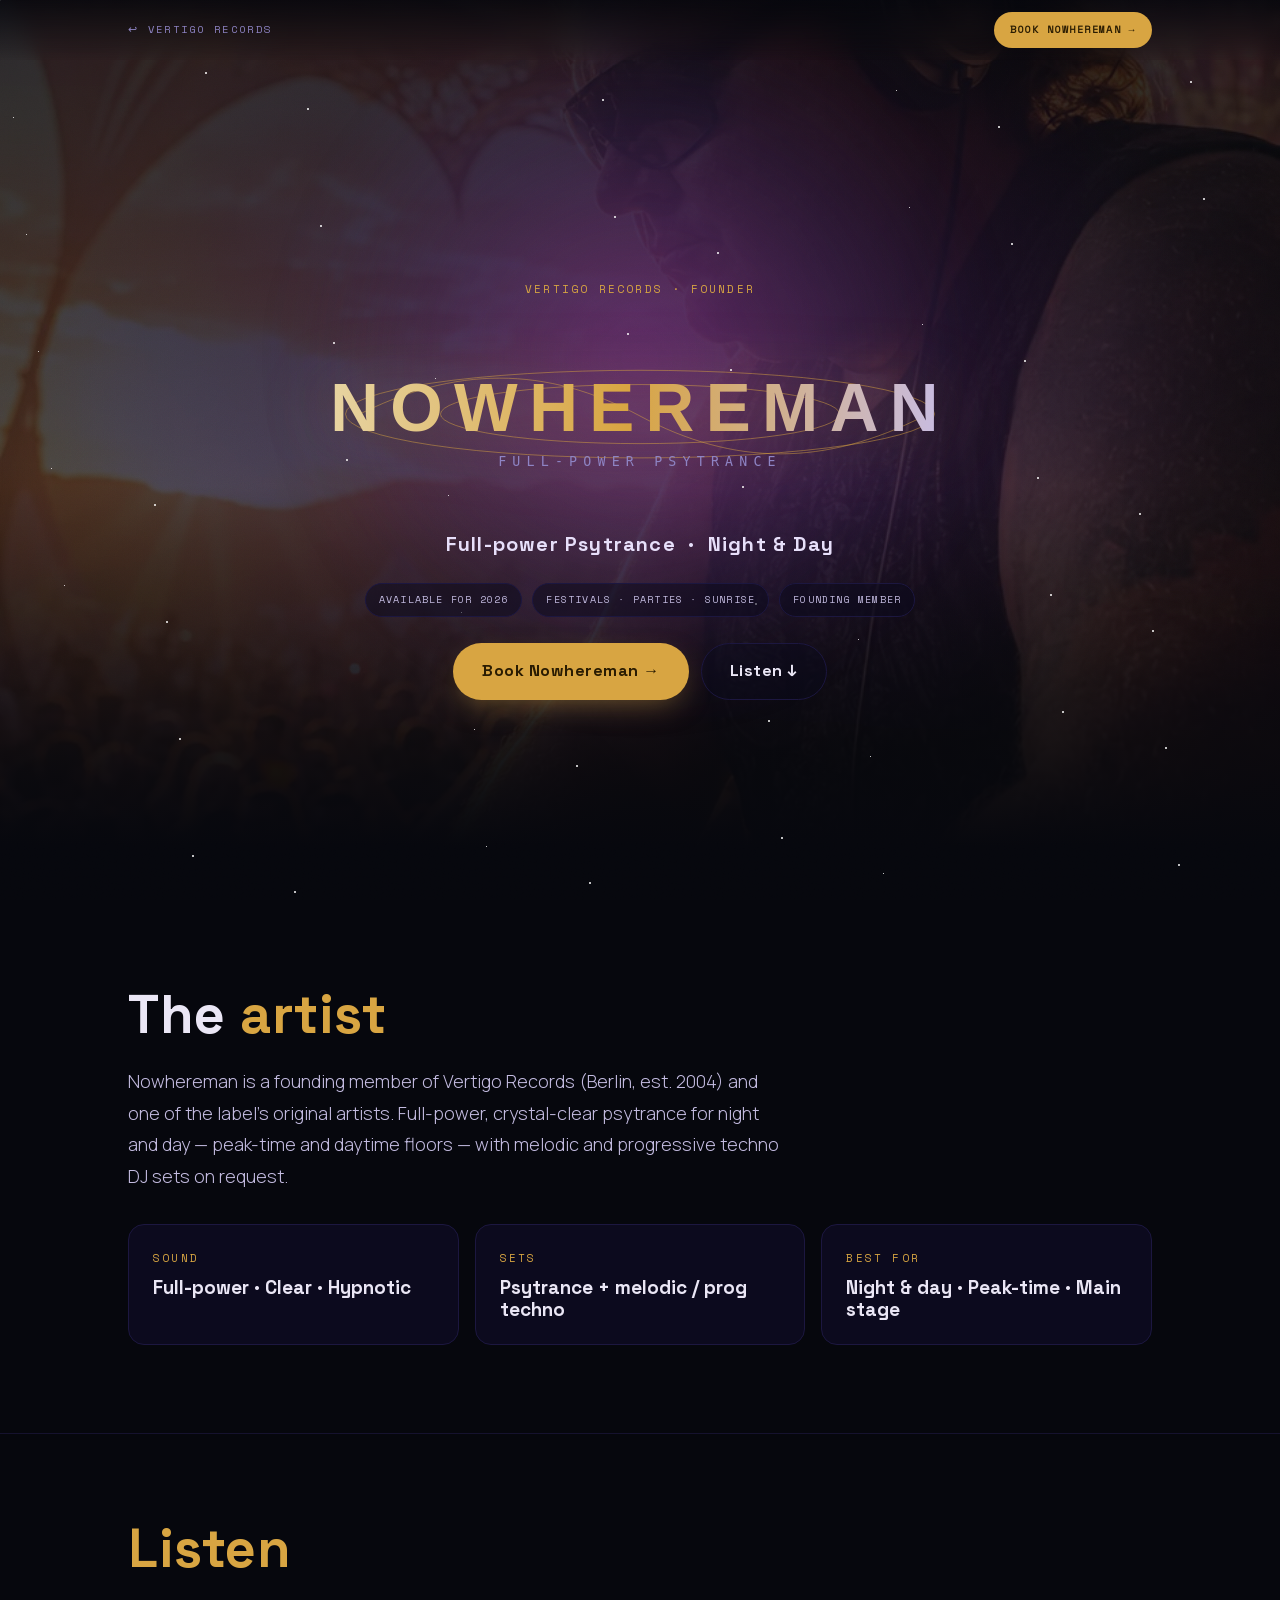
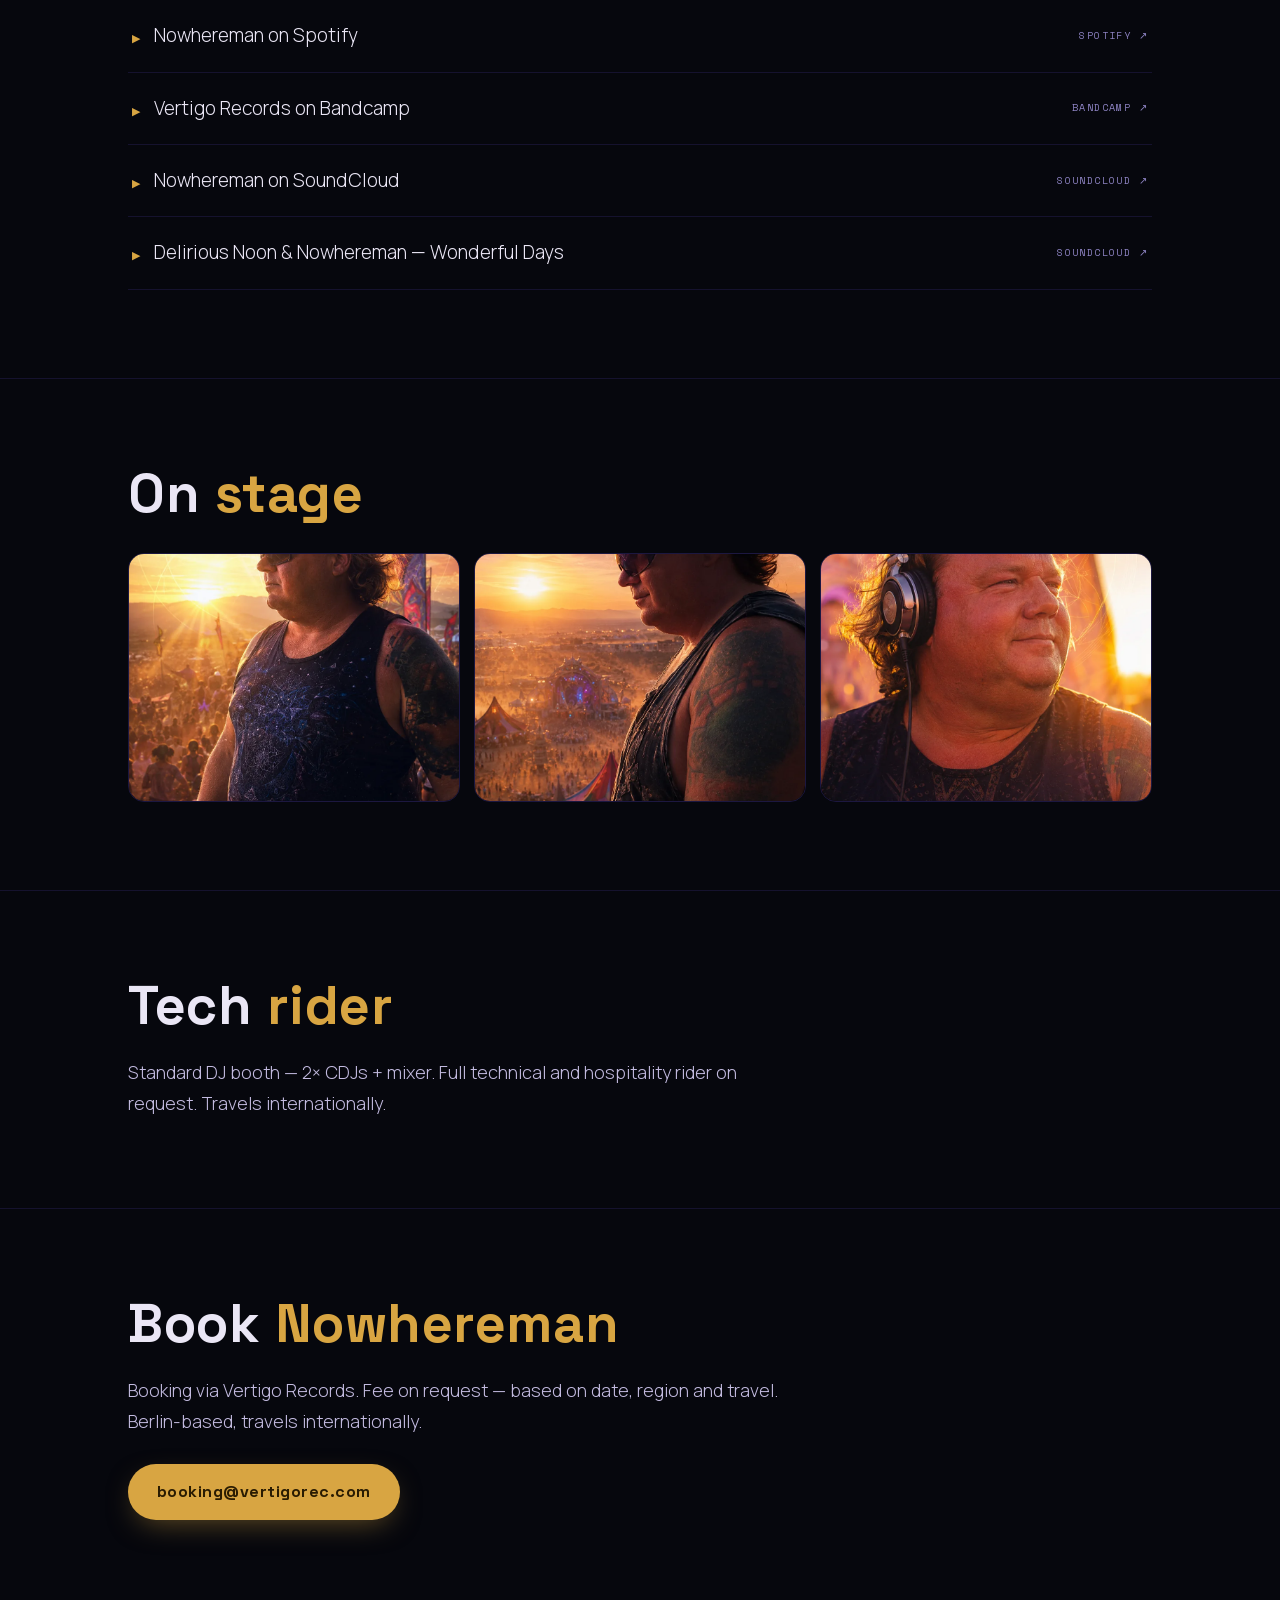
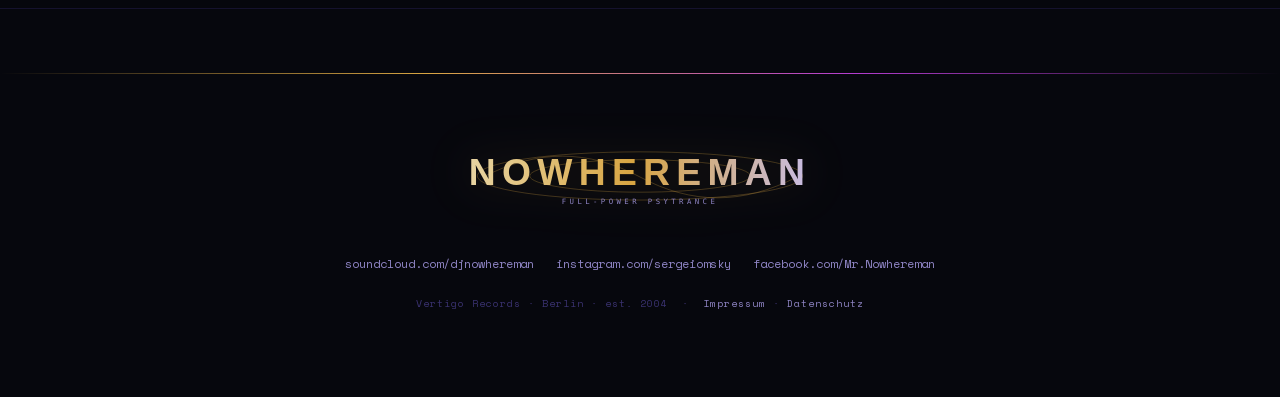
<file: nowhereman.html>
<!DOCTYPE html>
<html lang="en">
<head>
<meta charset="UTF-8">
<meta name="viewport" content="width=device-width, initial-scale=1.0">
<title>NOWHEREMAN — EPK</title>
<meta name="description" content="Nowhereman — full-power, crystal-clear psytrance for night and day. Founding member of Vertigo Records (Berlin, est. 2004). Also melodic & progressive techno.">
<link rel="canonical" href="https://vertigorec.com/nowhereman.html">
<link rel="icon" href="img/vertigo_logo.png">
<meta name="theme-color" content="#06070D">
<meta property="og:type" content="website">
<meta property="og:site_name" content="Vertigo Records">
<meta property="og:title" content="NOWHEREMAN — Full-power Psytrance">
<meta property="og:description" content="Full-power, crystal-clear psytrance for night and day — plus melodic & progressive techno. Founding member of Vertigo Records, Berlin.">
<meta property="og:url" content="https://vertigorec.com/nowhereman.html">
<meta property="og:image" content="https://vertigorec.com/img/nowhereman/epk_hero.png">
<meta property="og:image:width" content="941"><meta property="og:image:height" content="1672">
<meta name="twitter:card" content="summary_large_image">
<meta name="twitter:title" content="NOWHEREMAN — Full-power Psytrance">
<meta name="twitter:description" content="Full-power, crystal-clear psytrance for night and day — plus melodic & progressive techno.">
<meta name="twitter:image" content="https://vertigorec.com/img/nowhereman/epk_hero.png">
<link rel="stylesheet" href="fonts.css">
<style>
  :root{
    --bg:#06070D; --panel:#0C0A1E; --indigo:#182046; --violet:#54358C; --magenta:#B33CCF;
    --gold:#D8A542; --nebula:#4E79F7; --mist:#C8BDE6; --sand:#E7D4A2; --line:#1C1740; --muted:#8e84c4;
  }
  *{margin:0;padding:0;box-sizing:border-box}
  html{scroll-behavior:smooth}
  :target{scroll-margin-top:76px}
  body{background:var(--bg);color:#EAE6F5;font-family:'Manrope',sans-serif;font-weight:300;line-height:1.65;-webkit-font-smoothing:antialiased;overflow-x:hidden}
  .wrap{max-width:1080px;margin:0 auto;padding:0 28px}
  .grotesk{font-family:'Space Grotesk',sans-serif}
  .mono{font-family:'Space Mono',monospace;letter-spacing:.2em;text-transform:uppercase;font-size:11px;color:var(--muted)}
  .gold{color:var(--gold)}
  a{color:#EAE6F5;text-decoration:none;transition:.2s}
  :focus-visible{outline:2px solid var(--gold);outline-offset:3px}
  section{padding:88px 0;border-bottom:1px solid #15122e;position:relative}

  /* TOP BAR */
  .top{position:fixed;top:0;left:0;right:0;z-index:40;height:60px;display:flex;align-items:center;
    background:linear-gradient(to bottom,rgba(6,7,13,.82),rgba(6,7,13,0));backdrop-filter:blur(12px);-webkit-backdrop-filter:blur(12px)}
  .top .wrap{display:flex;align-items:center;justify-content:space-between;width:100%}
  .top .back{font-family:'Space Mono',monospace;font-size:10.5px;letter-spacing:.22em;text-transform:uppercase;color:var(--muted);display:inline-flex;gap:8px}
  .top .back:hover{color:var(--gold)}
  .top .book{font-family:'Space Mono',monospace;font-size:10px;letter-spacing:.14em;text-transform:uppercase;color:#2a1c02;font-weight:700;
    background:var(--gold);padding:10px 16px;border-radius:40px}
  .top .book:hover{background:#fff}

  /* HERO — cosmic, centered */
  .hero{position:relative;min-height:100vh;display:flex;align-items:center;justify-content:center;text-align:center;overflow:hidden;isolation:isolate}
  .hero-photo{position:absolute;inset:0;z-index:-4;background:url("img/nowhereman/epk_hero.webp") center/cover no-repeat;
    animation:kenburns 30s ease-in-out infinite alternate;transform-origin:50% 42%;opacity:.55}
  @keyframes kenburns{from{transform:scale(1.02)}to{transform:scale(1.12)}}
  .hero-grade{position:absolute;inset:0;z-index:-3;
    background:linear-gradient(to top,var(--bg) 6%,rgba(6,7,13,.5) 46%,rgba(6,7,13,.72)),
      radial-gradient(1200px 700px at 50% 40%,rgba(179,60,207,.34),transparent 60%),
      radial-gradient(900px 600px at 50% 42%,rgba(84,53,140,.42),transparent 65%),
      radial-gradient(420px 320px at 50% 41%,rgba(216,165,66,.26),transparent 72%)}
  .nebula{position:absolute;top:40%;left:50%;width:52vmax;height:52vmax;translate:-50% -50%;z-index:-3;border-radius:50%;pointer-events:none;
    background:radial-gradient(circle,rgba(179,60,207,.28),rgba(84,53,140,.16) 46%,transparent 72%);filter:blur(34px);
    animation:pulse 6s ease-in-out infinite}
  @keyframes pulse{0%,100%{opacity:.7;transform:translate(-50%,-50%) scale(1)}50%{opacity:1;transform:translate(-50%,-50%) scale(1.12)}}
  .stars{position:absolute;inset:0;z-index:-3;pointer-events:none}
  .stars span{position:absolute;width:2px;height:2px;border-radius:50%;background:#fff;animation:twinkle 4s ease-in-out infinite}
  @keyframes twinkle{0%,100%{opacity:.15}50%{opacity:.9}}
  .drift{position:absolute;inset:0;z-index:-2;pointer-events:none}
  .drift span{position:absolute;bottom:-8px;width:2px;height:2px;border-radius:50%;background:var(--gold);opacity:0;box-shadow:0 0 6px var(--gold);animation:driftup 12s linear infinite}
  @keyframes driftup{0%{opacity:0;transform:translateY(0)}14%{opacity:.8}100%{opacity:0;transform:translateY(-74vh)}}
  .hero::after{content:"";position:absolute;inset:0;z-index:-1;opacity:.05;pointer-events:none;mix-blend-mode:overlay;
    background-image:url("data:image/svg+xml,%3Csvg xmlns='http://www.w3.org/2000/svg' width='140' height='140'%3E%3Cfilter id='n'%3E%3CfeTurbulence type='fractalNoise' baseFrequency='0.85' numOctaves='2'/%3E%3C/filter%3E%3Crect width='100%25' height='100%25' filter='url(%23n)'/%3E%3C/svg%3E")}
  .hero-in{position:relative;z-index:2;padding:80px 0 0}
  .hero .ey{margin-bottom:18px;opacity:0;animation:fade 1s ease .1s forwards}
  .hero-logo{display:block;width:min(760px,92vw);height:auto;margin:6px auto 12px;opacity:0;animation:rise 1s cubic-bezier(.2,.7,.2,1) .2s forwards;
    filter:drop-shadow(0 0 34px rgba(216,165,66,.3))}
  .sr-only{position:absolute;width:1px;height:1px;padding:0;margin:-1px;overflow:hidden;clip:rect(0,0,0,0);white-space:nowrap;border:0}
  .hero .tag{font-family:'Space Grotesk',sans-serif;font-weight:700;letter-spacing:.06em;font-size:clamp(14px,2.3vw,20px);color:#e7dffa;opacity:0;animation:fade 1s ease .45s forwards}
  .hero-meta{display:flex;gap:10px;flex-wrap:wrap;justify-content:center;margin-top:22px;opacity:0;animation:fade 1s ease .6s forwards}
  .hero-meta span{font-family:'Space Mono',monospace;font-size:10px;letter-spacing:.12em;text-transform:uppercase;color:#c3bbe0;
    background:rgba(12,10,30,.55);border:1px solid var(--line);padding:8px 13px;border-radius:40px}
  .hero-cta{margin-top:26px;display:flex;gap:12px;flex-wrap:wrap;justify-content:center;opacity:0;animation:fade 1s ease .75s forwards}
  @keyframes rise{from{opacity:0;transform:translateY(28px)}to{opacity:1;transform:none}}
  @keyframes fade{to{opacity:1}}

  .btn{font-family:'Space Grotesk',sans-serif;font-weight:700;letter-spacing:.03em;font-size:16px;padding:14px 28px;border-radius:40px;transition:.22s;display:inline-flex;align-items:center;gap:9px;border:1px solid transparent}
  .btn.primary{background:var(--gold);color:#2a1c02;box-shadow:0 10px 30px -10px rgba(216,165,66,.5)}
  .btn.primary:hover{background:#fff;transform:translateY(-2px)}
  .btn.ghost{border-color:var(--line);color:#EAE6F5;background:rgba(12,10,30,.4)}
  .btn.ghost:hover{border-color:var(--gold);color:var(--gold)}

  h2.sec{font-family:'Space Grotesk',sans-serif;font-weight:700;font-size:clamp(28px,5.2vw,54px);margin-bottom:24px;letter-spacing:.01em;line-height:1}
  h2.sec em{color:var(--gold);font-style:normal}
  p.lead{font-size:18px;color:#c3bbe0;max-width:66ch;line-height:1.75}
  .grid{display:grid;grid-template-columns:repeat(auto-fit,minmax(230px,1fr));gap:16px;margin-top:32px}
  .card{background:var(--panel);border:1px solid var(--line);padding:24px;border-radius:16px;transition:border-color .25s,transform .25s,box-shadow .25s}
  .card:hover{border-color:rgba(179,60,207,.55);transform:translateY(-4px);box-shadow:0 16px 40px -20px rgba(84,53,140,.6)}
  .card .mono{margin-bottom:10px}
  .card .big{font-family:'Space Grotesk',sans-serif;font-weight:700;font-size:19px;line-height:1.14;margin-top:4px}
  .listen a{display:flex;justify-content:space-between;align-items:center;gap:16px;padding:20px 4px;border-bottom:1px solid #15122e;font-size:clamp(15px,1.9vw,19px)}
  .listen a .lb{transition:padding-left .25s}
  .listen a .lb::before{content:"▶";color:var(--gold);font-size:11px;margin-right:14px}
  .listen a:hover .lb{padding-left:14px;color:var(--gold)}
  .listen a .go{font-family:'Space Mono',monospace;font-size:10px;letter-spacing:.14em;text-transform:uppercase;color:var(--muted);white-space:nowrap}
  .photos{display:grid;grid-template-columns:repeat(3,1fr);gap:14px;margin-top:32px}
  .photo{aspect-ratio:4/3;overflow:hidden;border:1px solid var(--line);border-radius:16px;background:radial-gradient(600px 300px at 50% 40%,rgba(84,53,140,.4),#0a0820)}
  .photo img{width:100%;height:100%;object-fit:cover;display:block;transition:transform .5s ease}
  .photo:hover img{transform:scale(1.07)}

  footer{padding:64px 0 84px;text-align:center;border-bottom:0}
  footer::before{content:"";display:block;height:1px;background:linear-gradient(90deg,transparent,var(--gold),var(--magenta),transparent);margin:0 0 48px}
  footer .logo-img{display:block;width:min(420px,82vw);height:auto;margin:0 auto;filter:drop-shadow(0 0 24px rgba(216,165,66,.2))}
  .socials{display:flex;gap:22px;justify-content:center;flex-wrap:wrap;margin-top:22px;font-family:'Space Mono',monospace;font-size:12px}
  .socials a{color:var(--muted)} .socials a:hover{color:var(--gold)}
  .legal{margin-top:22px;font-family:'Space Mono',monospace;font-size:10px;letter-spacing:.1em;color:#3a3270}
  .legal a{color:var(--muted)} .legal a:hover{color:var(--gold)}

  .reveal{opacity:0;transform:translateY(28px);transition:opacity .8s cubic-bezier(.2,.7,.2,1),transform .8s cubic-bezier(.2,.7,.2,1)}
  .reveal.in{opacity:1;transform:none}
  ::selection{background:var(--gold);color:#1a1200}

  @media(max-width:760px){ .photos{grid-template-columns:1fr;max-width:420px;margin-left:auto;margin-right:auto} .top .book{display:none} }
  @media(prefers-reduced-motion:reduce){
    .hero-photo,.nebula,.stars span,.drift span{animation:none!important}
    .hero .ey,.hero-logo,.hero .tag,.hero-meta,.hero-cta{opacity:1;animation:none}
    .reveal{opacity:1;transform:none;transition:none}
  }
</style>
</head>
<body>

  <div class="top">
    <div class="wrap">
      <a class="back" href="index.html">↩ Vertigo Records</a>
      <a class="book" href="#book">Book Nowhereman →</a>
    </div>
  </div>

  <header class="hero">
    <div class="hero-photo"></div>
    <div class="hero-grade"></div>
    <div class="nebula"></div>
    <div class="stars" aria-hidden="true"></div>
    <div class="drift" aria-hidden="true"></div>
    <div class="wrap hero-in">
      <div class="mono gold ey">Vertigo Records · Founder</div>
      <h1 class="sr-only">NOWHEREMAN</h1>
      <img class="hero-logo" src="img/logos/nowhereman_wordmark_transparent.svg?v=psytrance-20260627" alt="NOWHEREMAN" fetchpriority="high">
      <div class="tag">Full-power Psytrance &nbsp;·&nbsp; Night &amp; Day</div>
      <div class="hero-meta">
        <span>Available for 2026</span>
        <span>Festivals · Parties · Sunrise</span>
        <span>Founding member</span>
      </div>
      <div class="hero-cta">
        <a class="btn primary" href="#book">Book Nowhereman →</a>
        <a class="btn ghost" href="#listen">Listen ↓</a>
      </div>
    </div>
  </header>

  <section id="about"><div class="wrap">
    <h2 class="sec">The <em>artist</em></h2>
    <p class="lead">Nowhereman is a founding member of Vertigo Records (Berlin, est. 2004) and one of the label's original artists. Full-power, crystal-clear psytrance for night and day — peak-time and daytime floors — with melodic and progressive techno DJ sets on request.</p>
    <div class="grid">
      <div class="card"><div class="mono gold">Sound</div><div class="big">Full-power · Clear · Hypnotic</div></div>
      <div class="card"><div class="mono gold">Sets</div><div class="big">Psytrance + melodic / prog techno</div></div>
      <div class="card"><div class="mono gold">Best for</div><div class="big">Night &amp; day · Peak-time · Main stage</div></div>
    </div>
  </div></section>

  <section id="listen"><div class="wrap listen">
    <h2 class="sec"><em>Listen</em></h2>
    <a href="https://open.spotify.com/artist/0qbqgmjCF8WQqoDV0aVdxh" target="_blank" rel="noopener"><span class="lb">Nowhereman on Spotify</span><span class="go">Spotify ↗</span></a>
    <a href="https://vertigorecords.bandcamp.com" target="_blank" rel="noopener"><span class="lb">Vertigo Records on Bandcamp</span><span class="go">Bandcamp ↗</span></a>
    <a href="https://soundcloud.com/djnowhereman" target="_blank" rel="noopener"><span class="lb">Nowhereman on SoundCloud</span><span class="go">Soundcloud ↗</span></a>
    <a href="https://soundcloud.com/vertigo-records/delirious-noon-nowhereman" target="_blank" rel="noopener"><span class="lb">Delirious Noon &amp; Nowhereman — Wonderful Days</span><span class="go">Soundcloud ↗</span></a>
  </div></section>

  <section id="stage"><div class="wrap">
    <h2 class="sec">On <em>stage</em></h2>
    <div class="photos">
      <div class="photo"><img src="img/nowhereman/epk_1.webp" alt="Nowhereman live" loading="lazy"></div>
      <div class="photo"><img src="img/nowhereman/epk_2.webp" alt="Nowhereman" loading="lazy"></div>
      <div class="photo"><img src="img/nowhereman/epk_3.webp" alt="Nowhereman set" loading="lazy"></div>
    </div>
  </div></section>

  <section id="rider"><div class="wrap">
    <h2 class="sec">Tech <em>rider</em></h2>
    <p class="lead">Standard DJ booth — 2× CDJs + mixer. Full technical and hospitality rider on request. Travels internationally.</p>
  </div></section>

  <section id="book"><div class="wrap">
    <h2 class="sec">Book <em>Nowhereman</em></h2>
    <p class="lead">Booking via Vertigo Records. Fee on request — based on date, region and travel. Berlin-based, travels internationally.</p>
    <div class="hero-cta" style="opacity:1;animation:none;justify-content:flex-start;margin-top:26px">
      <a class="btn primary" href="mailto:booking@vertigorec.com">booking@vertigorec.com</a>
    </div>
  </div></section>

  <footer><div class="wrap">
    <img class="logo-img" src="img/logos/nowhereman_wordmark_transparent.svg?v=psytrance-20260627" alt="NOWHEREMAN">
    <div class="socials">
      <a href="https://soundcloud.com/djnowhereman" target="_blank" rel="noopener">soundcloud.com/djnowhereman</a>
      <a href="https://www.instagram.com/sergeiomsky/" target="_blank" rel="noopener">instagram.com/sergeiomsky</a>
      <a href="https://www.facebook.com/Mr.Nowhereman" target="_blank" rel="noopener">facebook.com/Mr.Nowhereman</a>
    </div>
    <div class="legal">Vertigo Records · Berlin · est. 2004 &nbsp;·&nbsp; <a href="impressum.html">Impressum</a> · <a href="datenschutz.html">Datenschutz</a></div>
  </div></footer>

  <script>
  (function(){
    var reduce=window.matchMedia&&window.matchMedia('(prefers-reduced-motion:reduce)').matches;
    var st=document.querySelector('.stars');
    if(st){var f=document.createDocumentFragment();
      for(var i=0;i<50;i++){var s=document.createElement('span');
        s.style.left=(i*89%100)+'%';s.style.top=(i*57%100)+'%';
        s.style.animationDelay=(i%8)*0.5+'s';if(i%3===0){s.style.width=s.style.height='1px'}
        f.appendChild(s);} st.appendChild(f);}
    if(!reduce){
      var d=document.querySelector('.drift');
      if(d){var g=document.createDocumentFragment();
        for(var j=0;j<16;j++){var e=document.createElement('span');
          e.style.left=(j*137.5%100)+'%';e.style.animationDelay=(j%9)*1.1+'s';e.style.animationDuration=(10+(j%6))+'s';
          g.appendChild(e);} d.appendChild(g);}
    }
    var els=document.querySelectorAll('section');
    els.forEach(function(s){s.classList.add('reveal')});
    if(reduce||!('IntersectionObserver'in window)){els.forEach(function(s){s.classList.add('in')});return}
    var io=new IntersectionObserver(function(en){en.forEach(function(x){if(x.isIntersecting){x.target.classList.add('in');io.unobserve(x.target)}})},{threshold:.12});
    els.forEach(function(s){io.observe(s)});
  })();
  </script>
  <script data-goatcounter="https://vertigorec.goatcounter.com/count" async src="count.js"></script>
</body>
</html>
</file>
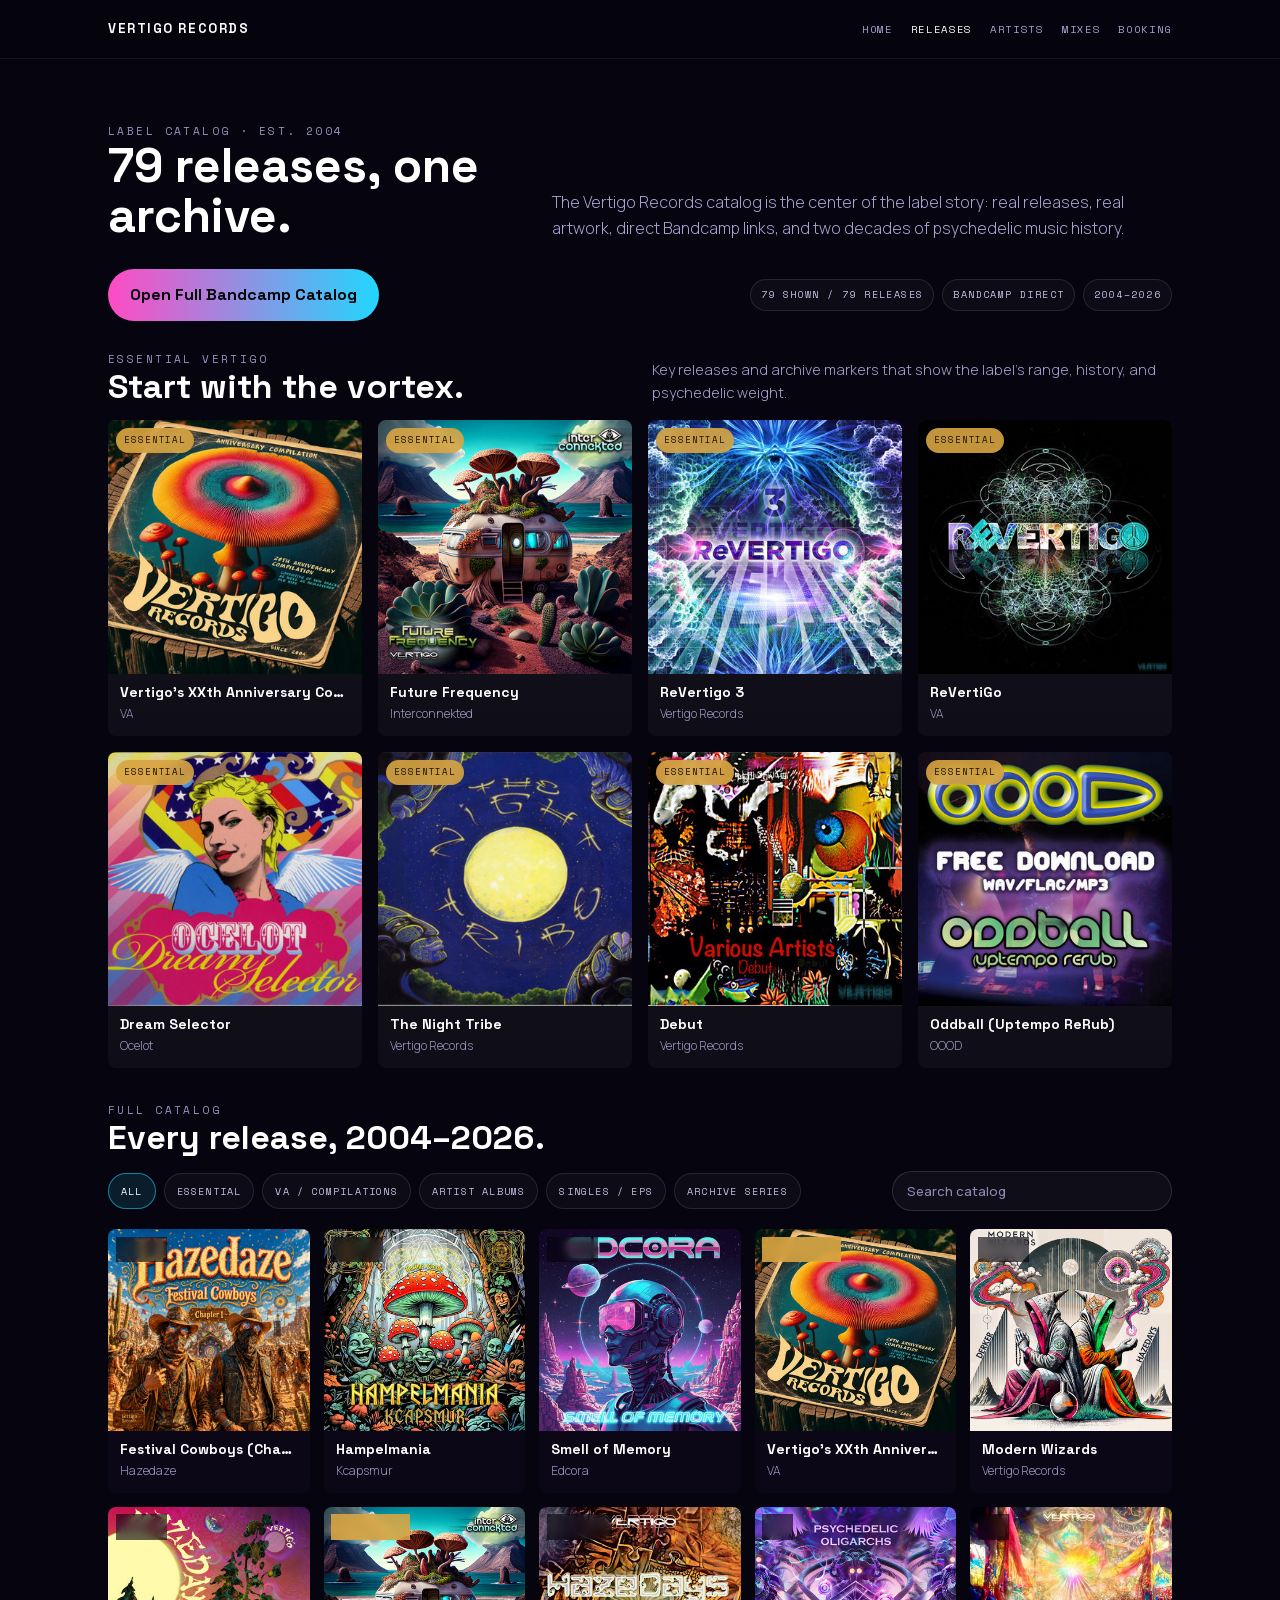
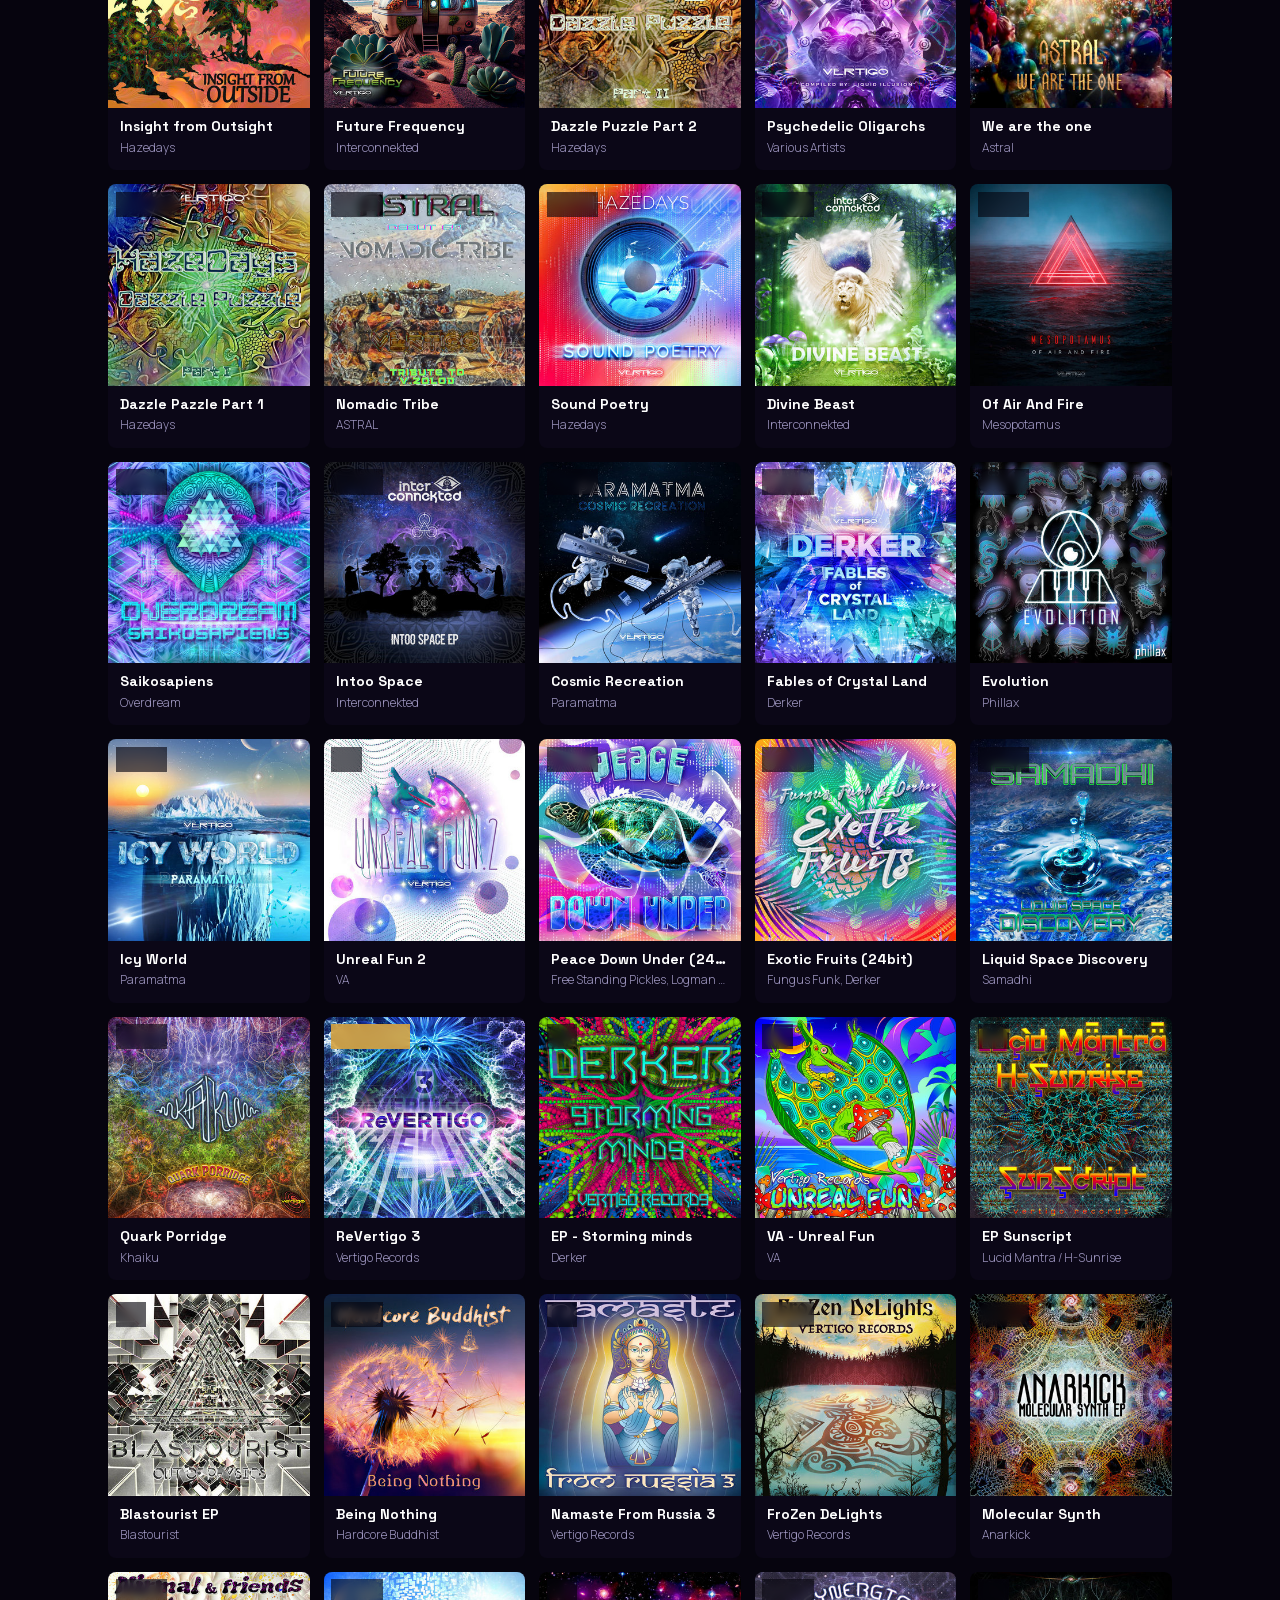
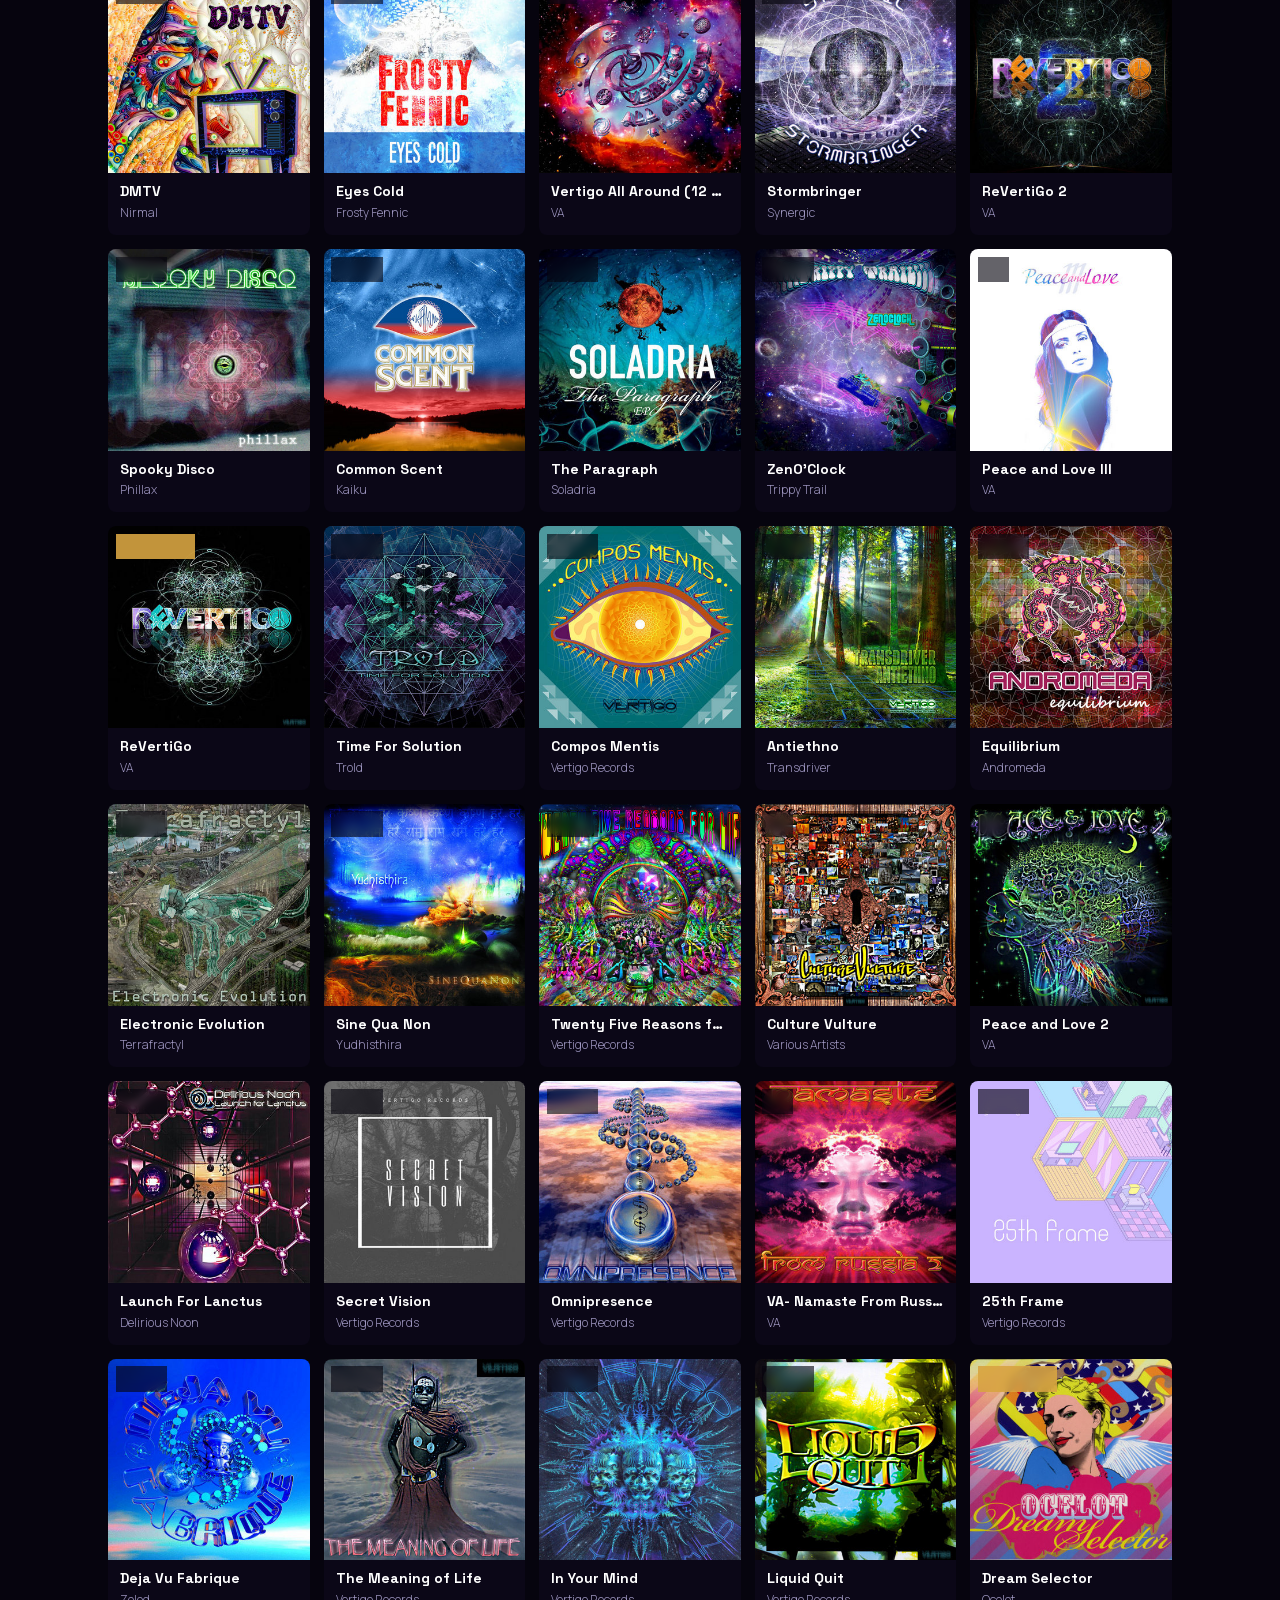
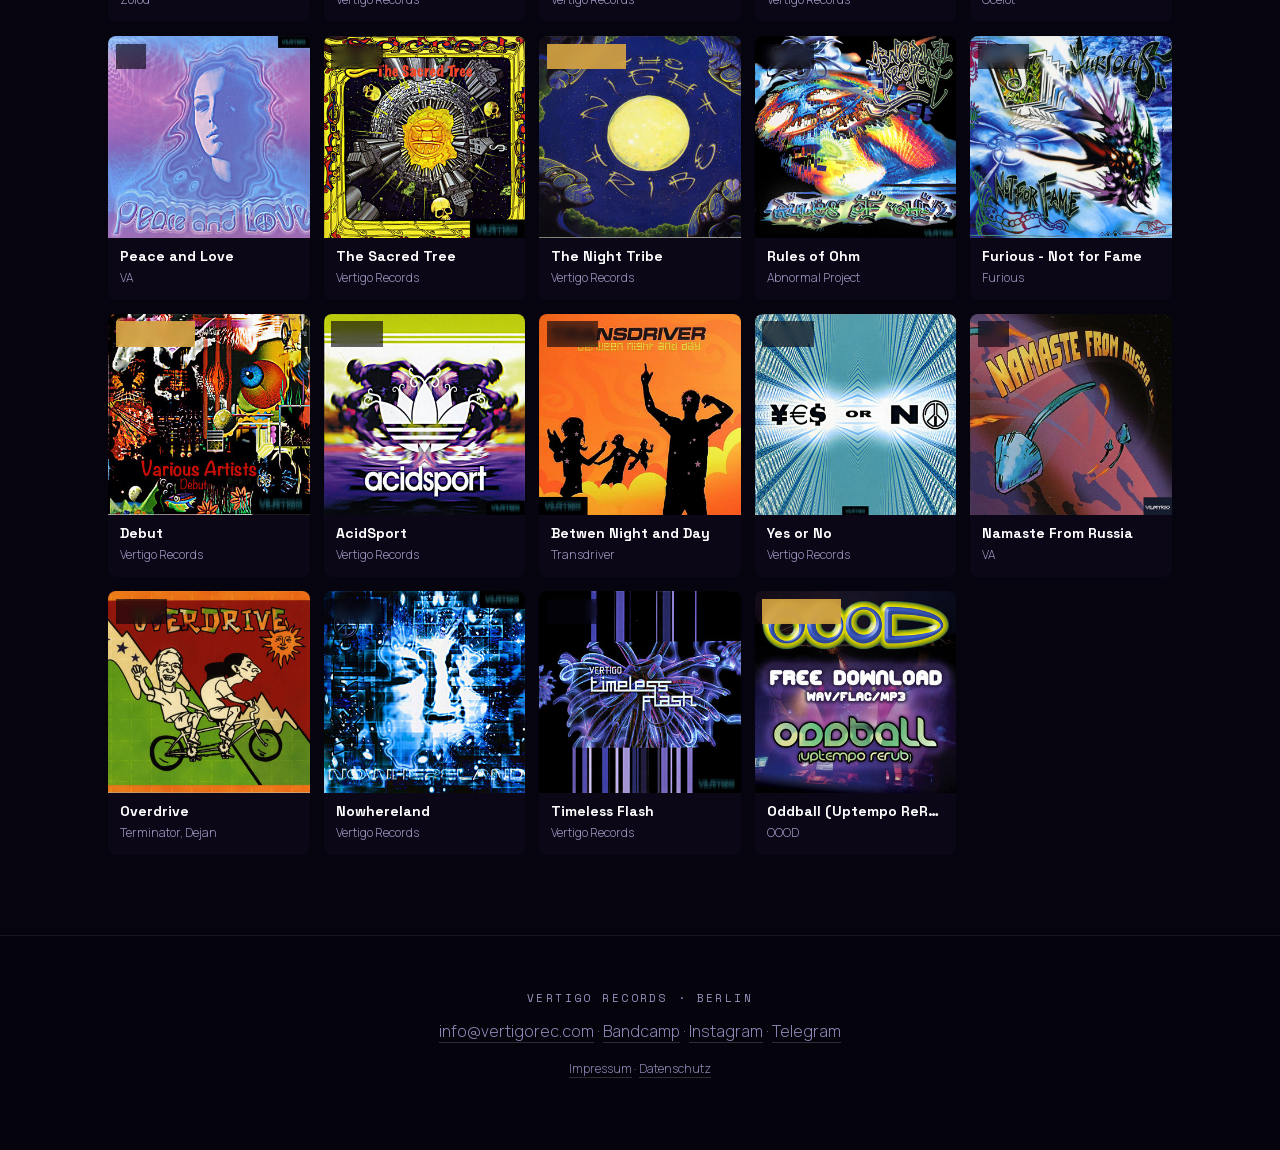
<file: releases.html>
<!DOCTYPE html>
<html lang="en">
<head>
<meta charset="UTF-8">
<meta name="viewport" content="width=device-width, initial-scale=1.0">
<title>Releases — Vertigo Records</title>
<meta name="description" content="The full Vertigo Records catalog — 79 psychedelic releases, 2004–2026: albums, EPs and VA compilations from the Berlin psy/goa label. Direct Bandcamp links.">
<link rel="icon" href="img/vertigo_logo.png">
<meta name="theme-color" content="#06040E">
<meta property="og:type" content="website">
<meta property="og:site_name" content="Vertigo Records">
<meta property="og:title" content="Releases — Vertigo Records">
<meta property="og:description" content="79 psychedelic releases, 2004–2026 — the full catalog of the Berlin psy/goa label with direct Bandcamp links.">
<meta property="og:url" content="https://vertigorec.com/releases.html">
<meta property="og:image" content="https://vertigorec.com/img/og/vertigo_og.png">
<meta property="og:image:width" content="2400">
<meta property="og:image:height" content="1260">
<meta name="twitter:card" content="summary_large_image">
<meta name="twitter:title" content="Releases — Vertigo Records">
<meta name="twitter:description" content="79 psychedelic releases, 2004–2026 — the full catalog of the Berlin psy/goa label with direct Bandcamp links.">
<meta name="twitter:image" content="https://vertigorec.com/img/og/vertigo_og.png">
<link rel="canonical" href="https://vertigorec.com/releases.html">
<script type="application/ld+json">{"@context": "https://schema.org", "@type": "Organization", "name": "Vertigo Records", "url": "https://vertigorec.com/", "logo": "https://vertigorec.com/img/vertigo_logo.png", "foundingDate": "2004", "sameAs": ["https://vertigorecords.bandcamp.com/", "https://soundcloud.com/vertigo-records", "https://www.instagram.com/vertigo.records/", "https://www.facebook.com/VertigoRec", "https://t.me/vertigo_records_psytrance"]}</script>
<script type="application/ld+json">{"@context": "https://schema.org", "@type": "ItemList", "name": "Vertigo Records — Label Catalog", "description": "Full release catalog of Vertigo Records, Berlin psychedelic label, est. 2004.", "numberOfItems": 79, "itemListElement": [{"@type": "ListItem", "position": 1, "item": {"@type": "MusicAlbum", "name": "Festival Cowboys (Chap1)", "byArtist": {"@type": "MusicGroup", "name": "Hazedaze"}, "url": "https://vertigorecords.bandcamp.com/album/festival-cowboys-chap1", "image": "https://vertigorec.com/img/releases/a0331160231_2.jpeg"}}, {"@type": "ListItem", "position": 2, "item": {"@type": "MusicAlbum", "name": "Hampelmania", "byArtist": {"@type": "MusicGroup", "name": "Kcapsmur"}, "url": "https://vertigorecords.bandcamp.com/album/hampelmania", "image": "https://vertigorec.com/img/releases/a1164189220_2.jpeg"}}, {"@type": "ListItem", "position": 3, "item": {"@type": "MusicAlbum", "name": "Smell of Memory", "byArtist": {"@type": "MusicGroup", "name": "Edcora"}, "url": "https://vertigorecords.bandcamp.com/album/smell-of-memory", "image": "https://vertigorec.com/img/releases/a0828118000_2.jpeg"}}, {"@type": "ListItem", "position": 4, "item": {"@type": "MusicAlbum", "name": "Vertigo's XXth Anniversary Compilation", "byArtist": {"@type": "MusicGroup", "name": "VA"}, "url": "https://vertigorecords.bandcamp.com/album/vertigos-xxth-anniversary-compilation", "image": "https://vertigorec.com/img/releases/a3248524868_2.jpeg"}}, {"@type": "ListItem", "position": 5, "item": {"@type": "MusicAlbum", "name": "Modern Wizards", "byArtist": {"@type": "MusicGroup", "name": "Vertigo Records"}, "url": "https://vertigorecords.bandcamp.com/album/modern-wizards", "image": "https://vertigorec.com/img/releases/a2997160585_2.jpeg"}}, {"@type": "ListItem", "position": 6, "item": {"@type": "MusicAlbum", "name": "Insight from Outsight", "byArtist": {"@type": "MusicGroup", "name": "Hazedays"}, "url": "https://vertigorecords.bandcamp.com/album/insight-from-outsight", "image": "https://vertigorec.com/img/releases/a2827285258_2.jpeg"}}, {"@type": "ListItem", "position": 7, "item": {"@type": "MusicAlbum", "name": "Future Frequency", "byArtist": {"@type": "MusicGroup", "name": "Interconnekted"}, "url": "https://vertigorecords.bandcamp.com/album/future-frequency", "image": "https://vertigorec.com/img/releases/a2255143847_2.jpeg"}}, {"@type": "ListItem", "position": 8, "item": {"@type": "MusicAlbum", "name": "Dazzle Puzzle Part 2", "byArtist": {"@type": "MusicGroup", "name": "Hazedays"}, "url": "https://vertigorecords.bandcamp.com/album/dazzle-puzzle-part-2", "image": "https://vertigorec.com/img/releases/a1744544852_2.jpeg"}}, {"@type": "ListItem", "position": 9, "item": {"@type": "MusicAlbum", "name": "Psychedelic Oligarchs", "byArtist": {"@type": "MusicGroup", "name": "Various Artists"}, "url": "https://vertigorecords.bandcamp.com/album/psychedelic-oligarchs", "image": "https://vertigorec.com/img/releases/a0883083735_2.jpeg"}}, {"@type": "ListItem", "position": 10, "item": {"@type": "MusicAlbum", "name": "We are the one", "byArtist": {"@type": "MusicGroup", "name": "Astral"}, "url": "https://vertigorecords.bandcamp.com/track/we-are-the-one", "image": "https://vertigorec.com/img/releases/a1888699174_2.jpeg"}}, {"@type": "ListItem", "position": 11, "item": {"@type": "MusicAlbum", "name": "Dazzle Pazzle Part 1", "byArtist": {"@type": "MusicGroup", "name": "Hazedays"}, "url": "https://vertigorecords.bandcamp.com/album/dazzle-pazzle-part-1", "image": "https://vertigorec.com/img/releases/a2670696511_2.jpeg"}}, {"@type": "ListItem", "position": 12, "item": {"@type": "MusicAlbum", "name": "Nomadic Tribe", "byArtist": {"@type": "MusicGroup", "name": "ASTRAL"}, "url": "https://vertigorecords.bandcamp.com/album/nomadic-tribe", "image": "https://vertigorec.com/img/releases/a4223873075_2.jpeg"}}, {"@type": "ListItem", "position": 13, "item": {"@type": "MusicAlbum", "name": "Sound Poetry", "byArtist": {"@type": "MusicGroup", "name": "Hazedays"}, "url": "https://vertigorecords.bandcamp.com/album/sound-poetry", "image": "https://vertigorec.com/img/releases/a1119318613_2.jpeg"}}, {"@type": "ListItem", "position": 14, "item": {"@type": "MusicAlbum", "name": "Divine Beast", "byArtist": {"@type": "MusicGroup", "name": "Interconnekted"}, "url": "https://vertigorecords.bandcamp.com/album/divine-beast", "image": "https://vertigorec.com/img/releases/a3823903335_2.jpeg"}}, {"@type": "ListItem", "position": 15, "item": {"@type": "MusicAlbum", "name": "Of Air And Fire", "byArtist": {"@type": "MusicGroup", "name": "Mesopotamus"}, "url": "https://vertigorecords.bandcamp.com/album/of-air-and-fire", "image": "https://vertigorec.com/img/releases/a4065633913_2.jpeg"}}, {"@type": "ListItem", "position": 16, "item": {"@type": "MusicAlbum", "name": "Saikosapiens", "byArtist": {"@type": "MusicGroup", "name": "Overdream"}, "url": "https://vertigorecords.bandcamp.com/album/saikosapiens", "image": "https://vertigorec.com/img/releases/a4122535020_2.jpeg"}}, {"@type": "ListItem", "position": 17, "item": {"@type": "MusicAlbum", "name": "Intoo Space", "byArtist": {"@type": "MusicGroup", "name": "Interconnekted"}, "url": "https://vertigorecords.bandcamp.com/album/intoo-space", "image": "https://vertigorec.com/img/releases/a1174382194_2.jpeg"}}, {"@type": "ListItem", "position": 18, "item": {"@type": "MusicAlbum", "name": "Cosmic Recreation", "byArtist": {"@type": "MusicGroup", "name": "Paramatma"}, "url": "https://vertigorecords.bandcamp.com/album/cosmic-recreation", "image": "https://vertigorec.com/img/releases/a2127265220_2.jpeg"}}, {"@type": "ListItem", "position": 19, "item": {"@type": "MusicAlbum", "name": "Fables of Crystal Land", "byArtist": {"@type": "MusicGroup", "name": "Derker"}, "url": "https://vertigorecords.bandcamp.com/album/fables-of-crystal-land", "image": "https://vertigorec.com/img/releases/a3187707574_2.jpeg"}}, {"@type": "ListItem", "position": 20, "item": {"@type": "MusicAlbum", "name": "Evolution", "byArtist": {"@type": "MusicGroup", "name": "Phillax"}, "url": "https://vertigorecords.bandcamp.com/album/evolution", "image": "https://vertigorec.com/img/releases/a4075155829_2.jpeg"}}, {"@type": "ListItem", "position": 21, "item": {"@type": "MusicAlbum", "name": "Icy World", "byArtist": {"@type": "MusicGroup", "name": "Paramatma"}, "url": "https://vertigorecords.bandcamp.com/album/icy-world", "image": "https://vertigorec.com/img/releases/a1588754313_2.jpeg"}}, {"@type": "ListItem", "position": 22, "item": {"@type": "MusicAlbum", "name": "Unreal Fun 2", "byArtist": {"@type": "MusicGroup", "name": "VA"}, "url": "https://vertigorecords.bandcamp.com/album/unreal-fun-2", "image": "https://vertigorec.com/img/releases/a2120554868_2.jpeg"}}, {"@type": "ListItem", "position": 23, "item": {"@type": "MusicAlbum", "name": "Peace Down Under (24bit)", "byArtist": {"@type": "MusicGroup", "name": "Free Standing Pickles, Logman n Pstump, alaztair:Godfrey"}, "url": "https://vertigorecords.bandcamp.com/album/peace-down-under-24bit", "image": "https://vertigorec.com/img/releases/a1426016623_2.jpeg"}}, {"@type": "ListItem", "position": 24, "item": {"@type": "MusicAlbum", "name": "Exotic Fruits (24bit)", "byArtist": {"@type": "MusicGroup", "name": "Fungus Funk, Derker"}, "url": "https://vertigorecords.bandcamp.com/album/exotic-fruits-24bit", "image": "https://vertigorec.com/img/releases/a0206789238_2.jpeg"}}, {"@type": "ListItem", "position": 25, "item": {"@type": "MusicAlbum", "name": "Liquid Space Discovery", "byArtist": {"@type": "MusicGroup", "name": "Samadhi"}, "url": "https://vertigorecords.bandcamp.com/album/liquid-space-discovery", "image": "https://vertigorec.com/img/releases/a3243297388_2.jpeg"}}, {"@type": "ListItem", "position": 26, "item": {"@type": "MusicAlbum", "name": "Quark Porridge", "byArtist": {"@type": "MusicGroup", "name": "Khaiku"}, "url": "https://vertigorecords.bandcamp.com/album/quark-porridge-2", "image": "https://vertigorec.com/img/releases/a2540498702_2.jpeg"}}, {"@type": "ListItem", "position": 27, "item": {"@type": "MusicAlbum", "name": "ReVertigo 3", "byArtist": {"@type": "MusicGroup", "name": "Vertigo Records"}, "url": "https://vertigorecords.bandcamp.com/album/revertigo-3", "image": "https://vertigorec.com/img/releases/a2499543852_2.jpeg"}}, {"@type": "ListItem", "position": 28, "item": {"@type": "MusicAlbum", "name": "EP - Storming minds", "byArtist": {"@type": "MusicGroup", "name": "Derker"}, "url": "https://vertigorecords.bandcamp.com/album/ep-storming-minds", "image": "https://vertigorec.com/img/releases/a0776344711_2.jpeg"}}, {"@type": "ListItem", "position": 29, "item": {"@type": "MusicAlbum", "name": "VA - Unreal Fun", "byArtist": {"@type": "MusicGroup", "name": "VA"}, "url": "https://vertigorecords.bandcamp.com/album/va-unreal-fun", "image": "https://vertigorec.com/img/releases/a3875237019_2.jpeg"}}, {"@type": "ListItem", "position": 30, "item": {"@type": "MusicAlbum", "name": "EP Sunscript", "byArtist": {"@type": "MusicGroup", "name": "Lucid Mantra / H-Sunrise"}, "url": "https://vertigorecords.bandcamp.com/album/ep-sunscript", "image": "https://vertigorec.com/img/releases/a2123550893_2.jpeg"}}, {"@type": "ListItem", "position": 31, "item": {"@type": "MusicAlbum", "name": "Blastourist EP", "byArtist": {"@type": "MusicGroup", "name": "Blastourist"}, "url": "https://vertigorecords.bandcamp.com/album/blastourist-ep", "image": "https://vertigorec.com/img/releases/a3692804369_2.jpeg"}}, {"@type": "ListItem", "position": 32, "item": {"@type": "MusicAlbum", "name": "Being Nothing", "byArtist": {"@type": "MusicGroup", "name": "Hardcore Buddhist"}, "url": "https://vertigorecords.bandcamp.com/album/being-nothing", "image": "https://vertigorec.com/img/releases/a3653609992_2.jpeg"}}, {"@type": "ListItem", "position": 33, "item": {"@type": "MusicAlbum", "name": "Namaste From Russia 3", "byArtist": {"@type": "MusicGroup", "name": "Vertigo Records"}, "url": "https://vertigorecords.bandcamp.com/album/namaste-from-russia-3", "image": "https://vertigorec.com/img/releases/a0961463935_2.jpeg"}}, {"@type": "ListItem", "position": 34, "item": {"@type": "MusicAlbum", "name": "FroZen DeLights", "byArtist": {"@type": "MusicGroup", "name": "Vertigo Records"}, "url": "https://vertigorecords.bandcamp.com/album/frozen-delights", "image": "https://vertigorec.com/img/releases/a4125649357_2.jpeg"}}, {"@type": "ListItem", "position": 35, "item": {"@type": "MusicAlbum", "name": "Molecular Synth", "byArtist": {"@type": "MusicGroup", "name": "Anarkick"}, "url": "https://vertigorecords.bandcamp.com/album/molecular-synth", "image": "https://vertigorec.com/img/releases/a3099070341_2.jpeg"}}, {"@type": "ListItem", "position": 36, "item": {"@type": "MusicAlbum", "name": "DMTV", "byArtist": {"@type": "MusicGroup", "name": "Nirmal"}, "url": "https://vertigorecords.bandcamp.com/album/dmtv", "image": "https://vertigorec.com/img/releases/a2134316159_2.jpeg"}}, {"@type": "ListItem", "position": 37, "item": {"@type": "MusicAlbum", "name": "Eyes Cold", "byArtist": {"@type": "MusicGroup", "name": "Frosty Fennic"}, "url": "https://vertigorecords.bandcamp.com/album/eyes-cold", "image": "https://vertigorec.com/img/releases/a0898404405_2.jpeg"}}, {"@type": "ListItem", "position": 38, "item": {"@type": "MusicAlbum", "name": "Vertigo All Around (12 years in Space)", "byArtist": {"@type": "MusicGroup", "name": "VA"}, "url": "https://vertigorecords.bandcamp.com/album/vertigo-all-around-12-years-in-space", "image": "https://vertigorec.com/img/releases/a2744797217_2.jpeg"}}, {"@type": "ListItem", "position": 39, "item": {"@type": "MusicAlbum", "name": "Stormbringer", "byArtist": {"@type": "MusicGroup", "name": "Synergic"}, "url": "https://vertigorecords.bandcamp.com/album/stormbringer", "image": "https://vertigorec.com/img/releases/a0222773210_2.jpeg"}}, {"@type": "ListItem", "position": 40, "item": {"@type": "MusicAlbum", "name": "ReVertiGo 2", "byArtist": {"@type": "MusicGroup", "name": "VA"}, "url": "https://vertigorecords.bandcamp.com/album/revertigo-2", "image": "https://vertigorec.com/img/releases/a4196866137_2.jpeg"}}, {"@type": "ListItem", "position": 41, "item": {"@type": "MusicAlbum", "name": "Spooky Disco", "byArtist": {"@type": "MusicGroup", "name": "Phillax"}, "url": "https://vertigorecords.bandcamp.com/album/spooky-disco", "image": "https://vertigorec.com/img/releases/a3847993035_2.jpeg"}}, {"@type": "ListItem", "position": 42, "item": {"@type": "MusicAlbum", "name": "Common Scent", "byArtist": {"@type": "MusicGroup", "name": "Kaiku"}, "url": "https://vertigorecords.bandcamp.com/album/common-scent", "image": "https://vertigorec.com/img/releases/a0097474529_2.jpeg"}}, {"@type": "ListItem", "position": 43, "item": {"@type": "MusicAlbum", "name": "The Paragraph", "byArtist": {"@type": "MusicGroup", "name": "Soladria"}, "url": "https://vertigorecords.bandcamp.com/album/the-paragraph", "image": "https://vertigorec.com/img/releases/a0590510947_2.jpeg"}}, {"@type": "ListItem", "position": 44, "item": {"@type": "MusicAlbum", "name": "ZenO'Clock", "byArtist": {"@type": "MusicGroup", "name": "Trippy Trail"}, "url": "https://vertigorecords.bandcamp.com/album/zenoclock", "image": "https://vertigorec.com/img/releases/a0252967944_2.jpeg"}}, {"@type": "ListItem", "position": 45, "item": {"@type": "MusicAlbum", "name": "Peace and Love III", "byArtist": {"@type": "MusicGroup", "name": "VA"}, "url": "https://vertigorecords.bandcamp.com/album/peace-and-love-iii", "image": "https://vertigorec.com/img/releases/a4174605558_2.jpeg"}}, {"@type": "ListItem", "position": 46, "item": {"@type": "MusicAlbum", "name": "ReVertiGo", "byArtist": {"@type": "MusicGroup", "name": "VA"}, "url": "https://vertigorecords.bandcamp.com/album/revertigo", "image": "https://vertigorec.com/img/releases/a1649462059_2.jpeg"}}, {"@type": "ListItem", "position": 47, "item": {"@type": "MusicAlbum", "name": "Time For Solution", "byArtist": {"@type": "MusicGroup", "name": "Trold"}, "url": "https://vertigorecords.bandcamp.com/album/time-for-solution", "image": "https://vertigorec.com/img/releases/a2167552742_2.jpeg"}}, {"@type": "ListItem", "position": 48, "item": {"@type": "MusicAlbum", "name": "Compos Mentis", "byArtist": {"@type": "MusicGroup", "name": "Vertigo Records"}, "url": "https://vertigorecords.bandcamp.com/album/compos-mentis", "image": "https://vertigorec.com/img/releases/a0046371796_2.jpeg"}}, {"@type": "ListItem", "position": 49, "item": {"@type": "MusicAlbum", "name": "Antiethno", "byArtist": {"@type": "MusicGroup", "name": "Transdriver"}, "url": "https://vertigorecords.bandcamp.com/album/antiethno", "image": "https://vertigorec.com/img/releases/a0286896190_2.jpeg"}}, {"@type": "ListItem", "position": 50, "item": {"@type": "MusicAlbum", "name": "Equilibrium", "byArtist": {"@type": "MusicGroup", "name": "Andromeda"}, "url": "https://vertigorecords.bandcamp.com/album/equilibrium", "image": "https://vertigorec.com/img/releases/a0837995813_2.jpeg"}}, {"@type": "ListItem", "position": 51, "item": {"@type": "MusicAlbum", "name": "Electronic Evolution", "byArtist": {"@type": "MusicGroup", "name": "Terrafractyl"}, "url": "https://vertigorecords.bandcamp.com/album/electronic-evolution", "image": "https://vertigorec.com/img/releases/a0358148586_2.jpeg"}}, {"@type": "ListItem", "position": 52, "item": {"@type": "MusicAlbum", "name": "Sine Qua Non", "byArtist": {"@type": "MusicGroup", "name": "Yudhisthira"}, "url": "https://vertigorecords.bandcamp.com/album/sine-qua-non", "image": "https://vertigorec.com/img/releases/a0040792564_2.jpeg"}}, {"@type": "ListItem", "position": 53, "item": {"@type": "MusicAlbum", "name": "Twenty Five Reasons for Life", "byArtist": {"@type": "MusicGroup", "name": "Vertigo Records"}, "url": "https://vertigorecords.bandcamp.com/album/twenty-five-reasons-for-life", "image": "https://vertigorec.com/img/releases/a3035762276_2.jpeg"}}, {"@type": "ListItem", "position": 54, "item": {"@type": "MusicAlbum", "name": "Culture Vulture", "byArtist": {"@type": "MusicGroup", "name": "Various Artists"}, "url": "https://vertigorecords.bandcamp.com/album/culture-vulture", "image": "https://vertigorec.com/img/releases/a1890206550_2.jpeg"}}, {"@type": "ListItem", "position": 55, "item": {"@type": "MusicAlbum", "name": "Peace and Love 2", "byArtist": {"@type": "MusicGroup", "name": "VA"}, "url": "https://vertigorecords.bandcamp.com/album/peace-and-love-2", "image": "https://vertigorec.com/img/releases/a1680644883_2.jpeg"}}, {"@type": "ListItem", "position": 56, "item": {"@type": "MusicAlbum", "name": "Launch For Lanctus", "byArtist": {"@type": "MusicGroup", "name": "Delirious Noon"}, "url": "https://vertigorecords.bandcamp.com/album/launch-for-lanctus", "image": "https://vertigorec.com/img/releases/a2700568575_2.jpeg"}}, {"@type": "ListItem", "position": 57, "item": {"@type": "MusicAlbum", "name": "Secret Vision", "byArtist": {"@type": "MusicGroup", "name": "Vertigo Records"}, "url": "https://vertigorecords.bandcamp.com/album/secret-vision", "image": "https://vertigorec.com/img/releases/a4160172684_2.jpeg"}}, {"@type": "ListItem", "position": 58, "item": {"@type": "MusicAlbum", "name": "Omnipresence", "byArtist": {"@type": "MusicGroup", "name": "Vertigo Records"}, "url": "https://vertigorecords.bandcamp.com/album/omnipresence", "image": "https://vertigorec.com/img/releases/a2954119928_2.jpeg"}}, {"@type": "ListItem", "position": 59, "item": {"@type": "MusicAlbum", "name": "VA- Namaste From Russia 2", "byArtist": {"@type": "MusicGroup", "name": "VA"}, "url": "https://vertigorecords.bandcamp.com/album/va-namaste-from-russia-2", "image": "https://vertigorec.com/img/releases/a3637782884_2.jpeg"}}, {"@type": "ListItem", "position": 60, "item": {"@type": "MusicAlbum", "name": "25th Frame", "byArtist": {"@type": "MusicGroup", "name": "Vertigo Records"}, "url": "https://vertigorecords.bandcamp.com/album/25th-frame", "image": "https://vertigorec.com/img/releases/a3748950035_2.jpeg"}}, {"@type": "ListItem", "position": 61, "item": {"@type": "MusicAlbum", "name": "Deja Vu Fabrique", "byArtist": {"@type": "MusicGroup", "name": "Zolod"}, "url": "https://vertigorecords.bandcamp.com/album/deja-vu-fabrique", "image": "https://vertigorec.com/img/releases/a3074814834_2.jpeg"}}, {"@type": "ListItem", "position": 62, "item": {"@type": "MusicAlbum", "name": "The Meaning of Life", "byArtist": {"@type": "MusicGroup", "name": "Vertigo Records"}, "url": "https://vertigorecords.bandcamp.com/album/the-meaning-of-life", "image": "https://vertigorec.com/img/releases/a0764272066_2.jpeg"}}, {"@type": "ListItem", "position": 63, "item": {"@type": "MusicAlbum", "name": "In Your Mind", "byArtist": {"@type": "MusicGroup", "name": "Vertigo Records"}, "url": "https://vertigorecords.bandcamp.com/album/in-your-mind", "image": "https://vertigorec.com/img/releases/a2306007285_2.jpeg"}}, {"@type": "ListItem", "position": 64, "item": {"@type": "MusicAlbum", "name": "Liquid Quit", "byArtist": {"@type": "MusicGroup", "name": "Vertigo Records"}, "url": "https://vertigorecords.bandcamp.com/album/liquid-quit", "image": "https://vertigorec.com/img/releases/a1429268179_2.jpeg"}}, {"@type": "ListItem", "position": 65, "item": {"@type": "MusicAlbum", "name": "Dream Selector", "byArtist": {"@type": "MusicGroup", "name": "Ocelot"}, "url": "https://vertigorecords.bandcamp.com/album/dream-selector", "image": "https://vertigorec.com/img/releases/a2665402312_2.jpeg"}}, {"@type": "ListItem", "position": 66, "item": {"@type": "MusicAlbum", "name": "Peace and Love", "byArtist": {"@type": "MusicGroup", "name": "VA"}, "url": "https://vertigorecords.bandcamp.com/album/peace-and-love", "image": "https://vertigorec.com/img/releases/a1694040932_2.jpeg"}}, {"@type": "ListItem", "position": 67, "item": {"@type": "MusicAlbum", "name": "The Sacred Tree", "byArtist": {"@type": "MusicGroup", "name": "Vertigo Records"}, "url": "https://vertigorecords.bandcamp.com/album/the-sacred-tree", "image": "https://vertigorec.com/img/releases/a2668184561_2.jpeg"}}, {"@type": "ListItem", "position": 68, "item": {"@type": "MusicAlbum", "name": "The Night Tribe", "byArtist": {"@type": "MusicGroup", "name": "Vertigo Records"}, "url": "https://vertigorecords.bandcamp.com/album/the-night-tribe", "image": "https://vertigorec.com/img/releases/a2752481297_2.jpeg"}}, {"@type": "ListItem", "position": 69, "item": {"@type": "MusicAlbum", "name": "Rules of Ohm", "byArtist": {"@type": "MusicGroup", "name": "Abnormal Project"}, "url": "https://vertigorecords.bandcamp.com/album/rules-of-ohm", "image": "https://vertigorec.com/img/releases/a4144972821_2.jpeg"}}, {"@type": "ListItem", "position": 70, "item": {"@type": "MusicAlbum", "name": "Furious - Not for Fame", "byArtist": {"@type": "MusicGroup", "name": "Furious"}, "url": "https://vertigorecords.bandcamp.com/album/furious-not-for-fame", "image": "https://vertigorec.com/img/releases/a3799399887_2.jpeg"}}, {"@type": "ListItem", "position": 71, "item": {"@type": "MusicAlbum", "name": "Debut", "byArtist": {"@type": "MusicGroup", "name": "Vertigo Records"}, "url": "https://vertigorecords.bandcamp.com/album/debut", "image": "https://vertigorec.com/img/releases/a0793753108_2.jpeg"}}, {"@type": "ListItem", "position": 72, "item": {"@type": "MusicAlbum", "name": "AcidSport", "byArtist": {"@type": "MusicGroup", "name": "Vertigo Records"}, "url": "https://vertigorecords.bandcamp.com/album/acidsport", "image": "https://vertigorec.com/img/releases/a1556934655_2.jpeg"}}, {"@type": "ListItem", "position": 73, "item": {"@type": "MusicAlbum", "name": "Betwen Night and Day", "byArtist": {"@type": "MusicGroup", "name": "Transdriver"}, "url": "https://vertigorecords.bandcamp.com/album/betwen-night-and-day", "image": "https://vertigorec.com/img/releases/a0210286853_2.jpeg"}}, {"@type": "ListItem", "position": 74, "item": {"@type": "MusicAlbum", "name": "Yes or No", "byArtist": {"@type": "MusicGroup", "name": "Vertigo Records"}, "url": "https://vertigorecords.bandcamp.com/album/yes-or-no", "image": "https://vertigorec.com/img/releases/a0115508415_2.jpeg"}}, {"@type": "ListItem", "position": 75, "item": {"@type": "MusicAlbum", "name": "Namaste From Russia", "byArtist": {"@type": "MusicGroup", "name": "VA"}, "url": "https://vertigorecords.bandcamp.com/album/namaste-from-russia", "image": "https://vertigorec.com/img/releases/a1254704603_2.jpeg"}}, {"@type": "ListItem", "position": 76, "item": {"@type": "MusicAlbum", "name": "Overdrive", "byArtist": {"@type": "MusicGroup", "name": "Terminator, Dejan"}, "url": "https://vertigorecords.bandcamp.com/album/overdrive", "image": "https://vertigorec.com/img/releases/a0515003471_2.jpeg"}}, {"@type": "ListItem", "position": 77, "item": {"@type": "MusicAlbum", "name": "Nowhereland", "byArtist": {"@type": "MusicGroup", "name": "Vertigo Records"}, "url": "https://vertigorecords.bandcamp.com/album/nowhereland", "image": "https://vertigorec.com/img/releases/a0782515321_2.jpeg"}}, {"@type": "ListItem", "position": 78, "item": {"@type": "MusicAlbum", "name": "Timeless Flash", "byArtist": {"@type": "MusicGroup", "name": "Vertigo Records"}, "url": "https://vertigorecords.bandcamp.com/album/timeless-flash", "image": "https://vertigorec.com/img/releases/a3801496828_2.jpeg"}}, {"@type": "ListItem", "position": 79, "item": {"@type": "MusicAlbum", "name": "Oddball (Uptempo ReRub)", "byArtist": {"@type": "MusicGroup", "name": "OOOD"}, "url": "https://vertigorecords.bandcamp.com/track/oddball-uptempo-rerub", "image": "https://vertigorec.com/img/releases/a2979101662_2.jpeg"}}]}</script>
<link rel="stylesheet" href="fonts.css">
<style>
  :root{
    --void:#06040E; --panel:#0B0717; --line:#201A34; --mist:#EDEAF6; --muted:#9A92C0;
    --cyan:#22D6FF; --magenta:#FF4BC4; --violet:#A24BFF; --gold:#D8A542;
  }
  *{margin:0;padding:0;box-sizing:border-box}
  html{scroll-behavior:smooth}
  body{background:var(--void);color:var(--mist);font-family:'Manrope',sans-serif;font-weight:300;line-height:1.6;-webkit-font-smoothing:antialiased}
  a{color:inherit;text-decoration:none}
  .wrap{max-width:1120px;margin:0 auto;padding:0 28px}
  .mono{font-family:'Space Mono',monospace;letter-spacing:.22em;text-transform:uppercase;font-size:11px;color:var(--muted)}
  .nav{position:sticky;top:0;z-index:20;background:rgba(6,4,14,.78);backdrop-filter:blur(12px);-webkit-backdrop-filter:blur(12px);border-bottom:1px solid rgba(255,255,255,.06)}
  .nav .wrap{height:58px;display:flex;align-items:center;justify-content:space-between;gap:18px}
  .nav-brand{font-family:'Space Grotesk',sans-serif;font-weight:700;letter-spacing:.12em;font-size:13px;color:#fff}
  .nav-links{display:flex;gap:18px;flex-wrap:wrap;justify-content:flex-end}
  .nav-links a{font-family:'Space Mono',monospace;font-size:10.5px;letter-spacing:.16em;text-transform:uppercase;color:#aaa1d0;border:0}
  .nav-links a:hover,.nav-links a.is-here{color:#fff}
  section{padding:64px 0 80px}
  .section-head{display:flex;justify-content:space-between;align-items:end;gap:24px;margin-bottom:28px}
  h1{font-family:'Space Grotesk',sans-serif;font-size:clamp(28px,4.4vw,48px);line-height:1.05;color:#fff}
  .section-copy{max-width:620px;color:#aaa1d0;font-size:16px}
  @media(max-width:820px){.section-head{display:block}.section-copy{margin-top:12px}.nav-links{gap:12px}}
  .btn{display:inline-flex;align-items:center;justify-content:center;min-height:46px;padding:13px 22px;border-radius:999px;border:1px solid rgba(255,255,255,.12);font-family:'Space Grotesk',sans-serif;font-weight:700;color:#fff;background:rgba(255,255,255,.04)}
  .btn.primary{background:linear-gradient(90deg,var(--magenta),var(--cyan));color:#05050A;border:0}
  .btn:hover{border-color:rgba(255,255,255,.32);transform:translateY(-1px)}
  .catalog-top{display:flex;align-items:center;justify-content:space-between;gap:18px;margin-bottom:20px}
  .catalog-stats{display:flex;gap:8px;flex-wrap:wrap;justify-content:flex-end}
  .catalog-stats span{font-family:'Space Mono',monospace;font-size:10px;letter-spacing:.14em;text-transform:uppercase;color:#c8c1e4;border:1px solid rgba(255,255,255,.1);border-radius:999px;padding:7px 10px;background:rgba(255,255,255,.03)}
  .essential-block{margin:30px 0 34px}
  .catalog-subhead{display:flex;align-items:end;justify-content:space-between;gap:18px;margin-bottom:16px}
  .catalog-subhead h3{font-family:'Space Grotesk',sans-serif;font-size:clamp(24px,3.4vw,34px);line-height:1.05;color:#fff}
  .catalog-subhead p{max-width:520px;color:#aaa1d0;font-size:14.5px}
  .essential-grid{display:grid;grid-template-columns:repeat(4,minmax(0,1fr));gap:16px}
  .essential-grid .catalog-card{background:linear-gradient(180deg,rgba(255,255,255,.075),rgba(255,255,255,.035))}
  .catalog-controls{display:flex;align-items:center;justify-content:space-between;gap:14px;margin:4px 0 18px}
  .catalog-filters{display:flex;gap:8px;flex-wrap:wrap}
  .catalog-filter{min-height:36px;padding:9px 12px;border-radius:999px;border:1px solid rgba(255,255,255,.1);background:rgba(255,255,255,.03);color:#c8c1e4;font-family:'Space Mono',monospace;font-size:10px;letter-spacing:.12em;text-transform:uppercase;cursor:pointer}
  .catalog-filter.is-active{border-color:rgba(34,214,255,.55);color:#fff;background:rgba(34,214,255,.12)}
  .catalog-search{width:min(280px,100%);min-height:40px;border:1px solid rgba(255,255,255,.12);border-radius:999px;background:rgba(255,255,255,.04);color:#fff;padding:10px 14px;font:500 13px 'Manrope',sans-serif;outline:0}
  .catalog-search::placeholder{color:#8f87b4}
  .catalog-search:focus{border-color:rgba(34,214,255,.6);box-shadow:0 0 0 3px rgba(34,214,255,.08)}
  .catalog-grid{display:grid;grid-template-columns:repeat(auto-fill,minmax(186px,1fr));gap:14px}
  .catalog-card{position:relative;display:block;overflow:hidden;border-radius:8px;background:#0b0717;text-decoration:none;cursor:pointer}
  .catalog-card:focus-visible{outline:2px solid var(--cyan);outline-offset:2px}
  .catalog-cover{position:relative;display:block;aspect-ratio:1;overflow:hidden;background:linear-gradient(135deg,rgba(255,75,196,.15),rgba(34,214,255,.12))}
  .catalog-cover img{display:block;width:100%;height:100%;object-fit:cover;transition:transform .5s cubic-bezier(.2,.7,.2,1)}
  .catalog-card:hover .catalog-cover img,.catalog-card:focus-visible .catalog-cover img{transform:scale(1.07)}
  .catalog-badge{position:absolute;top:8px;left:8px;z-index:2;font-family:'Space Mono',monospace;font-size:9px;letter-spacing:.1em;text-transform:uppercase;padding:4px 7px;border-radius:999px;background:rgba(6,4,14,.62);-webkit-backdrop-filter:blur(4px);backdrop-filter:blur(4px);color:#e7e2f5;border:1px solid rgba(255,255,255,.16)}
  .catalog-badge.essential{background:rgba(216,165,66,.9);color:#1a1200;border-color:transparent}
  .catalog-badge.va{color:#22D6FF;border-color:rgba(34,214,255,.5)}
  .catalog-badge.ep{color:#FF7BD0;border-color:rgba(255,75,196,.5)}
  .catalog-badge.archive{color:#D8A542;border-color:rgba(216,165,66,.5)}
  .catalog-hover{position:absolute;inset:0;z-index:1;display:flex;align-items:flex-end;padding:12px;opacity:0;transition:opacity .25s;background:linear-gradient(to top,rgba(6,4,14,.9),rgba(6,4,14,.05) 58%,transparent)}
  .catalog-card:hover .catalog-hover,.catalog-card:focus-visible .catalog-hover{opacity:1}
  .catalog-hover span{font-family:'Space Mono',monospace;font-size:9.5px;letter-spacing:.14em;text-transform:uppercase;color:#fff;border:1px solid rgba(255,255,255,.55);border-radius:999px;padding:7px 11px}
  .catalog-cap{display:block;padding:11px 12px 13px}
  .catalog-cap strong{display:block;color:#fff;font-family:'Space Grotesk',sans-serif;font-size:14px;line-height:1.12;white-space:nowrap;overflow:hidden;text-overflow:ellipsis}
  .catalog-cap em{display:block;margin-top:3px;color:#9d95bf;font-style:normal;font-size:12px;white-space:nowrap;overflow:hidden;text-overflow:ellipsis}
  .catalog-empty{display:none;margin-top:18px;color:#aaa1d0}
  .qv-backdrop{position:fixed;inset:0;z-index:200;display:flex;align-items:center;justify-content:center;padding:22px;background:rgba(4,3,10,.74);-webkit-backdrop-filter:blur(6px);backdrop-filter:blur(6px);opacity:0;pointer-events:none;transition:opacity .22s}
  .qv-backdrop.open{opacity:1;pointer-events:auto}
  .qv{position:relative;display:grid;grid-template-columns:300px 1fr;max-width:680px;width:100%;background:#0b0717;border:1px solid rgba(255,255,255,.1);border-radius:12px;overflow:hidden;transform:translateY(10px) scale(.985);transition:transform .22s}
  .qv-backdrop.open .qv{transform:none}
  .qv-cover{aspect-ratio:1;background:#06040E}
  .qv-cover img{width:100%;height:100%;object-fit:cover;display:block}
  .qv-body{padding:26px 24px;display:flex;flex-direction:column}
  .qv-type{font-family:'Space Mono',monospace;font-size:10px;letter-spacing:.16em;text-transform:uppercase;color:#9d95bf;margin-bottom:8px}
  .qv-title{font-family:'Space Grotesk',sans-serif;font-weight:700;font-size:23px;color:#fff;line-height:1.12}
  .qv-artist{color:#c9c2e5;font-size:15px;margin-top:6px}
  .qv-desc{color:#aaa1d0;font-size:14px;line-height:1.45;margin-top:14px;max-width:34em}
  .qv-actions{display:flex;gap:10px;flex-wrap:wrap;margin-top:22px}
  .qv-btn{display:inline-flex;align-items:center;min-height:44px;padding:12px 18px;border-radius:999px;font-family:'Space Grotesk',sans-serif;font-weight:700;font-size:13.5px;border:1px solid rgba(255,255,255,.14);color:#fff;background:rgba(255,255,255,.04);text-decoration:none}
  .qv-btn.primary{background:linear-gradient(90deg,var(--magenta),var(--cyan));color:#05050A;border:0}
  .qv-close{position:absolute;top:14px;right:14px;z-index:3;width:36px;height:36px;border-radius:999px;border:1px solid rgba(255,255,255,.2);background:rgba(6,4,14,.55);color:#fff;font-size:18px;line-height:1;cursor:pointer}
  .qv-close:hover{border-color:#fff}
  @media(max-width:980px){.catalog-grid{grid-template-columns:repeat(auto-fill,minmax(150px,1fr))}.essential-grid{grid-template-columns:repeat(3,minmax(0,1fr))}.catalog-controls{display:block}.catalog-search{margin-top:12px;width:100%}}
  @media(max-width:680px){.catalog-top,.catalog-subhead{display:block}.catalog-stats{justify-content:flex-start;margin-top:14px}.catalog-grid{grid-template-columns:repeat(2,minmax(0,1fr));gap:12px}.essential-grid{grid-template-columns:repeat(2,minmax(0,1fr));gap:12px}.catalog-subhead p{margin-top:8px}.qv{grid-template-columns:1fr;max-width:360px}.qv-cover{aspect-ratio:16/10}.qv-body{padding:20px}}
  footer{background:rgba(6,4,14,.76);border-top:1px solid rgba(255,255,255,.07);padding:54px 0 72px;text-align:center;color:#8d85b4}
  footer a{border-bottom:1px solid rgba(255,255,255,.16)}
  footer a:hover{color:#fff;border-color:#fff}
  .legal{margin-top:14px;font-size:12px}
</style>
</head>
<body>
  <nav class="nav">
    <div class="wrap">
      <a class="nav-brand" href="index.html">VERTIGO RECORDS</a>
      <div class="nav-links">
        <a href="index.html">Home</a>
        <a class="is-here" href="releases.html" aria-current="page">Releases</a>
        <a href="index.html#artists">Artists</a>
        <a href="index.html#mixes">Mixes</a>
        <a href="index.html#booking">Booking</a>
      </div>
    </div>
  </nav>

  <main>
    <section id="catalog">
      <div class="wrap">
        <div class="section-head">
          <div>
            <div class="mono">Label catalog · Est. 2004</div>
            <h1>79 releases, one archive.</h1>
          </div>
          <p class="section-copy">The Vertigo Records catalog is the center of the label story: real releases, real artwork, direct Bandcamp links, and two decades of psychedelic music history.</p>
        </div>
        <div class="catalog-top">
          <a class="btn primary" href="https://vertigorecords.bandcamp.com/music" target="_blank" rel="noopener">Open Full Bandcamp Catalog</a>
          <div class="catalog-stats" aria-label="Catalog stats">
            <span data-catalog-count>79 releases</span>
            <span>Bandcamp direct</span>
            <span>2004–2026</span>
          </div>
        </div>
        <div class="essential-block">
          <div class="catalog-subhead">
            <div>
              <div class="mono">Essential Vertigo</div>
              <h3>Start with the vortex.</h3>
            </div>
            <p>Key releases and archive markers that show the label's range, history, and psychedelic weight.</p>
          </div>
          <div class="essential-grid" data-essential-grid></div>
        </div>
        <div class="catalog-full" data-catalog-full>
          <div class="catalog-subhead">
            <div>
              <div class="mono">Full catalog</div>
              <h3>Every release, 2004–2026.</h3>
            </div>
          </div>
          <div class="catalog-controls">
            <div class="catalog-filters" aria-label="Catalog filters">
              <button class="catalog-filter is-active" type="button" data-filter="all">All</button>
              <button class="catalog-filter" type="button" data-filter="essential">Essential</button>
              <button class="catalog-filter" type="button" data-filter="compilation">VA / Compilations</button>
              <button class="catalog-filter" type="button" data-filter="artist">Artist Albums</button>
              <button class="catalog-filter" type="button" data-filter="single">Singles / EPs</button>
              <button class="catalog-filter" type="button" data-filter="archive">Archive Series</button>
            </div>
            <input class="catalog-search" type="search" data-catalog-search placeholder="Search catalog" aria-label="Search catalog">
          </div>
          <div class="catalog-grid" data-catalog-grid aria-live="polite"></div>
          <p class="catalog-empty" data-catalog-empty>No matching releases.</p>
        </div>
        <noscript>
          <p class="section-copy" style="margin-top:18px">Open the full catalog on Bandcamp: https://vertigorecords.bandcamp.com/music</p>
        </noscript>
      </div>
    </section>
  </main>

  <footer>
    <div class="wrap">
      <div class="mono">Vertigo Records · Berlin</div>
      <div style="margin-top:12px">
        <a href="mailto:info@vertigorec.com">info@vertigorec.com</a> ·
        <a href="https://vertigorecords.bandcamp.com/">Bandcamp</a> ·
        <a href="https://www.instagram.com/vertigo.records/">Instagram</a> ·
        <a href="https://t.me/vertigo_records_psytrance">Telegram</a>
      </div>
      <div class="legal"><a href="impressum.html">Impressum</a> · <a href="datenschutz.html">Datenschutz</a></div>
    </div>
  </footer>

  <script src="catalog-data.js"></script>
  <script data-goatcounter="https://vertigorec.goatcounter.com/count" async src="count.js"></script>
</body>
</html>
</file>
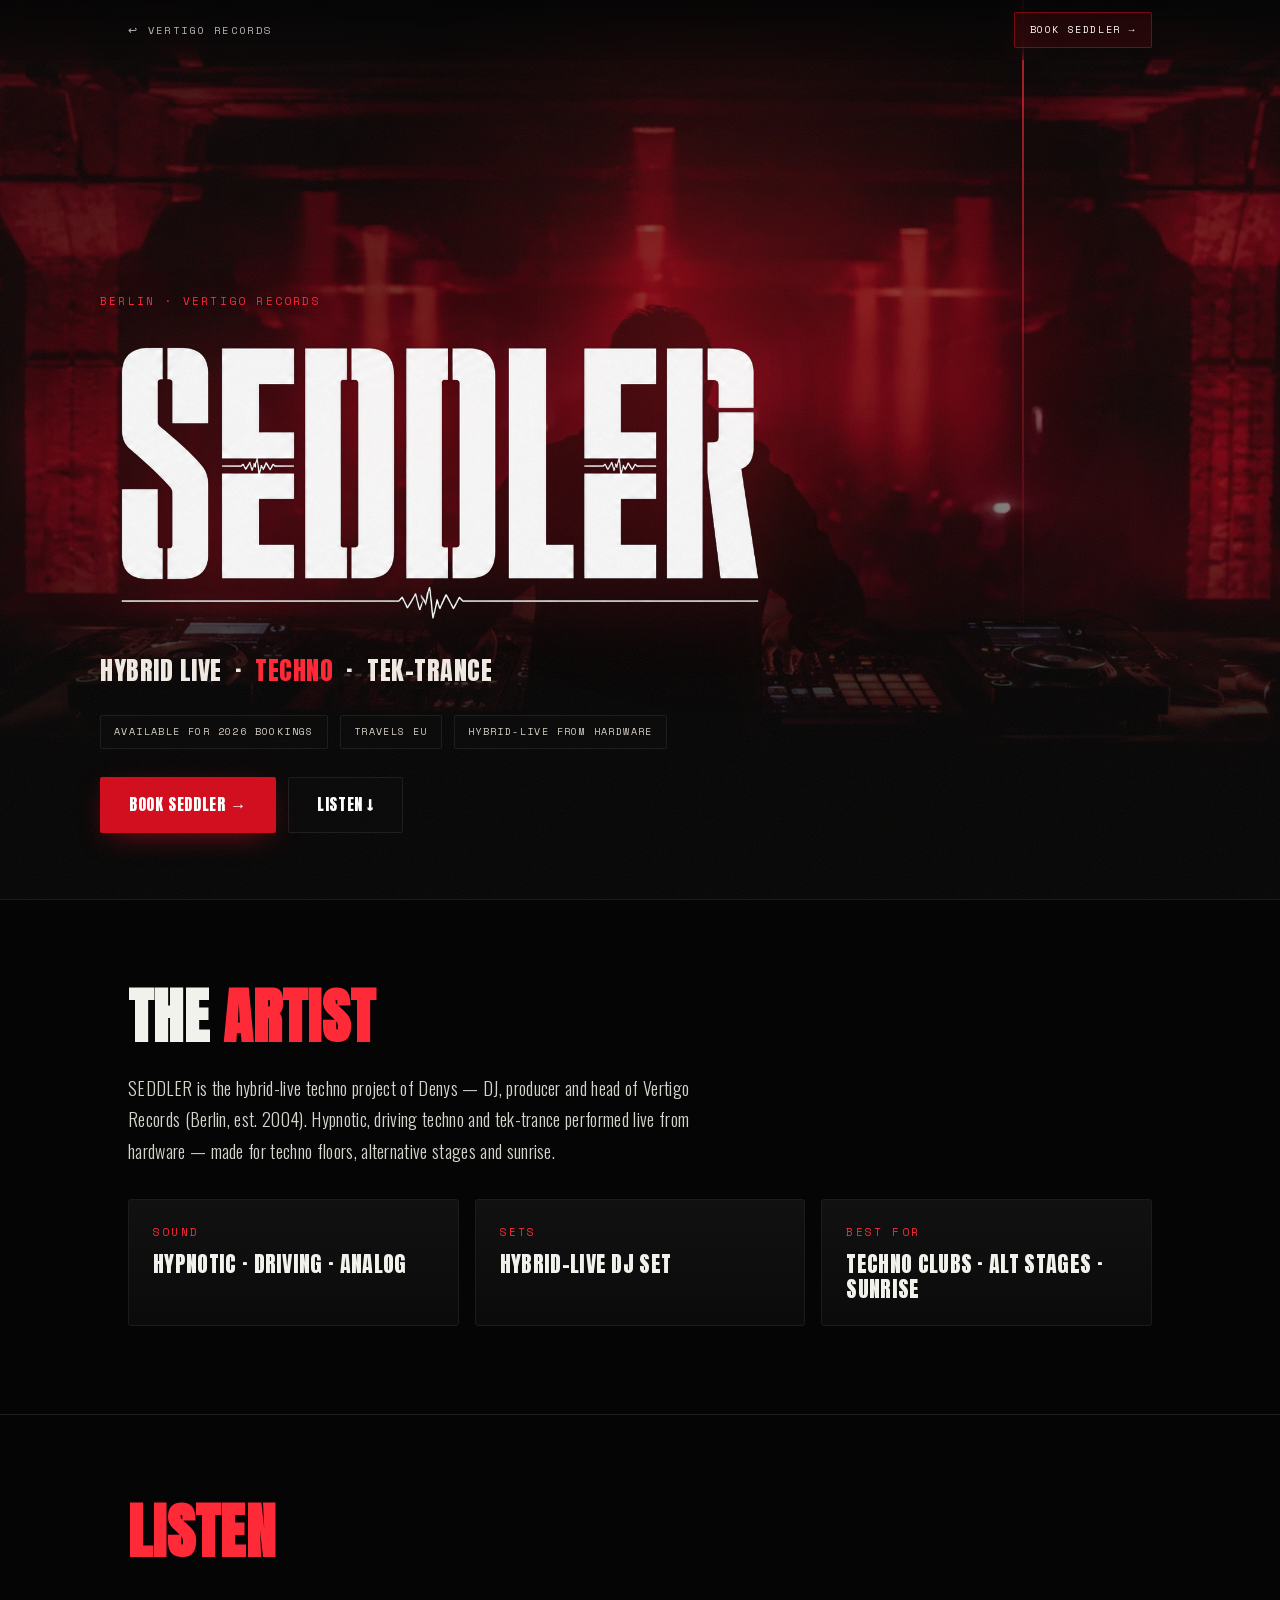
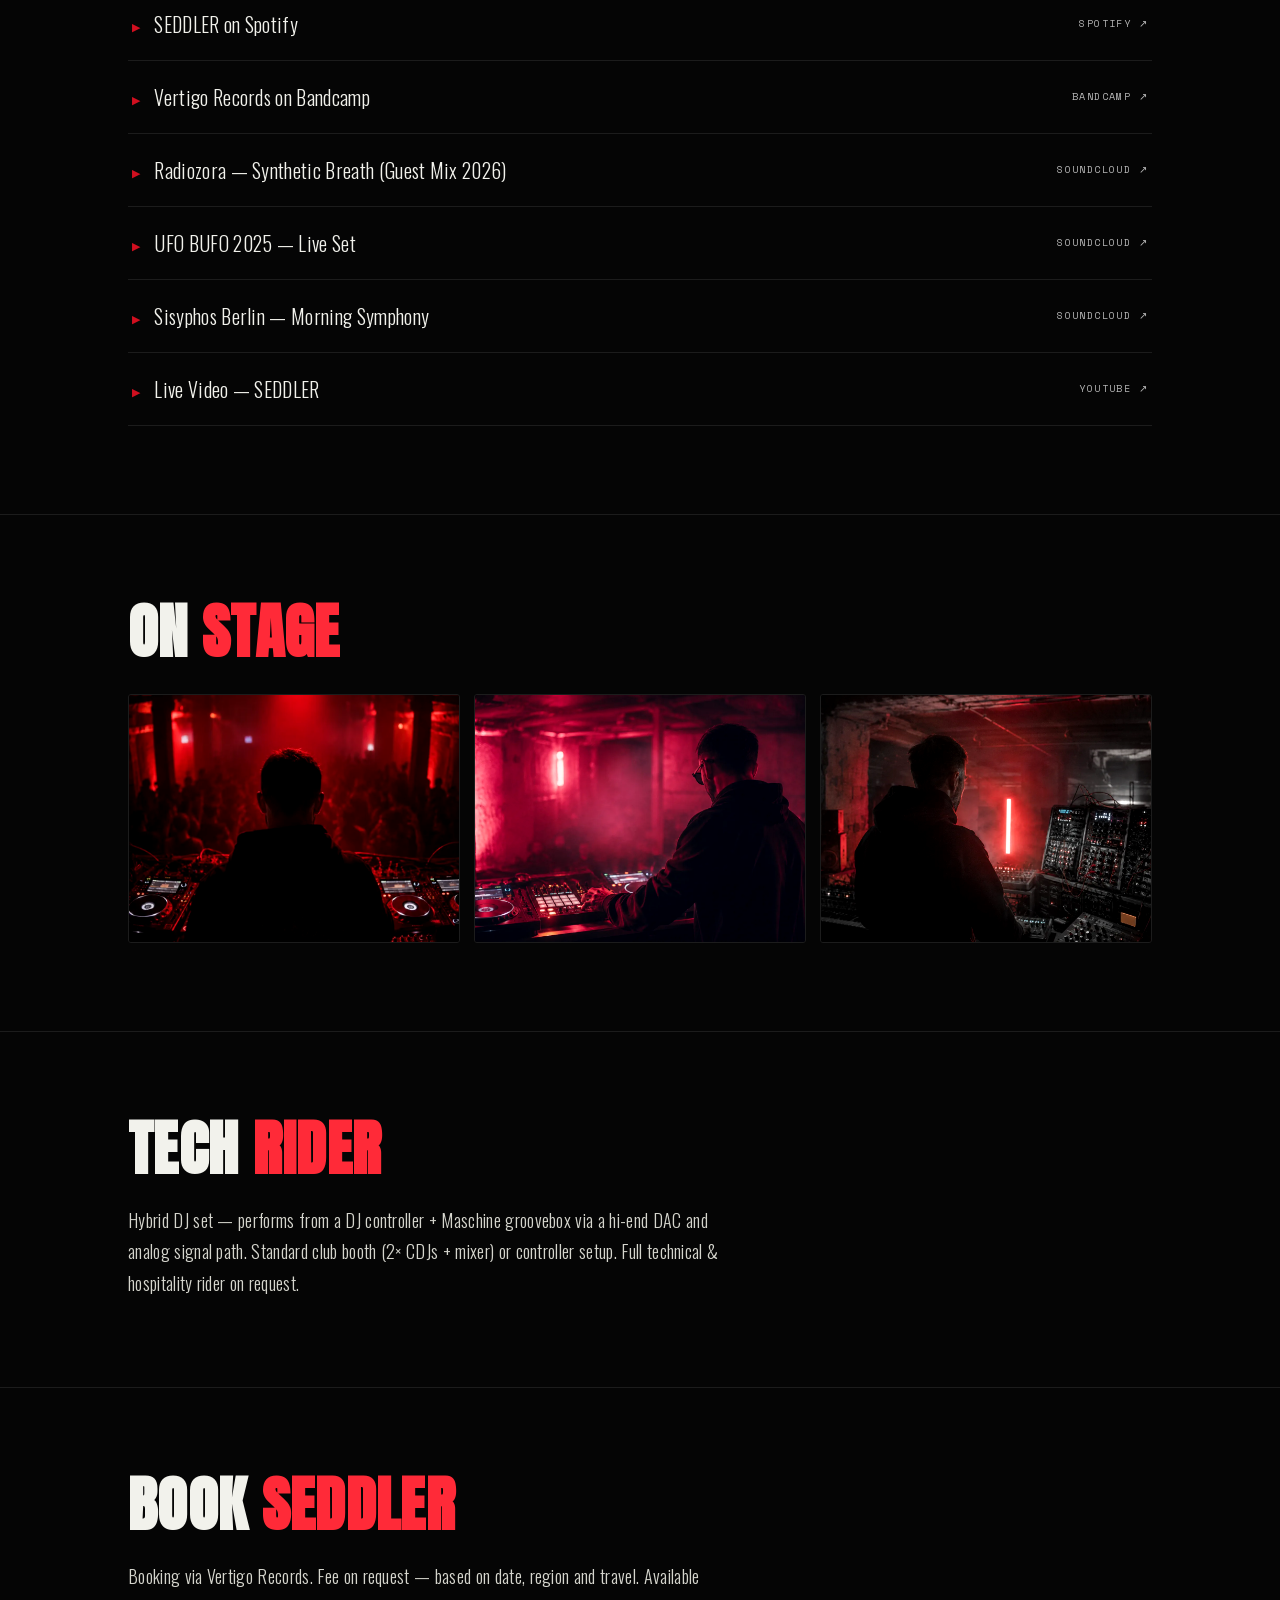
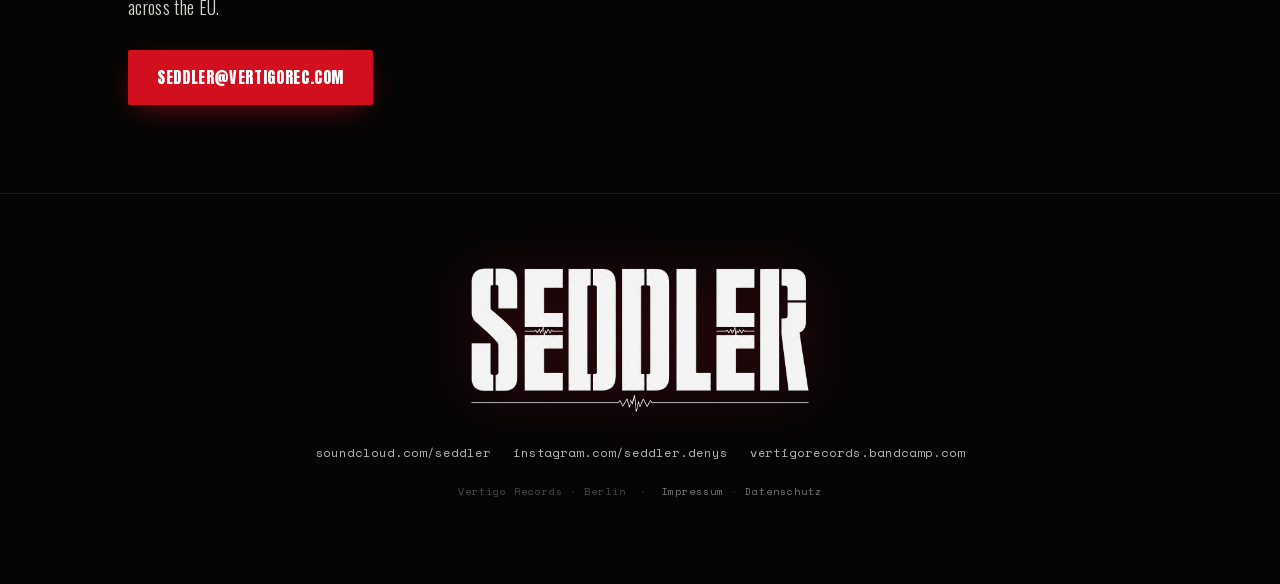
<file: seddler.html>
<!DOCTYPE html>
<html lang="en">
<head>
<meta charset="UTF-8">
<meta name="viewport" content="width=device-width, initial-scale=1.0">
<title>SEDDLER — EPK</title>
<meta name="description" content="SEDDLER — hybrid live techno & tek-trance from Berlin. Driving, hypnotic, performed live. Booking via Vertigo Records, available across the EU.">
<link rel="canonical" href="https://vertigorec.com/seddler.html">
<link rel="icon" href="img/vertigo_logo.png">
<meta name="theme-color" content="#050505">
<meta property="og:type" content="website">
<meta property="og:site_name" content="Vertigo Records">
<meta property="og:title" content="SEDDLER — Hybrid Live Techno · Tek-Trance">
<meta property="og:description" content="Driving, hypnotic techno performed live. Booking via Vertigo Records — Berlin, est. 2004.">
<meta property="og:url" content="https://vertigorec.com/seddler.html">
<meta property="og:image" content="https://vertigorec.com/img/seddler/epk_hero.png">
<meta property="og:image:width" content="1672"><meta property="og:image:height" content="941">
<meta name="twitter:card" content="summary_large_image">
<meta name="twitter:title" content="SEDDLER — Hybrid Live Techno · Tek-Trance">
<meta name="twitter:description" content="Driving, hypnotic techno performed live. Booking via Vertigo Records.">
<meta name="twitter:image" content="https://vertigorec.com/img/seddler/epk_hero.png">
<link rel="stylesheet" href="fonts.css">
<style>
  :root{
    --black:#050505; --graphite:#0F0F0F; --steel:#1C1C1C; --machine:#4A4A4A;
    --dust:#B8B8B8; --white:#F2F2EC; --crimson:#D10F1F; --crimson-lo:#FF2A38; --blood:#6F050B;
    --edge:rgba(255,255,255,.08);
  }
  *{margin:0;padding:0;box-sizing:border-box}
  html{scroll-behavior:smooth}
  :target{scroll-margin-top:76px}
  body{background:var(--black);color:var(--white);font-family:'Oswald',sans-serif;font-weight:300;line-height:1.6;letter-spacing:.02em;-webkit-font-smoothing:antialiased;overflow-x:hidden}
  .wrap{max-width:1080px;margin:0 auto;padding:0 28px}
  .display{font-family:'Anton',sans-serif;text-transform:uppercase;letter-spacing:.01em;line-height:.95}
  .mono{font-family:'Space Mono',monospace;letter-spacing:.2em;text-transform:uppercase;font-size:11px;color:var(--dust)}
  .crimson{color:var(--crimson-lo)}
  a{color:var(--white);text-decoration:none;transition:.2s}
  :focus-visible{outline:2px solid var(--crimson-lo);outline-offset:3px}
  section{padding:88px 0;border-bottom:1px solid var(--steel);position:relative}

  /* ── TOP BAR ──────────────────────── */
  .top{position:fixed;top:0;left:0;right:0;z-index:40;height:60px;display:flex;align-items:center;
    background:linear-gradient(to bottom,rgba(5,5,5,.82),rgba(5,5,5,0));backdrop-filter:blur(12px);-webkit-backdrop-filter:blur(12px)}
  .top .wrap{display:flex;align-items:center;justify-content:space-between;width:100%}
  .top .back{font-family:'Space Mono',monospace;font-size:10.5px;letter-spacing:.22em;text-transform:uppercase;color:var(--dust);display:inline-flex;align-items:center;gap:8px}
  .top .back:hover{color:var(--crimson-lo)}
  .top .book{font-family:'Space Mono',monospace;font-size:10px;letter-spacing:.16em;text-transform:uppercase;color:#fff;
    border:1px solid rgba(209,15,31,.5);background:rgba(209,15,31,.12);padding:9px 15px;border-radius:2px}
  .top .book:hover{background:var(--crimson);border-color:var(--crimson)}

  /* ── HERO ─────────────────────────── */
  .hero{position:relative;min-height:100vh;display:flex;align-items:flex-end;overflow:hidden;isolation:isolate;border-bottom:1px solid var(--steel)}
  .hero-photo{position:absolute;inset:0;z-index:-4;background:url("img/seddler/epk_hero.webp") center/cover no-repeat;
    animation:kenburns 30s ease-in-out infinite alternate;transform-origin:58% 42%}
  @keyframes kenburns{from{transform:scale(1.02)}to{transform:scale(1.12)}}
  .hero-grade{position:absolute;inset:0;z-index:-3;
    background:linear-gradient(to top,var(--black) 4%,rgba(5,5,5,.35) 46%,rgba(5,5,5,.55) 78%,rgba(5,5,5,.7)),
      radial-gradient(120% 80% at 72% 30%,transparent,rgba(5,5,5,.5) 88%)}
  /* crimson light sweep + breathing bloom */
  .hero-glow{position:absolute;top:34%;right:14%;width:60vmax;height:60vmax;translate:0 -50%;z-index:-3;border-radius:50%;pointer-events:none;
    background:radial-gradient(circle,rgba(209,15,31,.32),rgba(111,5,11,.12) 42%,transparent 70%);filter:blur(30px);
    animation:emberpulse 5s ease-in-out infinite}
  @keyframes emberpulse{0%,100%{opacity:.6;transform:translateY(-50%) scale(1)}50%{opacity:1;transform:translateY(-50%) scale(1.1)}}
  .hero-beam{position:absolute;top:0;right:20%;width:2px;height:100%;z-index:-2;background:linear-gradient(var(--crimson-lo),transparent 70%);opacity:.7}
  /* floating embers */
  .embers{position:absolute;inset:0;z-index:-2;pointer-events:none}
  .embers span{position:absolute;bottom:-10px;width:2px;height:2px;border-radius:50%;background:var(--crimson-lo);opacity:0;
    box-shadow:0 0 6px var(--crimson-lo);animation:ember 9s linear infinite}
  @keyframes ember{0%{opacity:0;transform:translateY(0)}12%{opacity:.9}100%{opacity:0;transform:translateY(-70vh)}}
  /* grain */
  .hero::after{content:"";position:absolute;inset:0;z-index:-1;opacity:.06;pointer-events:none;
    background-image:url("data:image/svg+xml,%3Csvg xmlns='http://www.w3.org/2000/svg' width='140' height='140'%3E%3Cfilter id='n'%3E%3CfeTurbulence type='fractalNoise' baseFrequency='0.85' numOctaves='2'/%3E%3C/filter%3E%3Crect width='100%25' height='100%25' filter='url(%23n)'/%3E%3C/svg%3E"),
      repeating-linear-gradient(rgba(255,255,255,.015) 0 1px,transparent 1px 3px)}
  .hero-in{position:relative;z-index:2;padding:0 0 66px;width:100%}
  .hero .ey{margin-bottom:18px;color:var(--crimson-lo);opacity:0;animation:fade 1s ease .1s forwards}
  .hero-logo{display:block;width:min(680px,90vw);height:auto;margin:6px 0 14px;filter:drop-shadow(0 6px 40px rgba(209,15,31,.28));opacity:0;animation:rise 1s cubic-bezier(.2,.7,.2,1) .2s forwards}
  .sr-only{position:absolute;width:1px;height:1px;padding:0;margin:-1px;overflow:hidden;clip:rect(0,0,0,0);white-space:nowrap;border:0}
  .hero .tag{font-family:'Anton',sans-serif;text-transform:uppercase;font-size:clamp(16px,2.6vw,26px);letter-spacing:.02em;color:#efe9e2;opacity:0;animation:fade 1s ease .45s forwards}
  .hero .tag b{color:var(--crimson-lo);font-weight:400}
  .hero-meta{display:flex;gap:12px;flex-wrap:wrap;margin-top:24px;opacity:0;animation:fade 1s ease .6s forwards}
  .hero-meta span{font-family:'Space Mono',monospace;font-size:10px;letter-spacing:.14em;text-transform:uppercase;color:#d8d2c8;
    border:1px solid var(--edge);background:rgba(15,15,15,.5);padding:8px 13px;border-radius:2px}
  .hero-cta{margin-top:28px;display:flex;gap:12px;flex-wrap:wrap;opacity:0;animation:fade 1s ease .75s forwards}
  @keyframes rise{from{opacity:0;transform:translateY(30px)}to{opacity:1;transform:none}}
  @keyframes fade{to{opacity:1}}

  .btn{font-family:'Anton',sans-serif;text-transform:uppercase;letter-spacing:.04em;font-size:16px;padding:14px 28px;border-radius:2px;transition:.22s;display:inline-flex;align-items:center;gap:9px;border:1px solid transparent}
  .btn.primary{background:var(--crimson);color:#fff;box-shadow:0 8px 30px -10px rgba(209,15,31,.7)}
  .btn.primary:hover{background:var(--crimson-lo);transform:translateY(-2px)}
  .btn.ghost{border-color:var(--edge);color:#fff;background:rgba(15,15,15,.4)}
  .btn.ghost:hover{border-color:var(--crimson-lo);color:var(--crimson-lo)}

  /* ── SECTIONS ─────────────────────── */
  h2.sec{font-family:'Anton',sans-serif;text-transform:uppercase;font-size:clamp(30px,5.4vw,60px);color:var(--white);margin-bottom:26px;line-height:.98}
  h2.sec em{color:var(--crimson-lo);font-style:normal}
  p.lead{font-size:18px;color:#d5d5cd;max-width:66ch;font-weight:300;line-height:1.75}
  .grid{display:grid;grid-template-columns:repeat(auto-fit,minmax(230px,1fr));gap:16px;margin-top:32px}
  .card{background:linear-gradient(180deg,#111,#0b0b0b);border:1px solid var(--steel);padding:24px;border-radius:3px;transition:border-color .25s,transform .25s}
  .card:hover{border-color:rgba(209,15,31,.5);transform:translateY(-4px)}
  .card .mono{margin-bottom:10px;color:var(--crimson-lo)}
  .card .big{font-family:'Anton',sans-serif;font-size:22px;text-transform:uppercase;line-height:1.12}

  .listen a{display:flex;justify-content:space-between;align-items:center;gap:16px;padding:20px 4px;border-bottom:1px solid var(--steel);font-size:clamp(16px,2vw,20px);font-weight:300}
  .listen a .lb{transition:padding-left .25s}
  .listen a:hover .lb{padding-left:14px;color:var(--crimson-lo)}
  .listen a .lb::before{content:"▶";color:var(--crimson);font-size:11px;margin-right:14px;vertical-align:middle}
  .listen a .go{font-family:'Space Mono',monospace;font-size:10px;letter-spacing:.14em;text-transform:uppercase;color:var(--dust);white-space:nowrap}
  .listen a:hover .go{color:#fff}

  .photos{display:grid;grid-template-columns:repeat(3,1fr);gap:14px;margin-top:32px}
  .photo{aspect-ratio:4/3;overflow:hidden;border:1px solid var(--steel);border-radius:3px;position:relative}
  .photo img{width:100%;height:100%;object-fit:cover;display:block;filter:saturate(1.05) contrast(1.06);transition:transform .5s ease}
  .photo:hover img{transform:scale(1.07)}

  footer{padding:64px 0 84px;text-align:center;border-bottom:0}
  footer .logo-img{display:block;width:min(360px,78vw);height:auto;margin:0 auto;filter:drop-shadow(0 4px 30px rgba(209,15,31,.22))}
  .socials{display:flex;gap:22px;justify-content:center;flex-wrap:wrap;margin-top:22px;font-family:'Space Mono',monospace;font-size:12px;letter-spacing:.08em}
  .socials a{color:var(--dust)} .socials a:hover{color:var(--crimson-lo)}
  .legal{margin-top:22px;font-family:'Space Mono',monospace;font-size:10px;letter-spacing:.1em;color:#4a4a4a}
  .legal a{color:#7a7a7a} .legal a:hover{color:var(--crimson-lo)}

  .reveal{opacity:0;transform:translateY(28px);transition:opacity .8s cubic-bezier(.2,.7,.2,1),transform .8s cubic-bezier(.2,.7,.2,1)}
  .reveal.in{opacity:1;transform:none}
  ::selection{background:var(--crimson);color:#fff}

  @media(max-width:760px){ .photos{grid-template-columns:1fr;max-width:420px;margin-left:auto;margin-right:auto} .top .book{display:none} }
  @media(prefers-reduced-motion:reduce){
    .hero-photo,.hero-glow,.ember,.embers span{animation:none!important}
    .hero .ey,.hero-logo,.hero .tag,.hero-meta,.hero-cta{opacity:1;animation:none}
    .reveal{opacity:1;transform:none;transition:none}
  }
</style>
</head>
<body>

  <div class="top">
    <div class="wrap">
      <a class="back" href="index.html">↩ Vertigo Records</a>
      <a class="book" href="#book">Book SEDDLER →</a>
    </div>
  </div>

  <!-- HERO -->
  <header class="hero">
    <div class="hero-photo"></div>
    <div class="hero-grade"></div>
    <div class="hero-glow"></div>
    <div class="hero-beam"></div>
    <div class="embers" aria-hidden="true"></div>
    <div class="wrap hero-in">
      <div class="mono ey">Berlin · Vertigo Records</div>
      <h1 class="display sr-only">SEDDLER</h1>
      <img class="hero-logo" src="img/logos/seddler_negative_transparent_trimmed.png?v=transparent-20260626b" alt="SEDDLER" width="680" height="180" fetchpriority="high">
      <div class="tag">Hybrid Live &nbsp;·&nbsp; <b>Techno</b> &nbsp;·&nbsp; Tek-Trance</div>
      <div class="hero-meta">
        <span>Available for 2026 bookings</span>
        <span>Travels EU</span>
        <span>Hybrid-live from hardware</span>
      </div>
      <div class="hero-cta">
        <a class="btn primary" href="#book">Book SEDDLER →</a>
        <a class="btn ghost" href="#listen">Listen ↓</a>
      </div>
    </div>
  </header>

  <!-- ABOUT -->
  <section id="about"><div class="wrap">
    <h2 class="sec">The <em>artist</em></h2>
    <p class="lead">SEDDLER is the hybrid-live techno project of Denys — DJ, producer and head of Vertigo Records (Berlin, est. 2004). Hypnotic, driving techno and tek-trance performed live from hardware — made for techno floors, alternative stages and sunrise.</p>
    <div class="grid">
      <div class="card"><div class="mono">Sound</div><div class="big">Hypnotic · Driving · Analog</div></div>
      <div class="card"><div class="mono">Sets</div><div class="big">Hybrid-live DJ set</div></div>
      <div class="card"><div class="mono">Best for</div><div class="big">Techno clubs · Alt stages · Sunrise</div></div>
    </div>
  </div></section>

  <!-- LISTEN -->
  <section id="listen"><div class="wrap listen">
    <h2 class="sec"><em>Listen</em></h2>
    <a href="https://open.spotify.com/artist/11h65xWOMKys41fgq92Xj4" target="_blank" rel="noopener"><span class="lb">SEDDLER on Spotify</span><span class="go">Spotify ↗</span></a>
    <a href="https://vertigorecords.bandcamp.com" target="_blank" rel="noopener"><span class="lb">Vertigo Records on Bandcamp</span><span class="go">Bandcamp ↗</span></a>
    <a href="https://soundcloud.com/seddler/seddler-synthetic-breath-radiozora-guest-mix" target="_blank" rel="noopener"><span class="lb">Radiozora — Synthetic Breath (Guest Mix 2026)</span><span class="go">Soundcloud ↗</span></a>
    <a href="https://soundcloud.com/seddler/ufo-bufo-10th-anniversary-2025" target="_blank" rel="noopener"><span class="lb">UFO BUFO 2025 — Live Set</span><span class="go">Soundcloud ↗</span></a>
    <a href="https://soundcloud.com/seddler/morning-techno-ymphony-circle-of-rave-sisyphos-reopening-2024" target="_blank" rel="noopener"><span class="lb">Sisyphos Berlin — Morning Symphony</span><span class="go">Soundcloud ↗</span></a>
    <a href="https://youtu.be/K6hYgSA38Uw" target="_blank" rel="noopener"><span class="lb">Live Video — SEDDLER</span><span class="go">YouTube ↗</span></a>
  </div></section>

  <!-- ON STAGE -->
  <section id="stage"><div class="wrap">
    <h2 class="sec">On <em>stage</em></h2>
    <div class="photos">
      <div class="photo"><img src="img/seddler/epk_crowd.webp" alt="SEDDLER live" loading="lazy"></div>
      <div class="photo"><img src="img/seddler/epk_booth.webp" alt="SEDDLER at the booth" loading="lazy"></div>
      <div class="photo"><img src="img/seddler/epk_hardware.webp" alt="SEDDLER hardware" loading="lazy"></div>
    </div>
  </div></section>

  <!-- TECH -->
  <section id="rider"><div class="wrap">
    <h2 class="sec">Tech <em>rider</em></h2>
    <p class="lead">Hybrid DJ set — performs from a DJ controller + Maschine groovebox via a hi-end DAC and analog signal path. Standard club booth (2× CDJs + mixer) or controller setup. Full technical &amp; hospitality rider on request.</p>
  </div></section>

  <!-- BOOKING -->
  <section id="book"><div class="wrap">
    <h2 class="sec">Book <em>SEDDLER</em></h2>
    <p class="lead">Booking via Vertigo Records. Fee on request — based on date, region and travel. Available across the EU.</p>
    <div class="hero-cta" style="opacity:1;animation:none;margin-top:26px">
      <a class="btn primary" href="mailto:seddler@vertigorec.com">seddler@vertigorec.com</a>
    </div>
  </div></section>

  <footer><div class="wrap">
    <img class="logo-img" src="img/logos/seddler_negative_transparent_trimmed.png?v=transparent-20260626b" alt="SEDDLER">
    <div class="socials">
      <a href="https://soundcloud.com/seddler" target="_blank" rel="noopener">soundcloud.com/seddler</a>
      <a href="https://www.instagram.com/seddler.denys/" target="_blank" rel="noopener">instagram.com/seddler.denys</a>
      <a href="https://vertigorecords.bandcamp.com" target="_blank" rel="noopener">vertigorecords.bandcamp.com</a>
    </div>
    <div class="legal">Vertigo Records · Berlin &nbsp;·&nbsp; <a href="impressum.html">Impressum</a> · <a href="datenschutz.html">Datenschutz</a></div>
  </div></footer>

  <script>
  (function(){
    var reduce = window.matchMedia && window.matchMedia('(prefers-reduced-motion:reduce)').matches;
    if(!reduce){
      var e=document.querySelector('.embers');
      if(e){var f=document.createDocumentFragment();
        for(var i=0;i<22;i++){var s=document.createElement('span');
          s.style.left=(i*137.5%100)+'%';s.style.animationDelay=(i%11)*0.8+'s';s.style.animationDuration=(7+(i%6))+'s';
          if(i%3===0){s.style.width=s.style.height='3px'}
          f.appendChild(s);} e.appendChild(f);}
    }
    var els=document.querySelectorAll('section');
    els.forEach(function(s){s.classList.add('reveal')});
    if(reduce||!('IntersectionObserver'in window)){els.forEach(function(s){s.classList.add('in')});return}
    var io=new IntersectionObserver(function(en){en.forEach(function(x){if(x.isIntersecting){x.target.classList.add('in');io.unobserve(x.target)}})},{threshold:.12});
    els.forEach(function(s){io.observe(s)});
  })();
  </script>
  <script data-goatcounter="https://vertigorec.goatcounter.com/count" async src="count.js"></script>
</body>
</html>
</file>
<file: fonts.css>
/* vietnamese */
@font-face {
  font-family: 'Anton';
  font-style: normal;
  font-weight: 400;
  font-display: swap;
  src: url(fonts/f1.woff2) format('woff2');
  unicode-range: U+0102-0103, U+0110-0111, U+0128-0129, U+0168-0169, U+01A0-01A1, U+01AF-01B0, U+0300-0301, U+0303-0304, U+0308-0309, U+0323, U+0329, U+1EA0-1EF9, U+20AB;
}
/* latin-ext */
@font-face {
  font-family: 'Anton';
  font-style: normal;
  font-weight: 400;
  font-display: swap;
  src: url(fonts/f2.woff2) format('woff2');
  unicode-range: U+0100-02BA, U+02BD-02C5, U+02C7-02CC, U+02CE-02D7, U+02DD-02FF, U+0304, U+0308, U+0329, U+1D00-1DBF, U+1E00-1E9F, U+1EF2-1EFF, U+2020, U+20A0-20AB, U+20AD-20C0, U+2113, U+2C60-2C7F, U+A720-A7FF;
}
/* latin */
@font-face {
  font-family: 'Anton';
  font-style: normal;
  font-weight: 400;
  font-display: swap;
  src: url(fonts/f3.woff2) format('woff2');
  unicode-range: U+0000-00FF, U+0131, U+0152-0153, U+02BB-02BC, U+02C6, U+02DA, U+02DC, U+0304, U+0308, U+0329, U+2000-206F, U+20AC, U+2122, U+2191, U+2193, U+2212, U+2215, U+FEFF, U+FFFD;
}
/* cyrillic-ext */
@font-face {
  font-family: 'Manrope';
  font-style: normal;
  font-weight: 300;
  font-display: swap;
  src: url(fonts/f9.woff2) format('woff2');
  unicode-range: U+0460-052F, U+1C80-1C8A, U+20B4, U+2DE0-2DFF, U+A640-A69F, U+FE2E-FE2F;
}
/* cyrillic */
@font-face {
  font-family: 'Manrope';
  font-style: normal;
  font-weight: 300;
  font-display: swap;
  src: url(fonts/f4.woff2) format('woff2');
  unicode-range: U+0301, U+0400-045F, U+0490-0491, U+04B0-04B1, U+2116;
}
/* greek */
@font-face {
  font-family: 'Manrope';
  font-style: normal;
  font-weight: 300;
  font-display: swap;
  src: url(fonts/f5.woff2) format('woff2');
  unicode-range: U+0370-0377, U+037A-037F, U+0384-038A, U+038C, U+038E-03A1, U+03A3-03FF;
}
/* vietnamese */
@font-face {
  font-family: 'Manrope';
  font-style: normal;
  font-weight: 300;
  font-display: swap;
  src: url(fonts/f7.woff2) format('woff2');
  unicode-range: U+0102-0103, U+0110-0111, U+0128-0129, U+0168-0169, U+01A0-01A1, U+01AF-01B0, U+0300-0301, U+0303-0304, U+0308-0309, U+0323, U+0329, U+1EA0-1EF9, U+20AB;
}
/* latin-ext */
@font-face {
  font-family: 'Manrope';
  font-style: normal;
  font-weight: 300;
  font-display: swap;
  src: url(fonts/f8.woff2) format('woff2');
  unicode-range: U+0100-02BA, U+02BD-02C5, U+02C7-02CC, U+02CE-02D7, U+02DD-02FF, U+0304, U+0308, U+0329, U+1D00-1DBF, U+1E00-1E9F, U+1EF2-1EFF, U+2020, U+20A0-20AB, U+20AD-20C0, U+2113, U+2C60-2C7F, U+A720-A7FF;
}
/* latin */
@font-face {
  font-family: 'Manrope';
  font-style: normal;
  font-weight: 300;
  font-display: swap;
  src: url(fonts/f6.woff2) format('woff2');
  unicode-range: U+0000-00FF, U+0131, U+0152-0153, U+02BB-02BC, U+02C6, U+02DA, U+02DC, U+0304, U+0308, U+0329, U+2000-206F, U+20AC, U+2122, U+2191, U+2193, U+2212, U+2215, U+FEFF, U+FFFD;
}
/* cyrillic-ext */
@font-face {
  font-family: 'Manrope';
  font-style: normal;
  font-weight: 400;
  font-display: swap;
  src: url(fonts/f9.woff2) format('woff2');
  unicode-range: U+0460-052F, U+1C80-1C8A, U+20B4, U+2DE0-2DFF, U+A640-A69F, U+FE2E-FE2F;
}
/* cyrillic */
@font-face {
  font-family: 'Manrope';
  font-style: normal;
  font-weight: 400;
  font-display: swap;
  src: url(fonts/f4.woff2) format('woff2');
  unicode-range: U+0301, U+0400-045F, U+0490-0491, U+04B0-04B1, U+2116;
}
/* greek */
@font-face {
  font-family: 'Manrope';
  font-style: normal;
  font-weight: 400;
  font-display: swap;
  src: url(fonts/f5.woff2) format('woff2');
  unicode-range: U+0370-0377, U+037A-037F, U+0384-038A, U+038C, U+038E-03A1, U+03A3-03FF;
}
/* vietnamese */
@font-face {
  font-family: 'Manrope';
  font-style: normal;
  font-weight: 400;
  font-display: swap;
  src: url(fonts/f7.woff2) format('woff2');
  unicode-range: U+0102-0103, U+0110-0111, U+0128-0129, U+0168-0169, U+01A0-01A1, U+01AF-01B0, U+0300-0301, U+0303-0304, U+0308-0309, U+0323, U+0329, U+1EA0-1EF9, U+20AB;
}
/* latin-ext */
@font-face {
  font-family: 'Manrope';
  font-style: normal;
  font-weight: 400;
  font-display: swap;
  src: url(fonts/f8.woff2) format('woff2');
  unicode-range: U+0100-02BA, U+02BD-02C5, U+02C7-02CC, U+02CE-02D7, U+02DD-02FF, U+0304, U+0308, U+0329, U+1D00-1DBF, U+1E00-1E9F, U+1EF2-1EFF, U+2020, U+20A0-20AB, U+20AD-20C0, U+2113, U+2C60-2C7F, U+A720-A7FF;
}
/* latin */
@font-face {
  font-family: 'Manrope';
  font-style: normal;
  font-weight: 400;
  font-display: swap;
  src: url(fonts/f6.woff2) format('woff2');
  unicode-range: U+0000-00FF, U+0131, U+0152-0153, U+02BB-02BC, U+02C6, U+02DA, U+02DC, U+0304, U+0308, U+0329, U+2000-206F, U+20AC, U+2122, U+2191, U+2193, U+2212, U+2215, U+FEFF, U+FFFD;
}
/* cyrillic-ext */
@font-face {
  font-family: 'Manrope';
  font-style: normal;
  font-weight: 500;
  font-display: swap;
  src: url(fonts/f9.woff2) format('woff2');
  unicode-range: U+0460-052F, U+1C80-1C8A, U+20B4, U+2DE0-2DFF, U+A640-A69F, U+FE2E-FE2F;
}
/* cyrillic */
@font-face {
  font-family: 'Manrope';
  font-style: normal;
  font-weight: 500;
  font-display: swap;
  src: url(fonts/f4.woff2) format('woff2');
  unicode-range: U+0301, U+0400-045F, U+0490-0491, U+04B0-04B1, U+2116;
}
/* greek */
@font-face {
  font-family: 'Manrope';
  font-style: normal;
  font-weight: 500;
  font-display: swap;
  src: url(fonts/f5.woff2) format('woff2');
  unicode-range: U+0370-0377, U+037A-037F, U+0384-038A, U+038C, U+038E-03A1, U+03A3-03FF;
}
/* vietnamese */
@font-face {
  font-family: 'Manrope';
  font-style: normal;
  font-weight: 500;
  font-display: swap;
  src: url(fonts/f7.woff2) format('woff2');
  unicode-range: U+0102-0103, U+0110-0111, U+0128-0129, U+0168-0169, U+01A0-01A1, U+01AF-01B0, U+0300-0301, U+0303-0304, U+0308-0309, U+0323, U+0329, U+1EA0-1EF9, U+20AB;
}
/* latin-ext */
@font-face {
  font-family: 'Manrope';
  font-style: normal;
  font-weight: 500;
  font-display: swap;
  src: url(fonts/f8.woff2) format('woff2');
  unicode-range: U+0100-02BA, U+02BD-02C5, U+02C7-02CC, U+02CE-02D7, U+02DD-02FF, U+0304, U+0308, U+0329, U+1D00-1DBF, U+1E00-1E9F, U+1EF2-1EFF, U+2020, U+20A0-20AB, U+20AD-20C0, U+2113, U+2C60-2C7F, U+A720-A7FF;
}
/* latin */
@font-face {
  font-family: 'Manrope';
  font-style: normal;
  font-weight: 500;
  font-display: swap;
  src: url(fonts/f6.woff2) format('woff2');
  unicode-range: U+0000-00FF, U+0131, U+0152-0153, U+02BB-02BC, U+02C6, U+02DA, U+02DC, U+0304, U+0308, U+0329, U+2000-206F, U+20AC, U+2122, U+2191, U+2193, U+2212, U+2215, U+FEFF, U+FFFD;
}
/* cyrillic-ext */
@font-face {
  font-family: 'Manrope';
  font-style: normal;
  font-weight: 600;
  font-display: swap;
  src: url(fonts/f9.woff2) format('woff2');
  unicode-range: U+0460-052F, U+1C80-1C8A, U+20B4, U+2DE0-2DFF, U+A640-A69F, U+FE2E-FE2F;
}
/* cyrillic */
@font-face {
  font-family: 'Manrope';
  font-style: normal;
  font-weight: 600;
  font-display: swap;
  src: url(fonts/f4.woff2) format('woff2');
  unicode-range: U+0301, U+0400-045F, U+0490-0491, U+04B0-04B1, U+2116;
}
/* greek */
@font-face {
  font-family: 'Manrope';
  font-style: normal;
  font-weight: 600;
  font-display: swap;
  src: url(fonts/f5.woff2) format('woff2');
  unicode-range: U+0370-0377, U+037A-037F, U+0384-038A, U+038C, U+038E-03A1, U+03A3-03FF;
}
/* vietnamese */
@font-face {
  font-family: 'Manrope';
  font-style: normal;
  font-weight: 600;
  font-display: swap;
  src: url(fonts/f7.woff2) format('woff2');
  unicode-range: U+0102-0103, U+0110-0111, U+0128-0129, U+0168-0169, U+01A0-01A1, U+01AF-01B0, U+0300-0301, U+0303-0304, U+0308-0309, U+0323, U+0329, U+1EA0-1EF9, U+20AB;
}
/* latin-ext */
@font-face {
  font-family: 'Manrope';
  font-style: normal;
  font-weight: 600;
  font-display: swap;
  src: url(fonts/f8.woff2) format('woff2');
  unicode-range: U+0100-02BA, U+02BD-02C5, U+02C7-02CC, U+02CE-02D7, U+02DD-02FF, U+0304, U+0308, U+0329, U+1D00-1DBF, U+1E00-1E9F, U+1EF2-1EFF, U+2020, U+20A0-20AB, U+20AD-20C0, U+2113, U+2C60-2C7F, U+A720-A7FF;
}
/* latin */
@font-face {
  font-family: 'Manrope';
  font-style: normal;
  font-weight: 600;
  font-display: swap;
  src: url(fonts/f6.woff2) format('woff2');
  unicode-range: U+0000-00FF, U+0131, U+0152-0153, U+02BB-02BC, U+02C6, U+02DA, U+02DC, U+0304, U+0308, U+0329, U+2000-206F, U+20AC, U+2122, U+2191, U+2193, U+2212, U+2215, U+FEFF, U+FFFD;
}
/* cyrillic-ext */
@font-face {
  font-family: 'Oswald';
  font-style: normal;
  font-weight: 300;
  font-display: swap;
  src: url(fonts/f10.woff2) format('woff2');
  unicode-range: U+0460-052F, U+1C80-1C8A, U+20B4, U+2DE0-2DFF, U+A640-A69F, U+FE2E-FE2F;
}
/* cyrillic */
@font-face {
  font-family: 'Oswald';
  font-style: normal;
  font-weight: 300;
  font-display: swap;
  src: url(fonts/f14.woff2) format('woff2');
  unicode-range: U+0301, U+0400-045F, U+0490-0491, U+04B0-04B1, U+2116;
}
/* vietnamese */
@font-face {
  font-family: 'Oswald';
  font-style: normal;
  font-weight: 300;
  font-display: swap;
  src: url(fonts/f11.woff2) format('woff2');
  unicode-range: U+0102-0103, U+0110-0111, U+0128-0129, U+0168-0169, U+01A0-01A1, U+01AF-01B0, U+0300-0301, U+0303-0304, U+0308-0309, U+0323, U+0329, U+1EA0-1EF9, U+20AB;
}
/* latin-ext */
@font-face {
  font-family: 'Oswald';
  font-style: normal;
  font-weight: 300;
  font-display: swap;
  src: url(fonts/f12.woff2) format('woff2');
  unicode-range: U+0100-02BA, U+02BD-02C5, U+02C7-02CC, U+02CE-02D7, U+02DD-02FF, U+0304, U+0308, U+0329, U+1D00-1DBF, U+1E00-1E9F, U+1EF2-1EFF, U+2020, U+20A0-20AB, U+20AD-20C0, U+2113, U+2C60-2C7F, U+A720-A7FF;
}
/* latin */
@font-face {
  font-family: 'Oswald';
  font-style: normal;
  font-weight: 300;
  font-display: swap;
  src: url(fonts/f13.woff2) format('woff2');
  unicode-range: U+0000-00FF, U+0131, U+0152-0153, U+02BB-02BC, U+02C6, U+02DA, U+02DC, U+0304, U+0308, U+0329, U+2000-206F, U+20AC, U+2122, U+2191, U+2193, U+2212, U+2215, U+FEFF, U+FFFD;
}
/* cyrillic-ext */
@font-face {
  font-family: 'Oswald';
  font-style: normal;
  font-weight: 400;
  font-display: swap;
  src: url(fonts/f10.woff2) format('woff2');
  unicode-range: U+0460-052F, U+1C80-1C8A, U+20B4, U+2DE0-2DFF, U+A640-A69F, U+FE2E-FE2F;
}
/* cyrillic */
@font-face {
  font-family: 'Oswald';
  font-style: normal;
  font-weight: 400;
  font-display: swap;
  src: url(fonts/f14.woff2) format('woff2');
  unicode-range: U+0301, U+0400-045F, U+0490-0491, U+04B0-04B1, U+2116;
}
/* vietnamese */
@font-face {
  font-family: 'Oswald';
  font-style: normal;
  font-weight: 400;
  font-display: swap;
  src: url(fonts/f11.woff2) format('woff2');
  unicode-range: U+0102-0103, U+0110-0111, U+0128-0129, U+0168-0169, U+01A0-01A1, U+01AF-01B0, U+0300-0301, U+0303-0304, U+0308-0309, U+0323, U+0329, U+1EA0-1EF9, U+20AB;
}
/* latin-ext */
@font-face {
  font-family: 'Oswald';
  font-style: normal;
  font-weight: 400;
  font-display: swap;
  src: url(fonts/f12.woff2) format('woff2');
  unicode-range: U+0100-02BA, U+02BD-02C5, U+02C7-02CC, U+02CE-02D7, U+02DD-02FF, U+0304, U+0308, U+0329, U+1D00-1DBF, U+1E00-1E9F, U+1EF2-1EFF, U+2020, U+20A0-20AB, U+20AD-20C0, U+2113, U+2C60-2C7F, U+A720-A7FF;
}
/* latin */
@font-face {
  font-family: 'Oswald';
  font-style: normal;
  font-weight: 400;
  font-display: swap;
  src: url(fonts/f13.woff2) format('woff2');
  unicode-range: U+0000-00FF, U+0131, U+0152-0153, U+02BB-02BC, U+02C6, U+02DA, U+02DC, U+0304, U+0308, U+0329, U+2000-206F, U+20AC, U+2122, U+2191, U+2193, U+2212, U+2215, U+FEFF, U+FFFD;
}
/* cyrillic-ext */
@font-face {
  font-family: 'Oswald';
  font-style: normal;
  font-weight: 500;
  font-display: swap;
  src: url(fonts/f10.woff2) format('woff2');
  unicode-range: U+0460-052F, U+1C80-1C8A, U+20B4, U+2DE0-2DFF, U+A640-A69F, U+FE2E-FE2F;
}
/* cyrillic */
@font-face {
  font-family: 'Oswald';
  font-style: normal;
  font-weight: 500;
  font-display: swap;
  src: url(fonts/f14.woff2) format('woff2');
  unicode-range: U+0301, U+0400-045F, U+0490-0491, U+04B0-04B1, U+2116;
}
/* vietnamese */
@font-face {
  font-family: 'Oswald';
  font-style: normal;
  font-weight: 500;
  font-display: swap;
  src: url(fonts/f11.woff2) format('woff2');
  unicode-range: U+0102-0103, U+0110-0111, U+0128-0129, U+0168-0169, U+01A0-01A1, U+01AF-01B0, U+0300-0301, U+0303-0304, U+0308-0309, U+0323, U+0329, U+1EA0-1EF9, U+20AB;
}
/* latin-ext */
@font-face {
  font-family: 'Oswald';
  font-style: normal;
  font-weight: 500;
  font-display: swap;
  src: url(fonts/f12.woff2) format('woff2');
  unicode-range: U+0100-02BA, U+02BD-02C5, U+02C7-02CC, U+02CE-02D7, U+02DD-02FF, U+0304, U+0308, U+0329, U+1D00-1DBF, U+1E00-1E9F, U+1EF2-1EFF, U+2020, U+20A0-20AB, U+20AD-20C0, U+2113, U+2C60-2C7F, U+A720-A7FF;
}
/* latin */
@font-face {
  font-family: 'Oswald';
  font-style: normal;
  font-weight: 500;
  font-display: swap;
  src: url(fonts/f13.woff2) format('woff2');
  unicode-range: U+0000-00FF, U+0131, U+0152-0153, U+02BB-02BC, U+02C6, U+02DA, U+02DC, U+0304, U+0308, U+0329, U+2000-206F, U+20AC, U+2122, U+2191, U+2193, U+2212, U+2215, U+FEFF, U+FFFD;
}
/* cyrillic-ext */
@font-face {
  font-family: 'Oswald';
  font-style: normal;
  font-weight: 600;
  font-display: swap;
  src: url(fonts/f10.woff2) format('woff2');
  unicode-range: U+0460-052F, U+1C80-1C8A, U+20B4, U+2DE0-2DFF, U+A640-A69F, U+FE2E-FE2F;
}
/* cyrillic */
@font-face {
  font-family: 'Oswald';
  font-style: normal;
  font-weight: 600;
  font-display: swap;
  src: url(fonts/f14.woff2) format('woff2');
  unicode-range: U+0301, U+0400-045F, U+0490-0491, U+04B0-04B1, U+2116;
}
/* vietnamese */
@font-face {
  font-family: 'Oswald';
  font-style: normal;
  font-weight: 600;
  font-display: swap;
  src: url(fonts/f11.woff2) format('woff2');
  unicode-range: U+0102-0103, U+0110-0111, U+0128-0129, U+0168-0169, U+01A0-01A1, U+01AF-01B0, U+0300-0301, U+0303-0304, U+0308-0309, U+0323, U+0329, U+1EA0-1EF9, U+20AB;
}
/* latin-ext */
@font-face {
  font-family: 'Oswald';
  font-style: normal;
  font-weight: 600;
  font-display: swap;
  src: url(fonts/f12.woff2) format('woff2');
  unicode-range: U+0100-02BA, U+02BD-02C5, U+02C7-02CC, U+02CE-02D7, U+02DD-02FF, U+0304, U+0308, U+0329, U+1D00-1DBF, U+1E00-1E9F, U+1EF2-1EFF, U+2020, U+20A0-20AB, U+20AD-20C0, U+2113, U+2C60-2C7F, U+A720-A7FF;
}
/* latin */
@font-face {
  font-family: 'Oswald';
  font-style: normal;
  font-weight: 600;
  font-display: swap;
  src: url(fonts/f13.woff2) format('woff2');
  unicode-range: U+0000-00FF, U+0131, U+0152-0153, U+02BB-02BC, U+02C6, U+02DA, U+02DC, U+0304, U+0308, U+0329, U+2000-206F, U+20AC, U+2122, U+2191, U+2193, U+2212, U+2215, U+FEFF, U+FFFD;
}
/* latin-ext */
@font-face {
  font-family: 'Sora';
  font-style: normal;
  font-weight: 600;
  font-display: swap;
  src: url(fonts/f101.woff) format('woff');
  unicode-range: U+0100-02BA, U+02BD-02C5, U+02C7-02CC, U+02CE-02D7, U+02DD-02FF, U+0304, U+0308, U+0329, U+1D00-1DBF, U+1E00-1E9F, U+1EF2-1EFF, U+2020, U+20A0-20AB, U+20AD-20C0, U+2113, U+2C60-2C7F, U+A720-A7FF;
}
/* latin */
@font-face {
  font-family: 'Sora';
  font-style: normal;
  font-weight: 600;
  font-display: swap;
  src: url(fonts/f102.woff) format('woff');
  unicode-range: U+0000-00FF, U+0131, U+0152-0153, U+02BB-02BC, U+02C6, U+02DA, U+02DC, U+0304, U+0308, U+0329, U+2000-206F, U+20AC, U+2122, U+2191, U+2193, U+2212, U+2215, U+FEFF, U+FFFD;
}
/* vietnamese */
@font-face {
  font-family: 'Space Grotesk';
  font-style: normal;
  font-weight: 500;
  font-display: swap;
  src: url(fonts/f15.woff2) format('woff2');
  unicode-range: U+0102-0103, U+0110-0111, U+0128-0129, U+0168-0169, U+01A0-01A1, U+01AF-01B0, U+0300-0301, U+0303-0304, U+0308-0309, U+0323, U+0329, U+1EA0-1EF9, U+20AB;
}
/* latin-ext */
@font-face {
  font-family: 'Space Grotesk';
  font-style: normal;
  font-weight: 500;
  font-display: swap;
  src: url(fonts/f16.woff2) format('woff2');
  unicode-range: U+0100-02BA, U+02BD-02C5, U+02C7-02CC, U+02CE-02D7, U+02DD-02FF, U+0304, U+0308, U+0329, U+1D00-1DBF, U+1E00-1E9F, U+1EF2-1EFF, U+2020, U+20A0-20AB, U+20AD-20C0, U+2113, U+2C60-2C7F, U+A720-A7FF;
}
/* latin */
@font-face {
  font-family: 'Space Grotesk';
  font-style: normal;
  font-weight: 500;
  font-display: swap;
  src: url(fonts/f17.woff2) format('woff2');
  unicode-range: U+0000-00FF, U+0131, U+0152-0153, U+02BB-02BC, U+02C6, U+02DA, U+02DC, U+0304, U+0308, U+0329, U+2000-206F, U+20AC, U+2122, U+2191, U+2193, U+2212, U+2215, U+FEFF, U+FFFD;
}
/* vietnamese */
@font-face {
  font-family: 'Space Grotesk';
  font-style: normal;
  font-weight: 700;
  font-display: swap;
  src: url(fonts/f15.woff2) format('woff2');
  unicode-range: U+0102-0103, U+0110-0111, U+0128-0129, U+0168-0169, U+01A0-01A1, U+01AF-01B0, U+0300-0301, U+0303-0304, U+0308-0309, U+0323, U+0329, U+1EA0-1EF9, U+20AB;
}
/* latin-ext */
@font-face {
  font-family: 'Space Grotesk';
  font-style: normal;
  font-weight: 700;
  font-display: swap;
  src: url(fonts/f16.woff2) format('woff2');
  unicode-range: U+0100-02BA, U+02BD-02C5, U+02C7-02CC, U+02CE-02D7, U+02DD-02FF, U+0304, U+0308, U+0329, U+1D00-1DBF, U+1E00-1E9F, U+1EF2-1EFF, U+2020, U+20A0-20AB, U+20AD-20C0, U+2113, U+2C60-2C7F, U+A720-A7FF;
}
/* latin */
@font-face {
  font-family: 'Space Grotesk';
  font-style: normal;
  font-weight: 700;
  font-display: swap;
  src: url(fonts/f17.woff2) format('woff2');
  unicode-range: U+0000-00FF, U+0131, U+0152-0153, U+02BB-02BC, U+02C6, U+02DA, U+02DC, U+0304, U+0308, U+0329, U+2000-206F, U+20AC, U+2122, U+2191, U+2193, U+2212, U+2215, U+FEFF, U+FFFD;
}
/* vietnamese */
@font-face {
  font-family: 'Space Mono';
  font-style: normal;
  font-weight: 400;
  font-display: swap;
  src: url(fonts/f18.woff2) format('woff2');
  unicode-range: U+0102-0103, U+0110-0111, U+0128-0129, U+0168-0169, U+01A0-01A1, U+01AF-01B0, U+0300-0301, U+0303-0304, U+0308-0309, U+0323, U+0329, U+1EA0-1EF9, U+20AB;
}
/* latin-ext */
@font-face {
  font-family: 'Space Mono';
  font-style: normal;
  font-weight: 400;
  font-display: swap;
  src: url(fonts/f19.woff2) format('woff2');
  unicode-range: U+0100-02BA, U+02BD-02C5, U+02C7-02CC, U+02CE-02D7, U+02DD-02FF, U+0304, U+0308, U+0329, U+1D00-1DBF, U+1E00-1E9F, U+1EF2-1EFF, U+2020, U+20A0-20AB, U+20AD-20C0, U+2113, U+2C60-2C7F, U+A720-A7FF;
}
/* latin */
@font-face {
  font-family: 'Space Mono';
  font-style: normal;
  font-weight: 400;
  font-display: swap;
  src: url(fonts/f20.woff2) format('woff2');
  unicode-range: U+0000-00FF, U+0131, U+0152-0153, U+02BB-02BC, U+02C6, U+02DA, U+02DC, U+0304, U+0308, U+0329, U+2000-206F, U+20AC, U+2122, U+2191, U+2193, U+2212, U+2215, U+FEFF, U+FFFD;
}
/* greek */
@font-face {
  font-family: 'Syne';
  font-style: normal;
  font-weight: 500;
  font-display: swap;
  src: url(fonts/f23.woff2) format('woff2');
  unicode-range: U+0370-0377, U+037A-037F, U+0384-038A, U+038C, U+038E-03A1, U+03A3-03FF;
}
/* latin-ext */
@font-face {
  font-family: 'Syne';
  font-style: normal;
  font-weight: 500;
  font-display: swap;
  src: url(fonts/f21.woff2) format('woff2');
  unicode-range: U+0100-02BA, U+02BD-02C5, U+02C7-02CC, U+02CE-02D7, U+02DD-02FF, U+0304, U+0308, U+0329, U+1D00-1DBF, U+1E00-1E9F, U+1EF2-1EFF, U+2020, U+20A0-20AB, U+20AD-20C0, U+2113, U+2C60-2C7F, U+A720-A7FF;
}
/* latin */
@font-face {
  font-family: 'Syne';
  font-style: normal;
  font-weight: 500;
  font-display: swap;
  src: url(fonts/f22.woff2) format('woff2');
  unicode-range: U+0000-00FF, U+0131, U+0152-0153, U+02BB-02BC, U+02C6, U+02DA, U+02DC, U+0304, U+0308, U+0329, U+2000-206F, U+20AC, U+2122, U+2191, U+2193, U+2212, U+2215, U+FEFF, U+FFFD;
}
/* greek */
@font-face {
  font-family: 'Syne';
  font-style: normal;
  font-weight: 700;
  font-display: swap;
  src: url(fonts/f23.woff2) format('woff2');
  unicode-range: U+0370-0377, U+037A-037F, U+0384-038A, U+038C, U+038E-03A1, U+03A3-03FF;
}
/* latin-ext */
@font-face {
  font-family: 'Syne';
  font-style: normal;
  font-weight: 700;
  font-display: swap;
  src: url(fonts/f21.woff2) format('woff2');
  unicode-range: U+0100-02BA, U+02BD-02C5, U+02C7-02CC, U+02CE-02D7, U+02DD-02FF, U+0304, U+0308, U+0329, U+1D00-1DBF, U+1E00-1E9F, U+1EF2-1EFF, U+2020, U+20A0-20AB, U+20AD-20C0, U+2113, U+2C60-2C7F, U+A720-A7FF;
}
/* latin */
@font-face {
  font-family: 'Syne';
  font-style: normal;
  font-weight: 700;
  font-display: swap;
  src: url(fonts/f22.woff2) format('woff2');
  unicode-range: U+0000-00FF, U+0131, U+0152-0153, U+02BB-02BC, U+02C6, U+02DA, U+02DC, U+0304, U+0308, U+0329, U+2000-206F, U+20AC, U+2122, U+2191, U+2193, U+2212, U+2215, U+FEFF, U+FFFD;
}
/* greek */
@font-face {
  font-family: 'Syne';
  font-style: normal;
  font-weight: 800;
  font-display: swap;
  src: url(fonts/f23.woff2) format('woff2');
  unicode-range: U+0370-0377, U+037A-037F, U+0384-038A, U+038C, U+038E-03A1, U+03A3-03FF;
}
/* latin-ext */
@font-face {
  font-family: 'Syne';
  font-style: normal;
  font-weight: 800;
  font-display: swap;
  src: url(fonts/f21.woff2) format('woff2');
  unicode-range: U+0100-02BA, U+02BD-02C5, U+02C7-02CC, U+02CE-02D7, U+02DD-02FF, U+0304, U+0308, U+0329, U+1D00-1DBF, U+1E00-1E9F, U+1EF2-1EFF, U+2020, U+20A0-20AB, U+20AD-20C0, U+2113, U+2C60-2C7F, U+A720-A7FF;
}
/* latin */
@font-face {
  font-family: 'Syne';
  font-style: normal;
  font-weight: 800;
  font-display: swap;
  src: url(fonts/f22.woff2) format('woff2');
  unicode-range: U+0000-00FF, U+0131, U+0152-0153, U+02BB-02BC, U+02C6, U+02DA, U+02DC, U+0304, U+0308, U+0329, U+2000-206F, U+20AC, U+2122, U+2191, U+2193, U+2212, U+2215, U+FEFF, U+FFFD;
}
</file>
